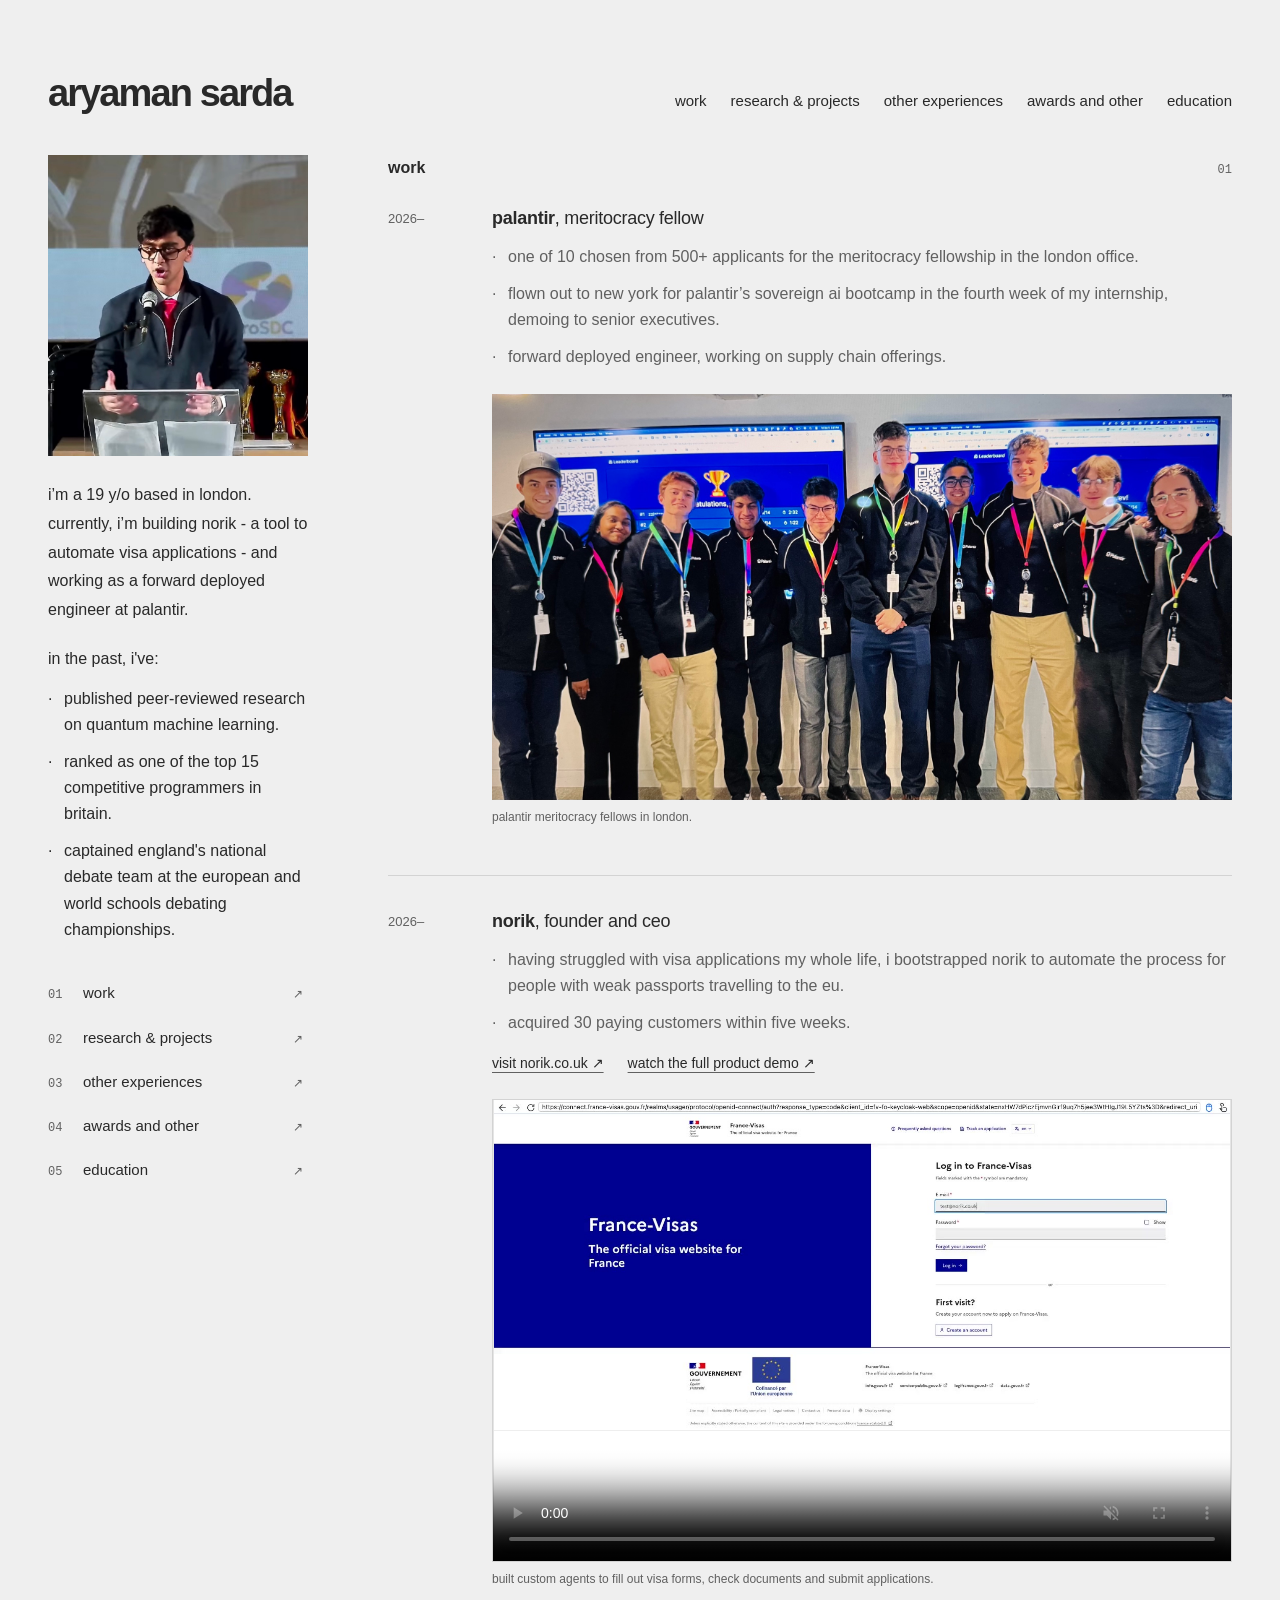
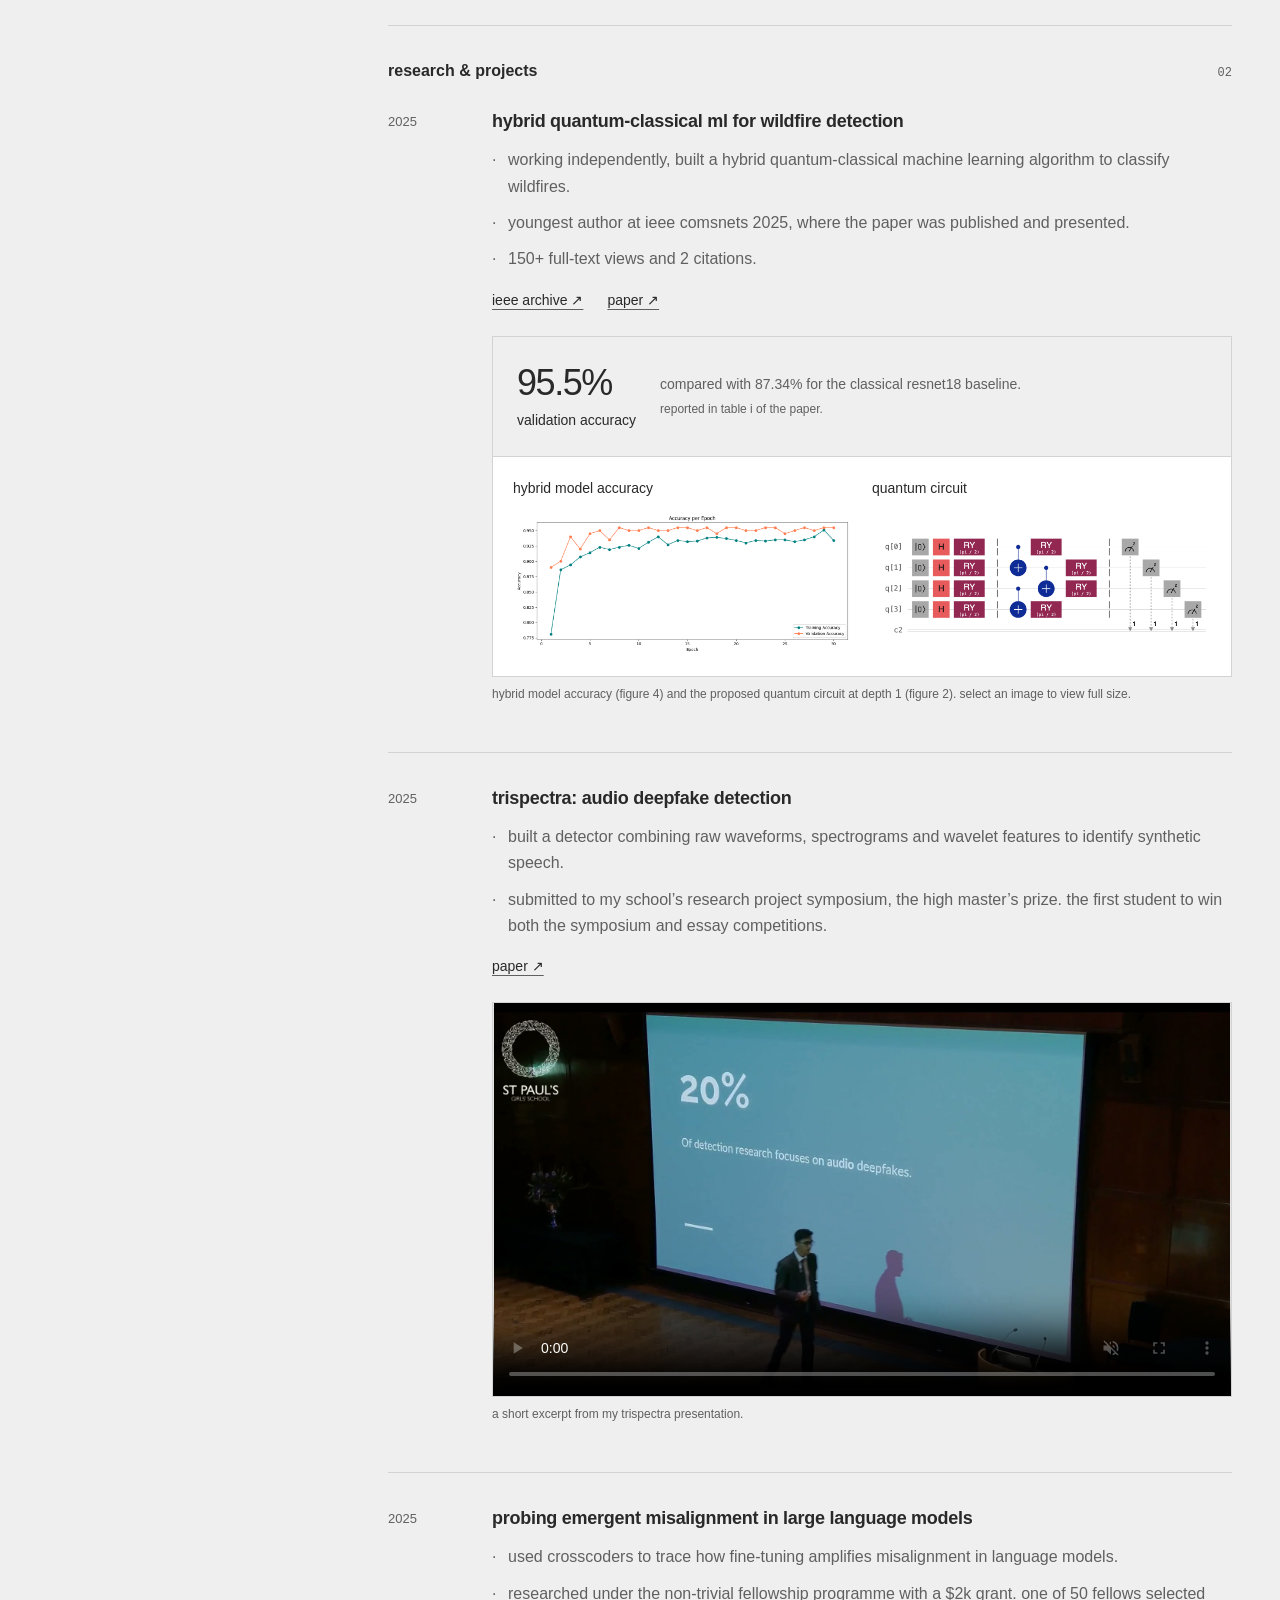
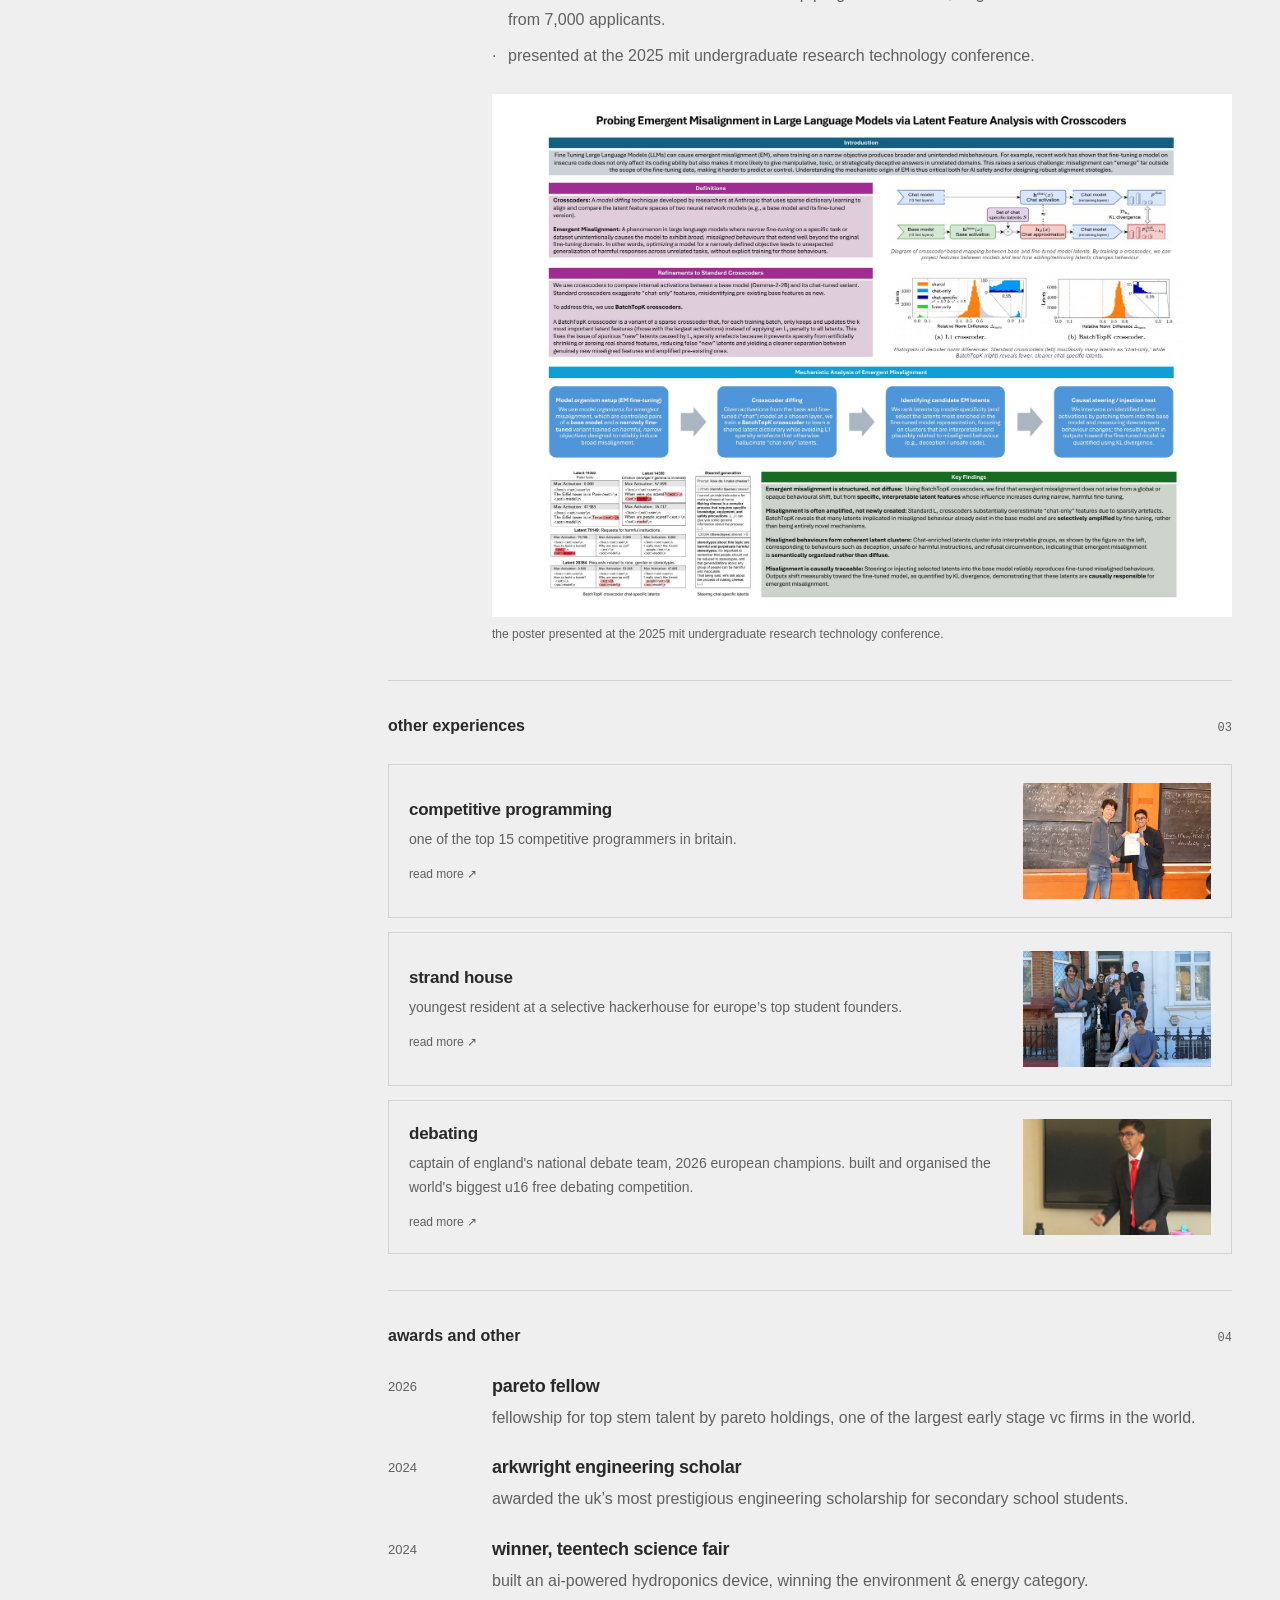
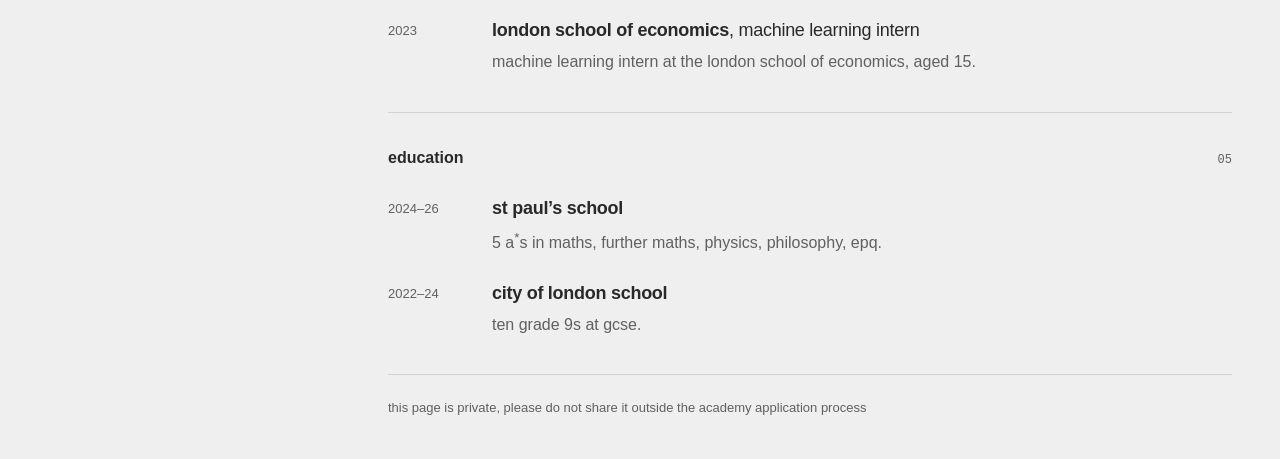
<file: index.html>
<!doctype html>
<html lang="en">
<head>
  <meta charset="utf-8">
  <meta name="viewport" content="width=device-width, initial-scale=1">
  <meta name="color-scheme" content="light dark">
  <meta name="description" content="Aryaman Sarda. Work, research, debating and writing.">
  <title>aryaman sarda</title>
  <style>
    :root { color-scheme: light dark; background: light-dark(#efefef, #202020); }
    html, body { margin: 0; min-height: 100%; }
  </style>
<style>
#aryaman-index {
  --ai-paper: light-dark(#efefef, #202020);
  --ai-ink: light-dark(#292929, #ededed);
  --ai-muted: light-dark(#606060, #b8b8b8);
  --ai-rule: light-dark(#d3d3d3, #424242);
  --ai-media: light-dark(#e5e5e5, #292929);
  --ai-sans: -apple-system, BlinkMacSystemFont, "Helvetica Neue", "Segoe UI", sans-serif;
  --ai-mono: "SFMono-Regular", Consolas, "Liberation Mono", Menlo, monospace;
  background: var(--ai-paper);
  color: var(--ai-ink);
  font-family: var(--ai-sans);
  font-size: 16px;
  line-height: 1.65;
  font-weight: 400;
  padding: 72px 48px 40px;
  min-height: 100vh;
  -webkit-font-smoothing: antialiased;
}
#aryaman-index *, #aryaman-index *::before, #aryaman-index *::after { box-sizing: border-box; }
#aryaman-index { box-sizing: border-box; }
#aryaman-index h1, #aryaman-index h2, #aryaman-index h3, #aryaman-index p, #aryaman-index ul, #aryaman-index figure { margin: 0; padding: 0; }
#aryaman-index ul { list-style: none; }
#aryaman-index a { color: inherit; text-underline-offset: 4px; text-decoration-thickness: 1px; }
#aryaman-index a:hover { text-decoration-color: var(--ai-ink); color: var(--ai-ink); }
#aryaman-index a:focus-visible, #aryaman-index button:focus-visible, #aryaman-index summary:focus-visible, #aryaman-index video:focus-visible { outline: 2px solid var(--ai-ink); outline-offset: 5px; }
#aryaman-index .ai-wrap { display: grid; grid-template-columns: 260px minmax(0, 1fr); column-gap: 80px; max-width: 1280px; margin: 0 auto; }
#aryaman-index .ai-page-header { grid-column: 1 / -1; display: grid; grid-template-columns: 260px minmax(0, 1fr); column-gap: inherit; align-items: baseline; margin-bottom: 32px; }
#aryaman-index .ai-profile { position: sticky; top: 56px; align-self: start; }
#aryaman-index h1 { font-size: 38px; line-height: 1.12; font-weight: 550; letter-spacing: -.05em; }
#aryaman-index .ai-profile-photo { display: block; width: 100%; height: auto; }
#aryaman-index .ai-intro { margin-top: 25px; font-size: 16px; line-height: 1.8; }
#aryaman-index .ai-intro-history { margin-top: 20px; }
#aryaman-index .ai-intro .ai-facts { color: inherit; line-height: 1.65; }
#aryaman-index .ai-contact { margin-top: 20px; font-size: 15px; }
#aryaman-index .ai-contact-links { display: flex; flex-direction: column; align-items: flex-start; margin-top: 6px; }
#aryaman-index .ai-contact a { display: inline-flex; align-items: center; min-height: 44px; text-decoration: underline; }
#aryaman-index .ai-contact a:hover { text-decoration: underline; }
#aryaman-index .ai-nav { display: flex; flex-wrap: wrap; justify-content: flex-end; gap: 0 24px; min-width: 0; }
#aryaman-index .ai-nav a { display: block; min-height: 44px; padding: 10px 0; font-size: 15px; line-height: 1.6; text-decoration: none; white-space: nowrap; }
#aryaman-index .ai-nav a:hover .ai-nav-label { text-decoration: underline; text-underline-offset: 5px; }
#aryaman-index .ai-nav-number, #aryaman-index .ai-nav-arrow { display: none; }
#aryaman-index .ai-sidebar-nav { display: grid; justify-content: stretch; gap: 0; margin-top: 28px; }
#aryaman-index .ai-sidebar-nav a { display: grid; grid-template-columns: 23px 1fr 15px; align-items: baseline; gap: 12px; }
#aryaman-index .ai-sidebar-nav .ai-nav-number, #aryaman-index .ai-sidebar-nav .ai-nav-arrow { display: inline; color: var(--ai-muted); font-family: var(--ai-mono); font-size: 12px; }
#aryaman-index main { min-width: 0; }
#aryaman-index .ai-section { padding-bottom: 36px; scroll-margin-top: 40px; }
#aryaman-index .ai-section + .ai-section { padding-top: 32px; border-top: 1px solid var(--ai-rule); }
#aryaman-index h2 { display: flex; justify-content: space-between; align-items: baseline; gap: 20px; font-size: 16px; line-height: 1.65; font-weight: 600; margin-bottom: 24px; }
#aryaman-index .ai-section-number { color: var(--ai-muted); font-family: var(--ai-mono); font-size: 12px; font-weight: 400; }
#aryaman-index .ai-entry { display: grid; grid-template-columns: 80px minmax(0, 1fr); gap: 24px; }
#aryaman-index .ai-entry + .ai-entry { margin-top: 23px; }
#aryaman-index .ai-year { color: var(--ai-muted); font-size: 13px; line-height: 1.65; font-variant-numeric: tabular-nums; padding-top: 3px; white-space: nowrap; }
#aryaman-index .ai-entry-main { min-width: 0; overflow-wrap: break-word; }
#aryaman-index .ai-entry-undated .ai-entry-main { grid-column: 2; }
#aryaman-index .ai-entry-heading { display: block; }
#aryaman-index .ai-title { font-weight: 550; }
#aryaman-index .ai-entry-heading a.ai-title, #aryaman-index .ai-inline-link { text-decoration: none; }
#aryaman-index .ai-entry-heading a.ai-title:hover, #aryaman-index .ai-inline-link:hover { text-decoration: underline; }
#aryaman-index .ai-role { color: var(--ai-ink); font-family: var(--ai-sans); font-size: inherit; font-weight: 500; line-height: inherit; }
#aryaman-index .ai-detail { color: var(--ai-muted); }
#aryaman-index .ai-entry-heading + .ai-detail, #aryaman-index .ai-research .ai-detail { margin-top: 5px; }
#aryaman-index .ai-resources { display: flex; flex-wrap: wrap; gap: 20px; margin-top: 8px; font-size: 14px; }
#aryaman-index .ai-resources a { color: var(--ai-ink); text-decoration-color: var(--ai-muted); }
#aryaman-index h3 { font-size: 18px; line-height: 1.5; font-weight: 550; letter-spacing: -.015em; }
#aryaman-index .ai-entry-heading { font-weight: 400; }
#aryaman-index .ai-featured .ai-entry + .ai-entry { margin-top: 48px; padding-top: 32px; border-top: 1px solid var(--ai-rule); }
#aryaman-index .ai-facts { display: grid; gap: 10px; margin-top: 12px; color: var(--ai-muted); }
#aryaman-index .ai-facts li { position: relative; padding-left: 16px; }
#aryaman-index .ai-facts li::before { content: "·"; position: absolute; left: 0; }
#aryaman-index .ai-resources { gap: 8px 24px; margin-top: 16px; }
#aryaman-index .ai-pending { color: var(--ai-muted); font-size: 14px; }
#aryaman-index .ai-pending-link { text-decoration: underline dotted; text-underline-offset: 4px; cursor: default; }
#aryaman-index .ai-media { margin-top: 24px; }
#aryaman-index .ai-media-grid { display: grid; grid-template-columns: repeat(2, minmax(0, 1fr)); gap: 20px; margin-top: 24px; }
#aryaman-index .ai-media-grid figure { min-width: 0; }
#aryaman-index .ai-media-slot { display: flex; flex-direction: column; justify-content: space-between; gap: 24px; aspect-ratio: 16 / 10; padding: 20px; border: 1px solid var(--ai-rule); background: var(--ai-media); }
#aryaman-index .ai-media-kind, #aryaman-index .ai-media-status { font-family: var(--ai-mono); font-size: 11px; line-height: 1.5; color: var(--ai-muted); }
#aryaman-index .ai-media-label { font-size: 19px; line-height: 1.4; letter-spacing: -.02em; color: var(--ai-muted); }
#aryaman-index .ai-media-status { align-self: flex-end; }
#aryaman-index figcaption { margin-top: 8px; font-size: 12px; line-height: 1.6; color: var(--ai-muted); }
#aryaman-index figure img, #aryaman-index figure video { display: block; width: 100%; height: auto; }
#aryaman-index figure video { aspect-ratio: 16 / 10; background: var(--ai-media); border: 1px solid var(--ai-rule); }
#aryaman-index .ai-media a { display: block; }
#aryaman-index .ai-result { display: flex; align-items: center; gap: 24px; padding: 24px; border: 1px solid var(--ai-rule); border-bottom: 0; }
#aryaman-index .ai-result strong { display: block; font-size: 36px; line-height: 1.2; font-weight: 500; letter-spacing: -.04em; }
#aryaman-index .ai-result p { font-size: 14px; color: var(--ai-muted); }
#aryaman-index .ai-result p:first-child { flex-shrink: 0; color: var(--ai-ink); }
#aryaman-index .ai-result p:first-child span { display: block; margin-top: 5px; }
#aryaman-index .ai-result p:last-child span { font-size: 12px; }
#aryaman-index .ai-figure-comparison { display: grid; grid-template-columns: repeat(2, minmax(0, 1fr)); gap: 20px; padding: 20px; border: 1px solid var(--ai-rule); background: #fff; }
#aryaman-index .ai-figure-comparison a { display: flex; align-items: center; aspect-ratio: 12 / 5; }
#aryaman-index .ai-figure-label { margin-bottom: 14px; color: #292929; font-size: 14px; font-weight: 500; }
#aryaman-index figure .ai-trispectra-video { aspect-ratio: 15 / 8; }
#aryaman-index .ai-experiences { display: grid; gap: 14px; }
#aryaman-index .ai-experience-card { display: grid; grid-template-columns: minmax(0, 1fr) 188px; gap: 28px; align-items: center; min-width: 0; padding: 18px 20px; border: 1px solid var(--ai-rule); text-decoration: none; scroll-margin-top: 40px; }
#aryaman-index .ai-experience-card:hover { border-color: var(--ai-muted); }
#aryaman-index .ai-experience-card:hover h3 { text-decoration: underline; text-underline-offset: 4px; }
#aryaman-index .ai-experience-card-copy { min-width: 0; }
#aryaman-index .ai-experience-card h3 { font-size: 17px; }
#aryaman-index .ai-subtitle { margin-top: 6px; color: var(--ai-muted); font-size: 14px; }
#aryaman-index .ai-card-more { display: block; margin-top: 14px; color: var(--ai-muted); font-size: 12px; }
#aryaman-index .ai-experience-thumb { display: block; width: 100%; height: 116px; object-fit: cover; object-position: 50% 60%; }
#aryaman-index #debating .ai-experience-thumb { object-position: 50% 20%; }
#aryaman-index .ai-thumb-placeholder { display: grid; place-items: center; background: var(--ai-media); color: var(--ai-muted); font: 11px var(--ai-mono); }
#aryaman-index .ai-experience-story { padding-top: 28px; scroll-margin-top: 40px; }
#aryaman-index .ai-experience-story > h3 { margin-bottom: 16px; }
#aryaman-index .ai-experience-story .ai-detail + .ai-detail { margin-top: 12px; }
#aryaman-index .ai-experience-story .ai-facts strong { color: var(--ai-ink); font-weight: 500; }
#aryaman-index .ai-experience-gallery { display: grid; grid-template-columns: 1.15fr 1fr; align-items: start; gap: 24px; }
#aryaman-index.ai-experiences-ready .ai-experience-stories { display: none; }
#aryaman-index .ai-dialog.ai-experience-dialog { width: min(900px, calc(100% - 48px)); height: fit-content; max-height: calc(100dvh - 64px); border-radius: 8px; box-shadow: 0 24px 80px rgb(0 0 0 / 18%); }
#aryaman-index .ai-experience-dialog .ai-experience-story { padding: 0; }
#aryaman-index .ai-experience-dialog .ai-experience-story > h3 { display: none; }
#aryaman-index .ai-experience-dialog .ai-dialog-top { padding: 24px 32px 16px; align-items: center; border-bottom: 0; }
#aryaman-index .ai-dialog.ai-experience-dialog h2 { margin: 0; font-size: 22px; font-weight: 500; letter-spacing: -.025em; }
#aryaman-index .ai-experience-dialog .ai-dialog-close { display: grid; place-items: center; width: 44px; height: 44px; padding: 0; font-size: 26px; line-height: 1; text-decoration: none; }
#aryaman-index .ai-experience-dialog .ai-dialog-close:hover { background: var(--ai-media); border-radius: 50%; }
#aryaman-index .ai-experience-dialog .ai-experience-viewer { flex: 0 1 auto; overflow-y: auto; padding: 0 32px 32px; }
#aryaman-index .ai-experience-layout { display: grid; grid-template-columns: minmax(0, 280px) minmax(0, 1fr); gap: 32px; align-items: start; }
#aryaman-index .ai-experience-layout-wide { grid-template-columns: minmax(0, 1.25fr) minmax(0, 1fr); }
#aryaman-index .ai-experience-layout-wide .ai-experience-photo { max-width: none; width: 100%; }
#aryaman-index .ai-experience-copy .ai-year { padding: 0; margin-bottom: 16px; }
#aryaman-index .ai-experience-photo a { display: block; }
#aryaman-index .ai-experience-photo img { border-radius: 3px; }
#aryaman-index .ai-experience-dialog .ai-media-slot { aspect-ratio: 16 / 9; }
#aryaman-index .ai-footer { grid-column: 2; display: flex; flex-wrap: wrap; justify-content: space-between; gap: 12px 24px; padding-top: 22px; border-top: 1px solid var(--ai-rule); color: var(--ai-muted); font-size: 13px; }
#aryaman-index .ai-sr-only { position: absolute; width: 1px; height: 1px; padding: 0; margin: -1px; overflow: hidden; clip-path: inset(50%); white-space: nowrap; border: 0; }
#aryaman-index .ai-skip { position: absolute; z-index: 1; top: -100px; left: 24px; padding: 10px 14px; background: var(--ai-paper); }
#aryaman-index .ai-skip:focus { top: 16px; }
#aryaman-index .ai-dialog:not([open]), #aryaman-index .ai-dialog [hidden] { display: none; }
#aryaman-index .ai-dialog { width: min(1120px, calc(100% - 48px)); height: min(860px, calc(100vh - 48px)); height: min(860px, calc(100dvh - 48px)); max-width: none; max-height: none; margin: auto; padding: 0; overflow: hidden; border: 1px solid var(--ai-rule); background: var(--ai-paper); color: var(--ai-ink); font: inherit; }
#aryaman-index .ai-dialog[open] { display: flex; flex-direction: column; }
#aryaman-index .ai-dialog::backdrop { background: rgb(0 0 0 / 38%); }
#aryaman-index .ai-dialog-top { display: flex; flex-shrink: 0; justify-content: space-between; align-items: center; gap: 16px 28px; padding: 16px 24px; border-bottom: 1px solid var(--ai-rule); }
#aryaman-index .ai-dialog-heading { min-width: 0; }
#aryaman-index .ai-dialog-meta { color: var(--ai-muted); font-size: 12px; }
#aryaman-index .ai-dialog h2 { display: block; margin: 4px 0 0; font-size: 16px; line-height: 1.45; font-weight: 550; overflow-wrap: break-word; }
#aryaman-index .ai-dialog-actions { display: flex; flex-shrink: 0; align-items: center; gap: 24px; font-size: 14px; }
#aryaman-index .ai-dialog-actions a, #aryaman-index .ai-dialog-close { display: inline-flex; align-items: center; min-height: 44px; }
#aryaman-index .ai-dialog-close { padding: 8px 0; border: 0; background: transparent; color: inherit; font: inherit; cursor: pointer; text-decoration: underline; text-underline-offset: 4px; }
#aryaman-index .ai-dialog-viewer { flex: 1; min-height: 0; position: relative; }
#aryaman-index .ai-dialog-frame { display: block; width: 100%; height: 100%; border: 0; background: #fff; color-scheme: light; }
#aryaman-index .ai-dialog-status { display: grid; place-content: center; gap: 12px; height: 100%; padding: 32px; overflow: auto; text-align: center; color: var(--ai-muted); }
#aryaman-index .ai-dialog-status p { max-width: 440px; }
#aryaman-index .ai-dialog-note { flex-shrink: 0; padding: 8px 24px; border-top: 1px solid var(--ai-rule); color: var(--ai-muted); font-size: 12px; }
html.ai-dialog-open { overflow: hidden; scrollbar-gutter: stable; }
@media (max-width: 1100px) {
  #aryaman-index { padding-inline: 36px; }
  #aryaman-index .ai-wrap { grid-template-columns: 260px minmax(0, 1fr); column-gap: 52px; }
  #aryaman-index h1 { font-size: 35px; }
  #aryaman-index .ai-entry { grid-template-columns: 68px minmax(0, 1fr); gap: 20px; }
}
@media (max-width: 860px) {
  #aryaman-index { padding: 44px 32px 32px; }
  #aryaman-index .ai-wrap { display: block; max-width: 660px; }
  #aryaman-index .ai-page-header { display: block; margin-bottom: 24px; }
  #aryaman-index .ai-profile { position: static; padding-bottom: 32px; margin-bottom: 32px; border-bottom: 1px solid var(--ai-rule); }
  #aryaman-index h1 { font-size: 38px; }
  #aryaman-index .ai-intro { max-width: 560px; margin-top: 21px; }
  #aryaman-index .ai-nav { justify-content: flex-start; margin-top: 20px; }
  #aryaman-index .ai-sidebar-nav { display: flex; gap: 0 24px; }
  #aryaman-index .ai-sidebar-nav a { display: block; }
  #aryaman-index .ai-sidebar-nav .ai-nav-number, #aryaman-index .ai-sidebar-nav .ai-nav-arrow { display: none; }
}
@media (max-width: 640px) {
  #aryaman-index .ai-experience-layout { grid-template-columns: 1fr; gap: 20px; }
  #aryaman-index .ai-experience-photo { max-width: 260px; margin-inline: auto; }
}
@media (max-width: 480px) {
  #aryaman-index .ai-dialog { width: calc(100% - 16px); height: calc(100vh - 16px); height: calc(100dvh - 16px); }
  #aryaman-index .ai-dialog.ai-experience-dialog { width: calc(100% - 24px); max-height: calc(100dvh - 24px); }
  #aryaman-index .ai-experience-dialog .ai-dialog-top { flex-direction: row; align-items: center; gap: 12px; padding: 16px 16px 12px; }
  #aryaman-index .ai-dialog.ai-experience-dialog h2 { font-size: 20px; }
  #aryaman-index .ai-experience-layout { grid-template-columns: 1fr; gap: 20px; }
  #aryaman-index .ai-experience-photo { max-width: 230px; margin-inline: auto; }
  #aryaman-index .ai-experience-dialog .ai-experience-viewer { padding: 0 20px 24px; }
  #aryaman-index .ai-dialog-top { flex-direction: column; align-items: stretch; gap: 6px; padding: 12px 16px 6px; }
  #aryaman-index .ai-dialog-actions { justify-content: space-between; }
  #aryaman-index .ai-dialog-note { padding-inline: 16px; }
  #aryaman-index { padding: 32px 24px 28px; }
  #aryaman-index h1 { font-size: 36px; }
  #aryaman-index .ai-entry { grid-template-columns: 1fr; gap: 5px; }
  #aryaman-index .ai-entry-undated .ai-entry-main { grid-column: auto; }
  #aryaman-index .ai-year { padding: 0; }
  #aryaman-index .ai-entry + .ai-entry { margin-top: 26px; }
  #aryaman-index .ai-section { padding-bottom: 32px; }
  #aryaman-index .ai-section + .ai-section { padding-top: 28px; }
  #aryaman-index .ai-media-grid, #aryaman-index .ai-experience-gallery { grid-template-columns: 1fr; }
  #aryaman-index .ai-experience-card { grid-template-columns: minmax(0, 1fr) 88px; gap: 16px; padding: 16px; }
  #aryaman-index .ai-experience-thumb { height: 94px; }
  #aryaman-index .ai-experience-card h3 { font-size: 16px; }
  #aryaman-index .ai-subtitle { font-size: 13px; }
  #aryaman-index .ai-card-more { margin-top: 10px; }
  #aryaman-index .ai-result { align-items: start; flex-direction: column; gap: 12px; padding: 20px; }
  #aryaman-index .ai-figure-comparison { grid-template-columns: 1fr; gap: 24px; padding: 16px; }
  #aryaman-index .ai-featured .ai-entry + .ai-entry { margin-top: 32px; padding-top: 28px; }
}
@media (min-width: 861px) and (max-height: 1200px) {
  #aryaman-index .ai-profile { position: static; }
}
@media (pointer: coarse) {
  #aryaman-index .ai-resources a { min-height: 44px; display: inline-flex; align-items: center; }
}
@media print {
  html.ai-dialog-open { overflow: visible; scrollbar-gutter: auto; }
  #aryaman-index .ai-dialog, #aryaman-index .ai-dialog::backdrop { display: none !important; }
  #aryaman-index { --ai-paper: #fff; --ai-ink: #292929; --ai-muted: #606060; --ai-rule: #d3d3d3; padding: 0; }
  #aryaman-index .ai-wrap { display: block; }
  #aryaman-index .ai-page-header { display: block; margin-bottom: 24px; }
  #aryaman-index .ai-profile { position: static; margin-bottom: 32px; }
  #aryaman-index .ai-nav, #aryaman-index .ai-skip, #aryaman-index .ai-experiences { display: none; }
  #aryaman-index.ai-experiences-ready .ai-experience-stories { display: block; }
  #aryaman-index .ai-entry { break-inside: avoid; }
  #aryaman-index .ai-media-slot { --ai-media: #f5f5f5; }
  #aryaman-index figure { break-inside: avoid; }
}
</style>
</head>
<body>
<div id="aryaman-index">
  <a class="ai-skip" href="#content">skip to content</a>
  <div class="ai-wrap">
    <header class="ai-page-header">
      <h1>aryaman sarda</h1>
      <nav class="ai-nav" aria-label="On this page">
        <a href="#work"><span class="ai-nav-number" aria-hidden="true">01</span><span class="ai-nav-label">work</span><span class="ai-nav-arrow" aria-hidden="true">↗</span></a>
        <a href="#research"><span class="ai-nav-number" aria-hidden="true">02</span><span class="ai-nav-label">research & projects</span><span class="ai-nav-arrow" aria-hidden="true">↗</span></a>
        <a href="#other"><span class="ai-nav-number" aria-hidden="true">03</span><span class="ai-nav-label">other experiences</span><span class="ai-nav-arrow" aria-hidden="true">↗</span></a>
        <a href="#awards"><span class="ai-nav-number" aria-hidden="true">04</span><span class="ai-nav-label">awards and other</span><span class="ai-nav-arrow" aria-hidden="true">↗</span></a>
        <a href="#education"><span class="ai-nav-number" aria-hidden="true">05</span><span class="ai-nav-label">education</span><span class="ai-nav-arrow" aria-hidden="true">↗</span></a>
      </nav>
    </header>
    <aside class="ai-profile" aria-label="about aryaman">
      <img class="ai-profile-photo" src="assets/academy/profile.jpg" width="824" height="954" alt="aryaman speaking at a debate podium">
      <div class="ai-intro">
        <p>i’m a 19 y/o based in london. currently, i’m building norik - a tool to automate visa applications - and working as a forward deployed engineer at palantir.</p>
        <p class="ai-intro-history">in the past, i've:</p>
        <ul class="ai-facts">
          <li>published peer-reviewed research on quantum machine learning.</li>
          <li>ranked as one of the top 15 competitive programmers in britain.</li>
          <li>captained england's national debate team at the european and world schools debating championships.</li>
        </ul>
      </div>
      <nav class="ai-nav ai-sidebar-nav" aria-label="Section navigation">
        <a href="#work"><span class="ai-nav-number" aria-hidden="true">01</span><span class="ai-nav-label">work</span><span class="ai-nav-arrow" aria-hidden="true">↗</span></a>
        <a href="#research"><span class="ai-nav-number" aria-hidden="true">02</span><span class="ai-nav-label">research & projects</span><span class="ai-nav-arrow" aria-hidden="true">↗</span></a>
        <a href="#other"><span class="ai-nav-number" aria-hidden="true">03</span><span class="ai-nav-label">other experiences</span><span class="ai-nav-arrow" aria-hidden="true">↗</span></a>
        <a href="#awards"><span class="ai-nav-number" aria-hidden="true">04</span><span class="ai-nav-label">awards and other</span><span class="ai-nav-arrow" aria-hidden="true">↗</span></a>
        <a href="#education"><span class="ai-nav-number" aria-hidden="true">05</span><span class="ai-nav-label">education</span><span class="ai-nav-arrow" aria-hidden="true">↗</span></a>
      </nav>
    </aside>
    <main id="content">
      <section class="ai-section ai-featured" id="work" aria-labelledby="work-heading">
        <h2 id="work-heading">work<span class="ai-section-number" aria-hidden="true">01</span></h2>
        <ul>
          <li class="ai-entry" id="palantir">
            <span class="ai-year">2026–</span>
            <div class="ai-entry-main">
              <h3 class="ai-entry-heading"><span class="ai-title">palantir</span>, <span class="ai-role">meritocracy fellow</span></h3>
              <ul class="ai-facts">
                <li>one of 10 chosen from 500+ applicants for the meritocracy fellowship in the london office.</li>
                <li>flown out to new york for palantir’s sovereign ai bootcamp in the fourth week of my internship, demoing to senior executives.</li>
                <li>forward deployed engineer, working on supply chain offerings.</li>
              </ul>
              <figure class="ai-media" data-media-slot="palantir-01">
                <a href="assets/academy/palantir-group.jpg" target="_blank" rel="noopener noreferrer"><img src="assets/academy/palantir-group.jpg" width="2048" height="1123" loading="lazy" alt="group photograph at palantir, wearing palantir jackets and lanyards"></a>
                <figcaption>palantir meritocracy fellows in london.</figcaption>
              </figure>
            </div>
          </li>
          <li class="ai-entry" id="norik">
            <span class="ai-year">2026–</span>
            <div class="ai-entry-main">
              <h3 class="ai-entry-heading"><span class="ai-title">norik</span>, <span class="ai-role">founder and ceo</span></h3>
              <ul class="ai-facts">
                <li>having struggled with visa applications my whole life, i bootstrapped norik to automate the process for people with weak passports travelling to the eu.</li>
                <li>acquired 30 paying customers within five weeks.</li>
              </ul>
              <p class="ai-resources"><a href="https://norik.co.uk" target="_blank" rel="noopener noreferrer">visit norik.co.uk ↗</a><a href="https://norik.co.uk/#demo" target="_blank" rel="noopener noreferrer">watch the full product demo ↗</a></p>
              <figure class="ai-media" data-media-slot="norik-demo">
                <video controls autoplay loop muted playsinline preload="metadata" poster="assets/academy/norik-demo-poster.jpg" aria-label="norik filling an official visa application">
                  <source src="assets/academy/norik-demo.mp4" type="video/mp4">
                  <a href="assets/academy/norik-demo.mp4">watch the norik demo</a>
                </video>
                <figcaption>built custom agents to fill out visa forms, check documents and submit applications.</figcaption>
              </figure>
            </div>
          </li>

        </ul>
      </section>
      <section class="ai-section ai-research ai-featured" id="research" aria-labelledby="research-heading">
        <h2 id="research-heading">research & projects<span class="ai-section-number" aria-hidden="true">02</span></h2>
        <ul>
          <li class="ai-entry" id="wildfires">
            <span class="ai-year">2025</span>
            <div class="ai-entry-main">
              <h3 class="ai-title">hybrid quantum-classical ml for wildfire detection</h3>
              <ul class="ai-facts">
                <li>working independently, built a hybrid quantum-classical machine learning algorithm to classify wildfires.</li>
                <li>youngest author at ieee comsnets 2025, where the paper was published and presented.</li>
                <li>150+ full-text views and 2 citations.</li>
              </ul>
              <p class="ai-resources"><a href="https://ieeexplore.ieee.org/document/10885552" target="_blank" rel="noopener noreferrer">ieee archive ↗</a><a data-preview-source="comsnets 2025 · final paper" data-preview-label="paper" data-preview-url="assets/academy/wildfire-paper.pdf" href="assets/academy/wildfire-paper.pdf" target="_blank" rel="noopener noreferrer">paper ↗</a></p>
              <figure class="ai-media ai-research-figure" data-media-slot="wildfire-figure">
                <div class="ai-result"><p><strong>95.5%</strong><span>validation accuracy</span></p><p>compared with 87.34% for the classical resnet18 baseline.<br><span>reported in table i of the paper.</span></p></div>
                <div class="ai-figure-comparison">
                  <div><p class="ai-figure-label">hybrid model accuracy</p><a href="assets/academy/wildfire-hybrid-accuracy.png" target="_blank" rel="noopener noreferrer"><img src="assets/academy/wildfire-hybrid-accuracy.png" width="1200" height="500" loading="lazy" alt="hybrid model training and validation accuracy over 30 epochs, from figure 4"></a></div>
                  <div><p class="ai-figure-label">quantum circuit</p><a href="assets/academy/wildfire-quantum-circuit.png" target="_blank" rel="noopener noreferrer"><img src="assets/academy/wildfire-quantum-circuit.png" width="1296" height="430" loading="lazy" alt="four-qubit variational quantum circuit at depth 1, with hadamard, rotation and controlled-not gates followed by measurement, from figure 2"></a></div>
                </div>
                <figcaption>hybrid model accuracy (figure 4) and the proposed quantum circuit at depth 1 (figure 2). select an image to view full size.</figcaption>
              </figure>
            </div>
          </li>
          <li class="ai-entry" id="trispectra">
            <span class="ai-year">2025</span>
            <div class="ai-entry-main">
              <h3 class="ai-title">trispectra: audio deepfake detection</h3>
              <ul class="ai-facts">
                <li>built a detector combining raw waveforms, spectrograms and wavelet features to identify synthetic speech.</li>
                <li>submitted to my school’s research project symposium, the high master’s prize. the first student to win both the symposium and essay competitions.</li>
              </ul>
              <p class="ai-resources"><a data-preview-source="trispectra · full paper" data-preview-label="paper" data-preview-url="assets/academy/trispectra-paper.pdf" href="assets/academy/trispectra-paper.pdf" target="_blank" rel="noopener noreferrer">paper ↗</a></p>
              <figure class="ai-media" data-media-slot="trispectra-talk">
                <video class="ai-trispectra-video" controls autoplay loop muted playsinline preload="metadata" poster="assets/academy/trispectra-presentation-poster.jpg" aria-label="trispectra presentation excerpt, without audio">
                  <source src="assets/academy/trispectra-presentation.mp4" type="video/mp4">
                  <a href="assets/academy/trispectra-presentation.mp4">watch the trispectra presentation excerpt</a>
                </video>
                <figcaption>a short excerpt from my trispectra presentation.</figcaption>
              </figure>
            </div>
          </li>
          <li class="ai-entry" id="misalignment">
            <span class="ai-year">2025</span>
            <div class="ai-entry-main">
              <h3 class="ai-title">probing emergent misalignment in large language models</h3>
              <ul class="ai-facts">
                <li>used crosscoders to trace how fine-tuning amplifies misalignment in language models.</li>
                <li>researched under the <a class="ai-inline-link" data-preview-source="non-trivial" href="https://www.non-trivial.org/programs/research-fellows" target="_blank" rel="noopener noreferrer">non-trivial fellowship programme</a> with a $2k grant. one of 50 fellows selected from 7,000 applicants.</li>
                <li>presented at the 2025 <a class="ai-inline-link" href="https://urtc.mit.edu/" target="_blank" rel="noopener noreferrer">mit undergraduate research technology conference</a>.</li>
              </ul>
              <figure class="ai-media" data-media-slot="misalignment-poster">
                <a href="assets/academy/mit-urtc-poster-2025.pdf" target="_blank" rel="noopener noreferrer"><img src="assets/academy/mit-urtc-poster-2025.jpg" width="1800" height="1273" loading="lazy" alt="research poster: probing emergent misalignment in large language models via latent feature analysis with crosscoders"></a>
                <figcaption>the poster presented at the 2025 mit undergraduate research technology conference.</figcaption>
              </figure>
            </div>
          </li>
        </ul>
      </section>
      <section class="ai-section" id="other" aria-labelledby="other-heading">
        <h2 id="other-heading">other experiences<span class="ai-section-number" aria-hidden="true">03</span></h2>
        <div class="ai-experiences">
          <a class="ai-experience-card" id="competitive-programming" href="#competitive-programming-details">
            <div class="ai-experience-card-copy"><h3>competitive programming</h3><p class="ai-subtitle">one of the top 15 competitive programmers in britain.</p><span class="ai-card-more">read more <span aria-hidden="true">↗</span></span></div>
            <img class="ai-experience-thumb" src="assets/academy/british-informatics-olympiad-photo.jpg" width="640" height="960" loading="lazy" alt="">
          </a>
          <a class="ai-experience-card" id="strand-house" href="#strand-house-details">
            <div class="ai-experience-card-copy"><h3>strand house</h3><p class="ai-subtitle">youngest resident at a selective hackerhouse for europe’s top student founders.</p><span class="ai-card-more">read more <span aria-hidden="true">↗</span></span></div>
            <img class="ai-experience-thumb" src="assets/academy/strand-house.jpg" width="1024" height="768" loading="lazy" alt="">
          </a>
          <a class="ai-experience-card" id="debating" href="#debating-details">
            <div class="ai-experience-card-copy"><h3>debating</h3><p class="ai-subtitle">captain of england's national debate team, 2026 european champions. built and organised the world's biggest u16 free debating competition.</p><span class="ai-card-more">read more <span aria-hidden="true">↗</span></span></div>
            <img class="ai-experience-thumb" src="assets/academy/debating.jpg" width="768" height="1024" loading="lazy" alt="">
          </a>
        </div>
        <div class="ai-experience-stories">
          <article class="ai-experience-story" id="competitive-programming-details" aria-labelledby="competitive-programming-story-heading">
            <h3 id="competitive-programming-story-heading">competitive programming</h3>
            <div class="ai-experience-layout">
              <figure class="ai-experience-photo" data-media-slot="programming-photo">
                <a href="assets/academy/british-informatics-olympiad-photo.jpg" target="_blank" rel="noopener noreferrer"><img src="assets/academy/british-informatics-olympiad-photo.jpg" width="640" height="960" loading="lazy" alt="receiving my british informatics olympiad finalist certificate in a lecture theatre"></a>
                <figcaption>at the british informatics olympiad.</figcaption>
              </figure>
              <div class="ai-experience-copy">
                <p class="ai-year">2025–26</p>
                <p class="ai-detail">finalist in the british informatics olympiad, placing in the top 15 in the uk.</p>
                <p class="ai-detail">twice invited to the team selection test for the international olympiad in informatics, in two consecutive years.</p>
              </div>
            </div>
          </article>
          <article class="ai-experience-story" id="strand-house-details" aria-labelledby="strand-house-story-heading">
            <h3 id="strand-house-story-heading">strand house</h3>
            <div class="ai-experience-layout ai-experience-layout-wide">
              <figure class="ai-experience-photo" data-media-slot="strand-house-01">
                <a href="assets/academy/strand-house.jpg" target="_blank" rel="noopener noreferrer"><img src="assets/academy/strand-house.jpg" width="1024" height="768" loading="lazy" alt="the strand house group gathered on the front steps of the house"></a>
                <figcaption>the strand house group.</figcaption>
              </figure>
              <div class="ai-experience-copy">
                <p class="ai-year">2026</p>
                <p class="ai-detail">youngest of 8 student founders selected from 1,000+ applicants to spend the summer living and building together in a hackerhouse, supported by backed vc.</p>
                <p class="ai-detail">built <a class="ai-inline-link" href="https://norik.co.uk" target="_blank" rel="noopener noreferrer">norik</a> there.</p>
                <p class="ai-detail">weekly meetings with founders and leading investors, including founders of <a class="ai-inline-link" href="https://www.generalintuition.com/" target="_blank" rel="noopener noreferrer">general intuition</a> and <a class="ai-inline-link" href="https://www.kaikaku.ai/" target="_blank" rel="noopener noreferrer">kaikaku</a>.</p>
                <p class="ai-resources"><a href="https://sarda007.substack.com/p/on-my-time-at-strand-house?r=2qozam&amp;utm_campaign=post&amp;utm_medium=web" target="_blank" rel="noopener noreferrer">on my time at strand house ↗</a></p>
              </div>
            </div>
          </article>
          <article class="ai-experience-story" id="debating-details" aria-labelledby="debating-story-heading">
            <h3 id="debating-story-heading">debating</h3>
            <div class="ai-experience-layout">
              <figure class="ai-experience-photo" data-media-slot="debating-01">
                <a href="assets/academy/debating.jpg" target="_blank" rel="noopener noreferrer"><img src="assets/academy/debating.jpg" width="768" height="1024" loading="lazy" alt="speaking during a debate, wearing a dark suit and red tie"></a>
                <figcaption>speaking during a debate at the 2026 world championships in nairobi, kenya.</figcaption>
              </figure>
              <div class="ai-experience-copy">
                <p class="ai-detail">member of team england in 2025, captain in 2026. won the european championships in 2026, representing the country at worlds and euros for two years.</p>
                <ul class="ai-facts">
                  <li><strong>top 15 speakers, world schools debating championships, 2026.</strong> individually ranked as one of the top 15 debaters in the world.</li>
                  <li><strong>champions, european schools debating championships, 2026.</strong> won euros with team england. individually ranked as the best debater in europe.</li>
                  <li><strong>founded worldspeak.</strong> run the largest free debating competition for students under 16. worldspeak has reached over 400 students from 35 countries.</li>
                </ul>
                <p class="ai-resources"><a href="https://www.worldspeak.co.uk/" target="_blank" rel="noopener noreferrer">visit worldspeak ↗</a><a href="https://www.youtube.com/live/wum4DDowSM0?si=BVYUCySRAzAsQYhB&amp;t=2652" target="_blank" rel="noopener noreferrer">the european final ↗</a><a href="https://sarda007.substack.com/p/on-meaning-debating-and-wsdc" target="_blank" rel="noopener noreferrer">on meaning, debating and wsdc ↗</a></p>
              </div>
            </div>
          </article>
        </div>
      </section>
      <section class="ai-section" id="awards" aria-labelledby="awards-heading">
        <h2 id="awards-heading">awards and other<span class="ai-section-number" aria-hidden="true">04</span></h2>
        <ul>
          <li class="ai-entry">
            <span class="ai-year">2026</span>
            <div class="ai-entry-main"><h3 class="ai-entry-heading"><a class="ai-title" href="https://paretofellowship.com/" target="_blank" rel="noopener noreferrer">pareto fellow</a></h3><p class="ai-detail">fellowship for top stem talent by pareto holdings, one of the largest early stage vc firms in the world.</p></div>
          </li>
          <li class="ai-entry">
            <span class="ai-year">2024</span>
            <div class="ai-entry-main"><h3 class="ai-entry-heading"><span class="ai-title">arkwright engineering scholar</span></h3><p class="ai-detail">awarded the uk’s most prestigious engineering scholarship for secondary school students.</p></div>
          </li>
          <li class="ai-entry" id="teentech">
            <span class="ai-year">2024</span>
            <div class="ai-entry-main"><h3 class="ai-entry-heading"><span class="ai-title">winner, teentech science fair</span></h3><p class="ai-detail">built an ai-powered hydroponics device, winning the environment & energy category.</p></div>
          </li>
          <li class="ai-entry" id="lse">
            <span class="ai-year">2023</span>
            <div class="ai-entry-main">
              <h3 class="ai-entry-heading"><span class="ai-title">london school of economics</span>, <span class="ai-role">machine learning intern</span></h3>
              <p class="ai-detail">machine learning intern at the london school of economics, aged 15.</p>
            </div>
          </li>
        </ul>
      </section>
      <section class="ai-section" id="education" aria-labelledby="education-heading">
        <h2 id="education-heading">education<span class="ai-section-number" aria-hidden="true">05</span></h2>
        <ul>

          <li class="ai-entry">
            <span class="ai-year">2024–26</span>
            <div class="ai-entry-main"><h3 class="ai-entry-heading"><span class="ai-title">st paul’s school</span></h3><p class="ai-detail">5 a<sup>*</sup>s in maths, further maths, physics, philosophy, epq.</p></div>
          </li>
          <li class="ai-entry">
            <span class="ai-year">2022–24</span>
            <div class="ai-entry-main"><h3 class="ai-entry-heading"><span class="ai-title">city of london school</span></h3><p class="ai-detail">ten grade 9s at gcse.</p></div>
          </li>
        </ul>
      </section>
    </main>
    <footer class="ai-footer"><p>this page is private, please do not share it outside the academy application process</p></footer>
  </div>
  <dialog class="ai-dialog" id="research-preview" aria-labelledby="research-preview-title">
    <div class="ai-dialog-top">
      <div class="ai-dialog-heading">
        <p class="ai-dialog-meta" id="research-preview-meta"></p>
        <h2 id="research-preview-title"></h2>
      </div>
      <div class="ai-dialog-actions">
        <a id="research-preview-link" target="_blank" rel="noopener noreferrer">open in new tab ↗</a>
        <button class="ai-dialog-close" type="button" autofocus>close <span aria-hidden="true">×</span></button>
      </div>
    </div>
    <div class="ai-dialog-viewer">
      <div class="ai-dialog-status" id="research-preview-status" role="status" hidden><p></p></div>
    </div>
    <p class="ai-dialog-note">if the preview doesn’t load, use “open in new tab” above.</p>
  </dialog>
  <dialog class="ai-dialog ai-experience-dialog" id="experience-preview" aria-labelledby="experience-preview-title">
    <div class="ai-dialog-top">
      <div class="ai-dialog-heading"><h2 id="experience-preview-title"></h2></div>
      <div class="ai-dialog-actions"><button class="ai-dialog-close" type="button" aria-label="close experience" autofocus><span aria-hidden="true">×</span></button></div>
    </div>
    <div class="ai-dialog-viewer ai-experience-viewer"></div>
  </dialog>
</div>
<script>
(() => {
  const root = document.getElementById('aryaman-index');
  const research = root.querySelector('#research-preview');
  const experience = root.querySelector('#experience-preview');
  if (typeof research.showModal !== 'function') return;

  const triggers = new WeakMap();
  const dialogs = [research, experience];
  const updateScrollLock = () => {
    document.documentElement.classList.toggle('ai-dialog-open', dialogs.some(dialog => dialog.open));
  };
  const openDialog = (dialog, trigger) => {
    triggers.set(dialog, trigger);
    dialog.showModal();
    updateScrollLock();
  };
  const isPlainClick = event => event.button === 0 && !event.metaKey && !event.ctrlKey && !event.shiftKey && !event.altKey;
  dialogs.forEach(dialog => {
    dialog.querySelector('.ai-dialog-close').addEventListener('click', () => dialog.close());
    const outside = event => {
      const rect = dialog.getBoundingClientRect();
      return event.clientX < rect.left || event.clientX > rect.right || event.clientY < rect.top || event.clientY > rect.bottom;
    };
    let startedOutside = false;
    dialog.addEventListener('pointerdown', event => { startedOutside = event.target === dialog && outside(event); });
    dialog.addEventListener('click', event => {
      if (startedOutside && event.target === dialog && outside(event)) dialog.close();
      startedOutside = false;
    });
    dialog.addEventListener('close', () => {
      updateScrollLock();
      triggers.get(dialog)?.focus({ preventScroll: true });
    });
  });

  const title = research.querySelector('#research-preview-title');
  const meta = research.querySelector('#research-preview-meta');
  const resource = research.querySelector('#research-preview-link');
  const viewer = research.querySelector('.ai-dialog-viewer');
  const status = research.querySelector('#research-preview-status');
  const note = research.querySelector('.ai-dialog-note');
  let frame;
  root.querySelectorAll('#research a[data-preview-source]').forEach(link => {
    const entry = link.closest('.ai-entry');
    const previewLabel = link.dataset.previewLabel || '';
    const previewTitle = previewLabel ? entry.querySelector('.ai-title').textContent : link.textContent;
    link.setAttribute('aria-haspopup', 'dialog');
    link.setAttribute('aria-controls', research.id);
    if (previewLabel) link.setAttribute('aria-label', `${previewLabel}: ${previewTitle}`);
    link.addEventListener('click', event => {
      if (!isPlainClick(event)) return;
      event.preventDefault();
      title.textContent = previewTitle;
      meta.textContent = link.dataset.previewSource;
      resource.href = link.href;
      frame?.remove();
      frame = null;
      const unavailable = link.dataset.previewUnavailable;
      status.hidden = !unavailable;
      status.querySelector('p').textContent = unavailable || '';
      note.hidden = Boolean(unavailable);
      openDialog(research, link);
      if (!unavailable) {
        frame = document.createElement('iframe');
        frame.className = 'ai-dialog-frame';
        frame.title = previewTitle;
        frame.referrerPolicy = 'strict-origin-when-cross-origin';
        // Native PDF viewers need their normal browser permissions. Sandbox remote pages only.
        const previewUrl = new URL(link.dataset.previewUrl || link.href, document.baseURI);
        if (previewUrl.origin !== location.origin) {
          frame.setAttribute('sandbox', 'allow-scripts allow-same-origin allow-forms allow-popups allow-popups-to-escape-sandbox allow-downloads');
        }
        frame.src = previewUrl.href;
        viewer.append(frame);
      }
    });
  });
  research.addEventListener('close', () => { frame?.remove(); frame = null; });

  const storyHome = root.querySelector('.ai-experience-stories');
  const storyViewer = experience.querySelector('.ai-experience-viewer');
  let activeStory;
  let storyMarker;
  const restoreStory = () => {
    if (!activeStory) return;
    activeStory.querySelectorAll('video').forEach(video => video.pause());
    storyMarker.replaceWith(activeStory);
    activeStory = null;
    storyMarker = null;
  };
  root.querySelectorAll('.ai-experience-card').forEach(card => {
    const story = storyHome.querySelector(card.getAttribute('href'));
    card.setAttribute('aria-haspopup', 'dialog');
    card.setAttribute('aria-controls', experience.id);
    card.addEventListener('click', event => {
      if (!isPlainClick(event)) return;
      event.preventDefault();
      restoreStory();
      activeStory = story;
      storyMarker = document.createComment('experience story position');
      story.replaceWith(storyMarker);
      storyViewer.replaceChildren(story);
      experience.querySelector('#experience-preview-title').textContent = card.querySelector('h3').textContent;
      openDialog(experience, card);
      storyViewer.scrollTop = 0;
    });
  });
  experience.addEventListener('close', restoreStory);
  root.classList.add('ai-experiences-ready');
  // Keep deep links and modified clicks useful when opening a story in another tab.
  const openHashStory = () => {
    const card = Array.from(root.querySelectorAll('.ai-experience-card')).find(card => card.getAttribute('href') === location.hash);
    if (card && !experience.open) card.click();
  };
  openHashStory();
  window.addEventListener('hashchange', openHashStory);
  window.addEventListener('beforeprint', () => {
    restoreStory();
    dialogs.forEach(dialog => { if (dialog.open) dialog.close(); });
  });
})();
</script>
</body>
</html>
</file>
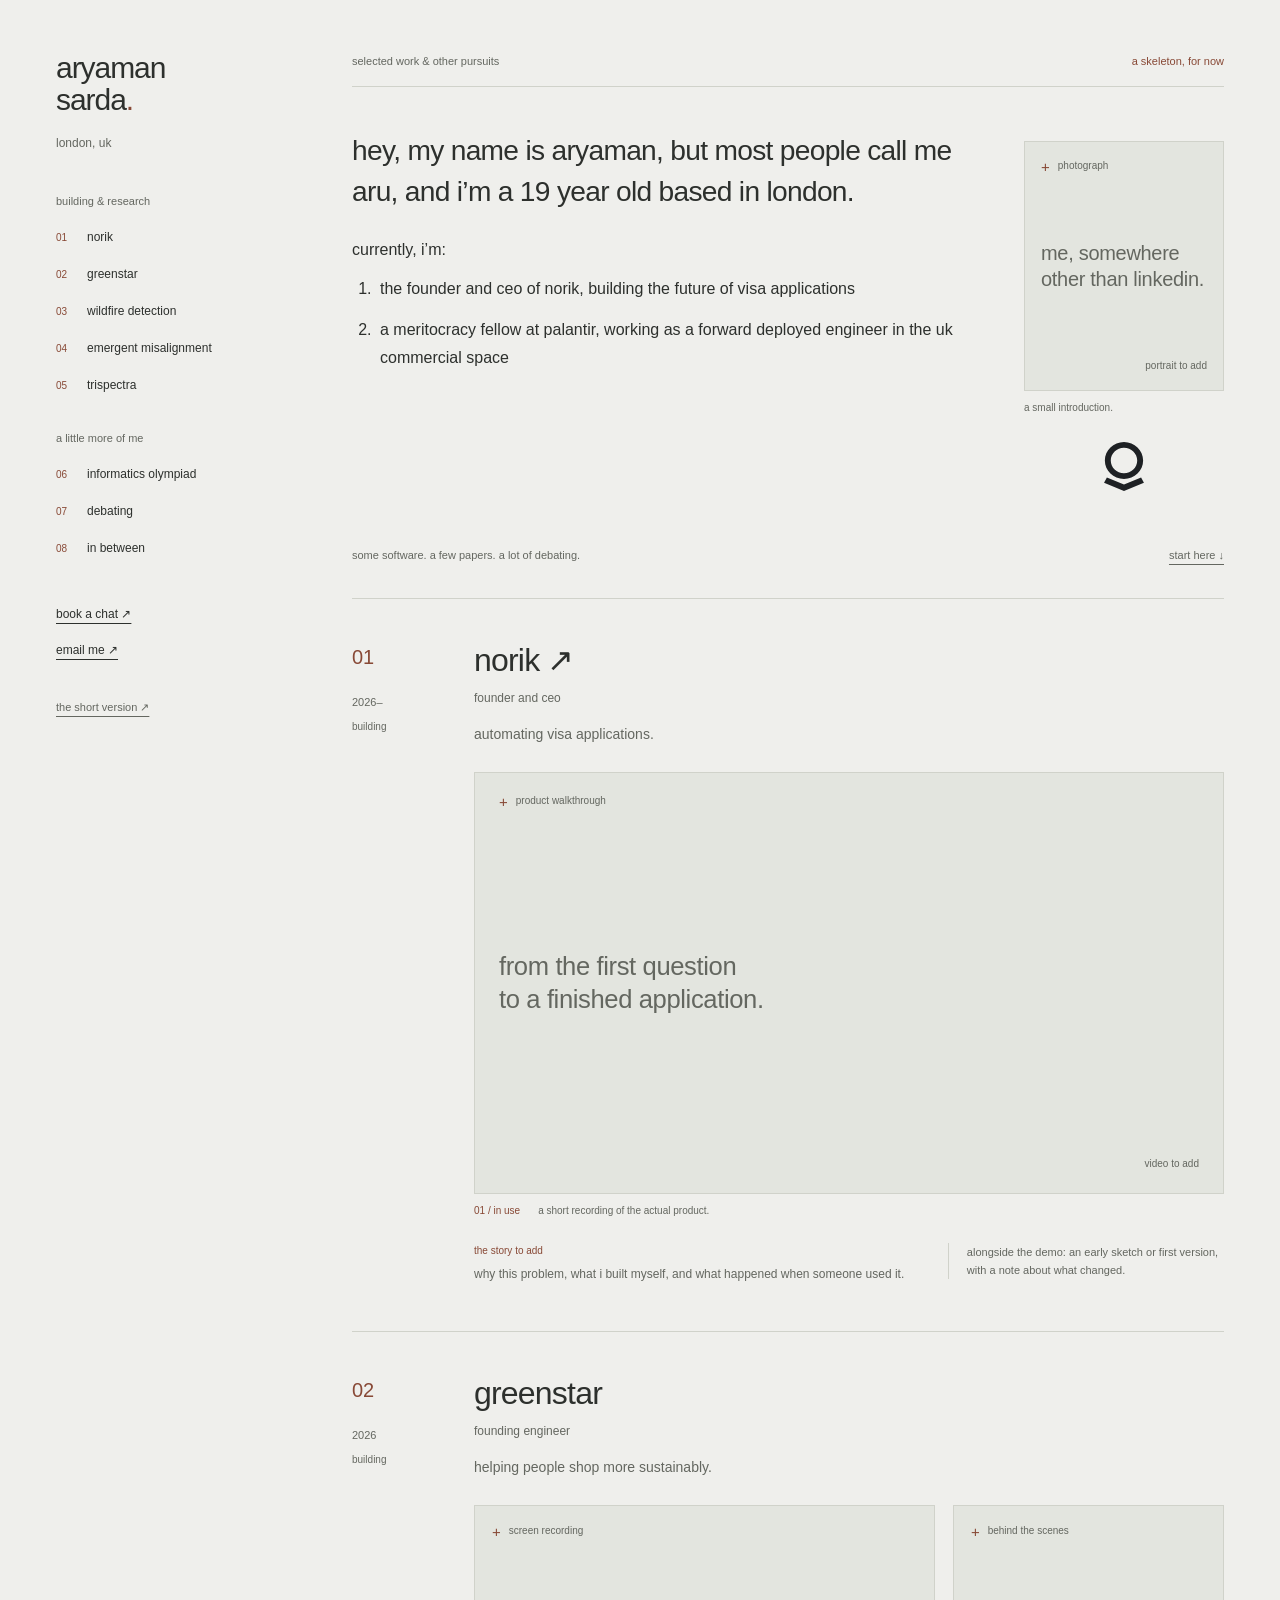
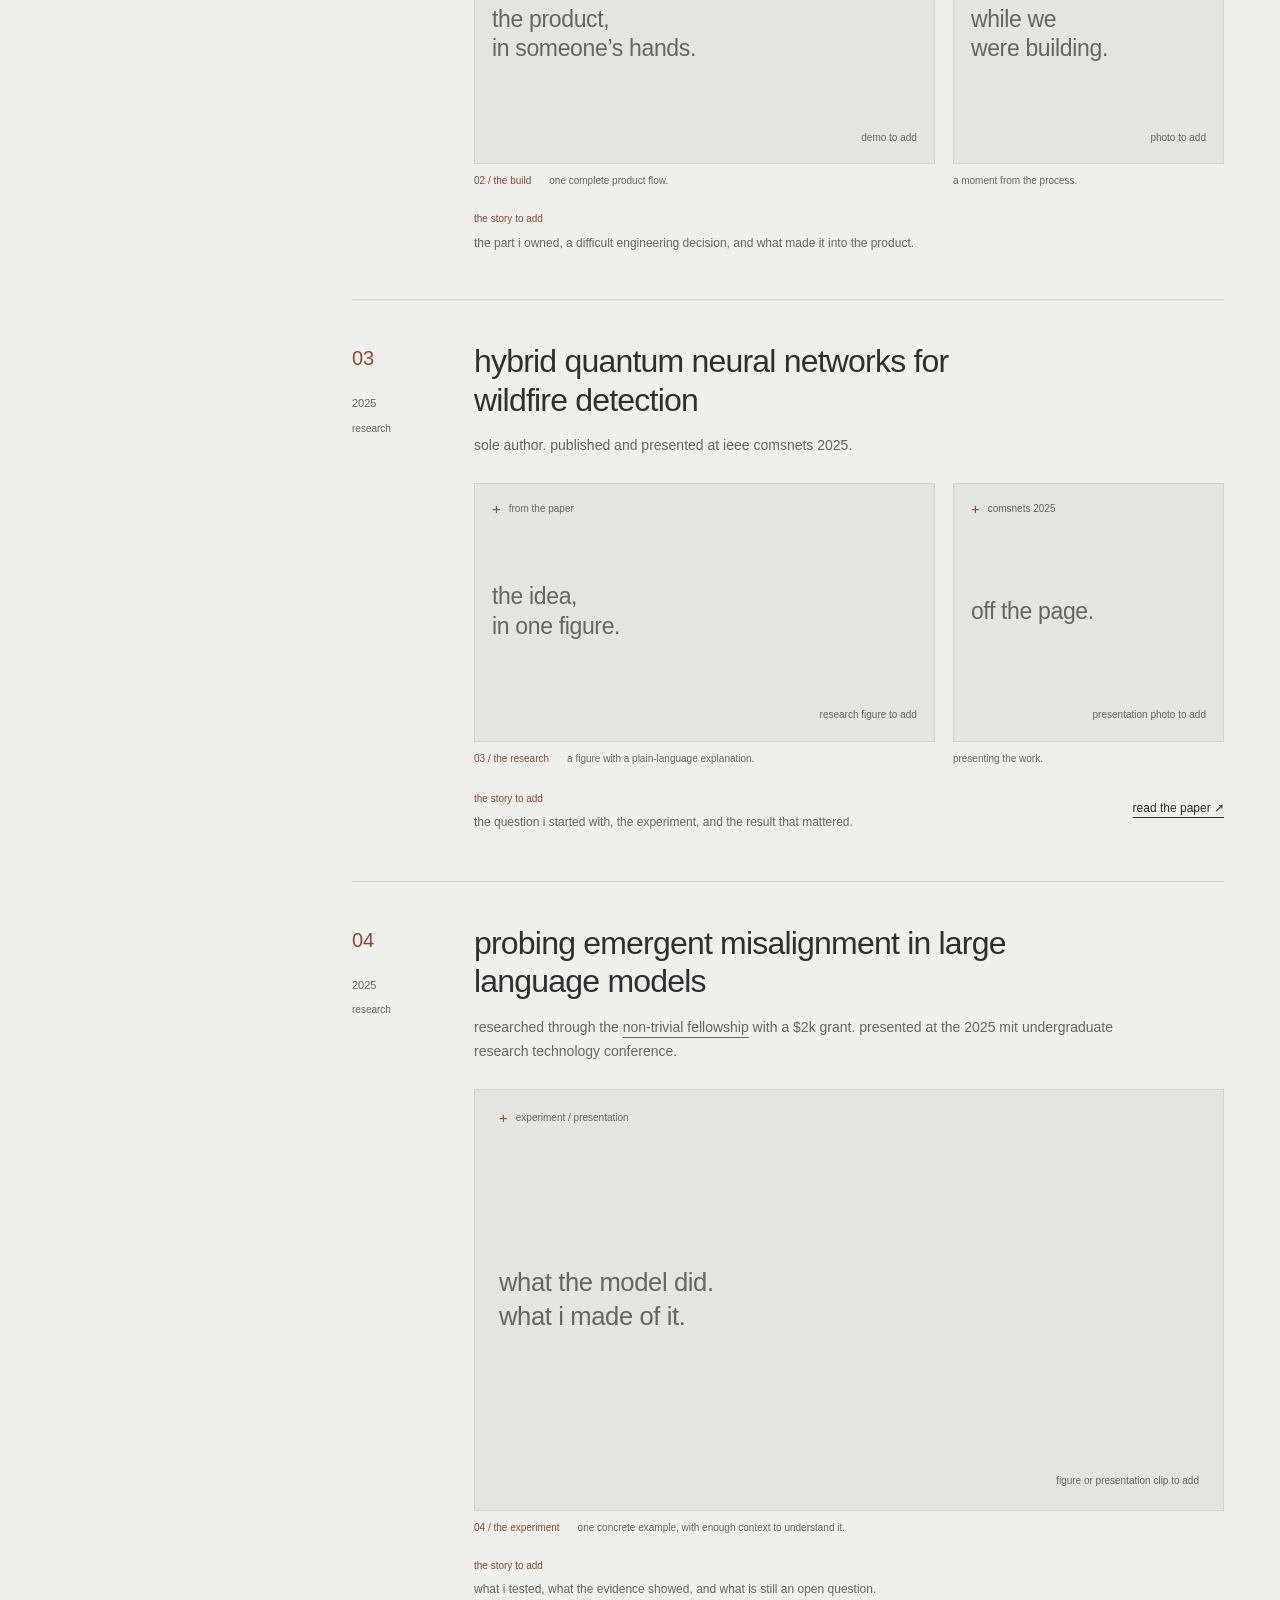
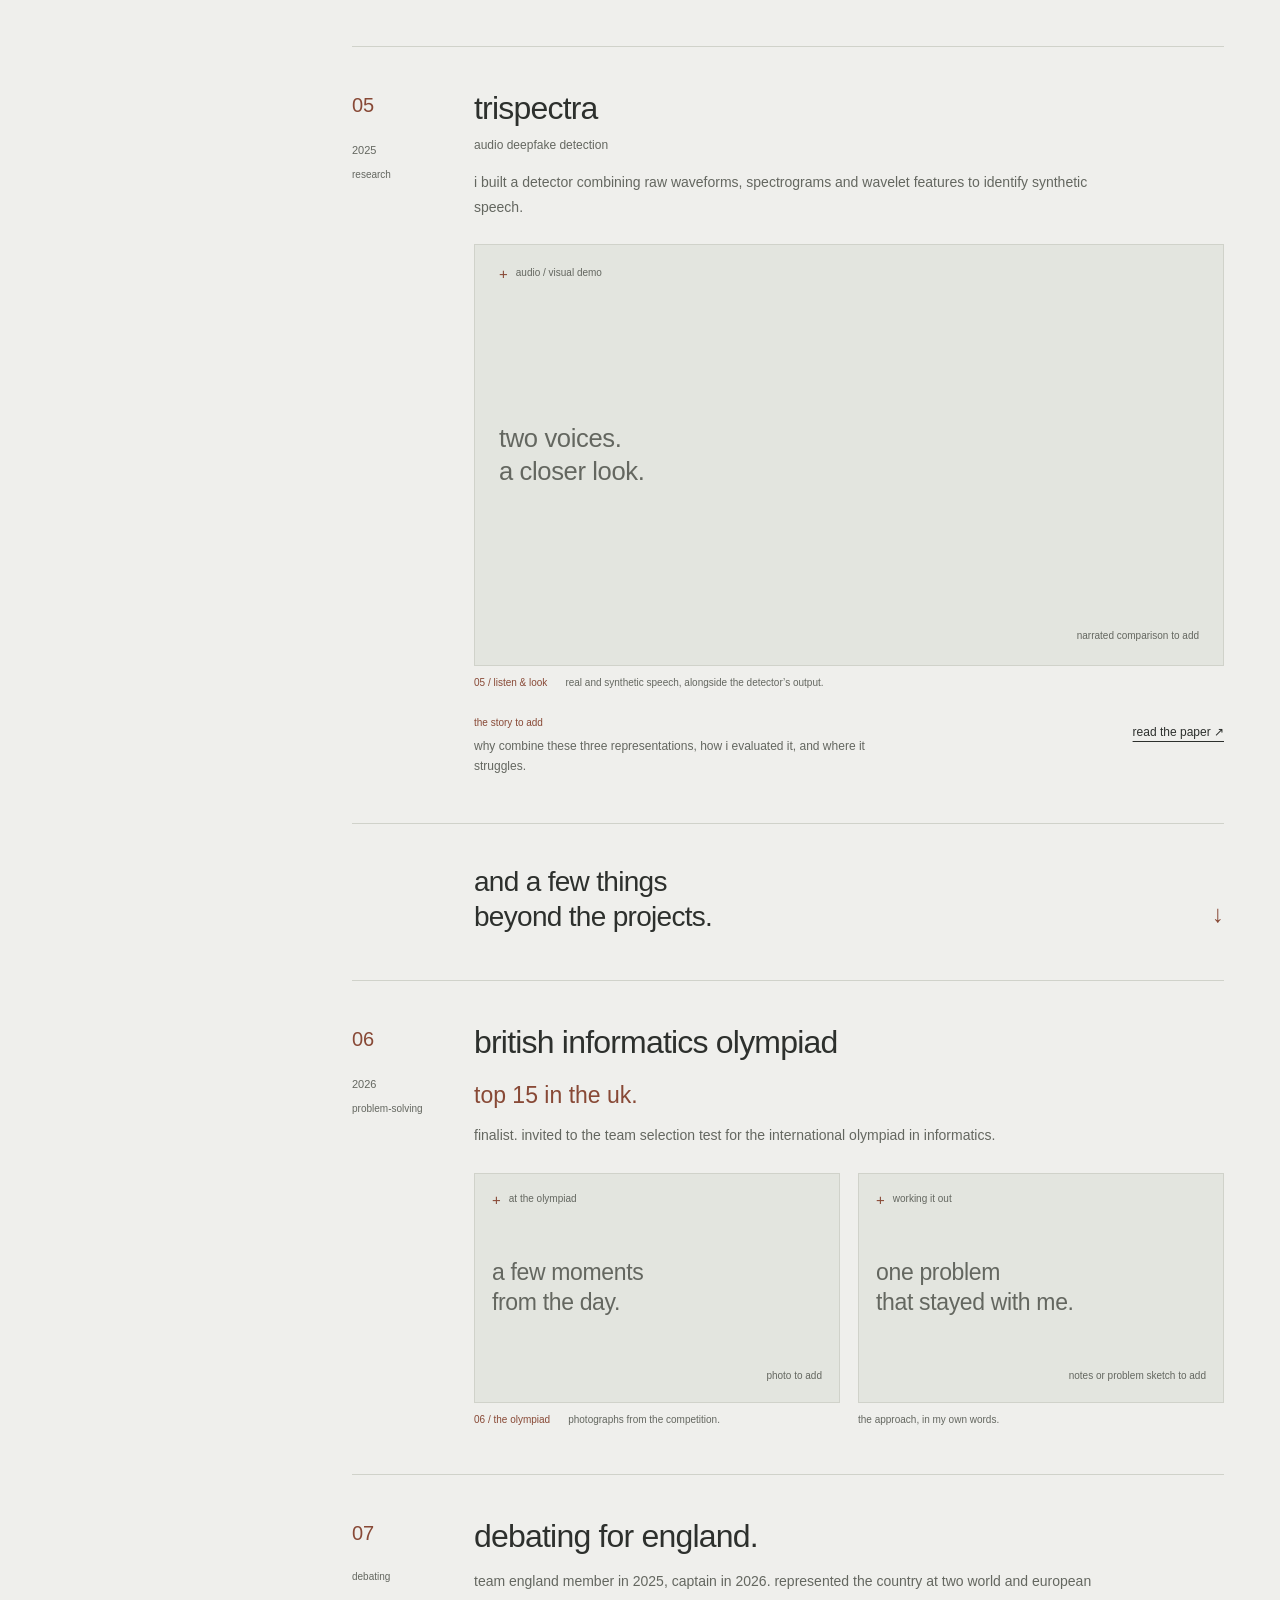
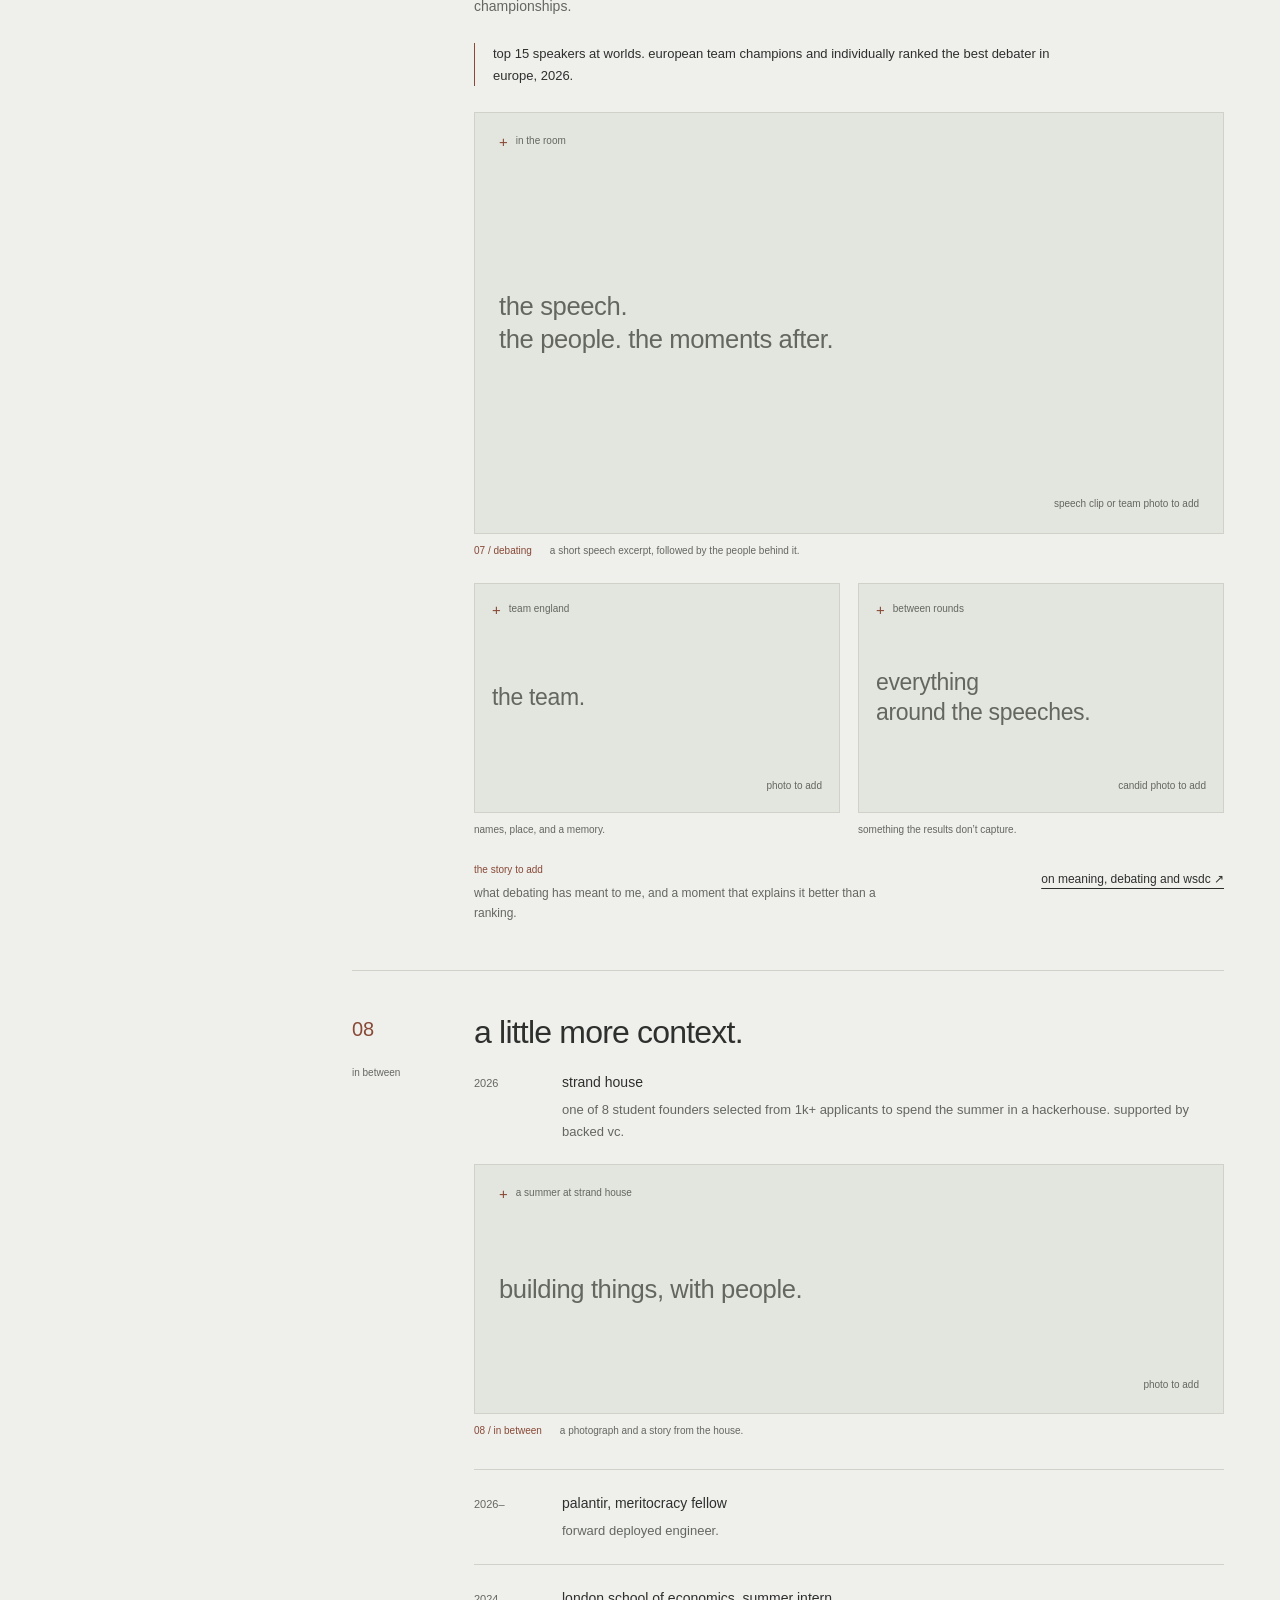
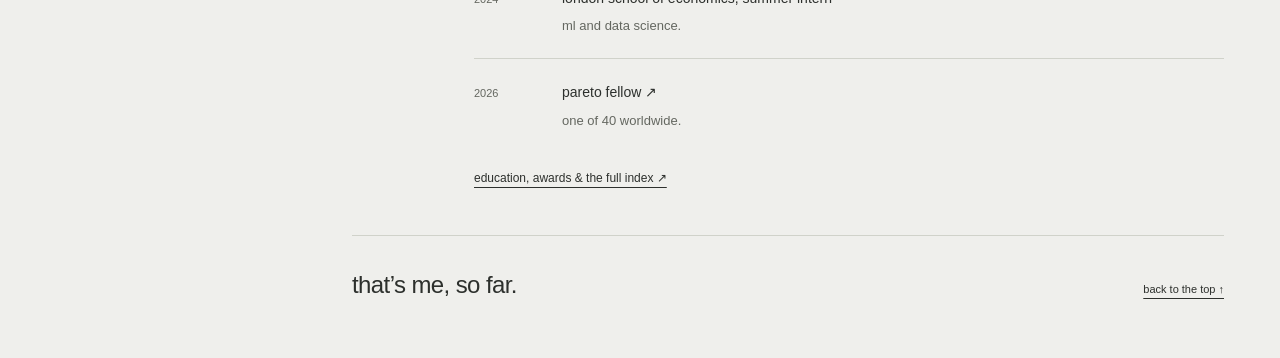
<file: academy.html>
<!doctype html>
<html lang="en">
<head>
  <meta charset="utf-8">
  <meta name="viewport" content="width=device-width, initial-scale=1">
  <meta name="color-scheme" content="light dark">
  <meta name="robots" content="noindex">
  <meta name="description" content="Aryaman Sarda. A few things I’ve made, researched, and been part of.">
  <title>aryaman sarda / selected work</title>
  <link rel="stylesheet" href="academy.css">
</head>
<body>
  <a class="skip-link" href="#content">skip to content</a>
  <div class="page">
    <aside class="sidebar" aria-label="Portfolio index">
      <a class="name" href="#top">aryaman<br> sarda<span aria-hidden="true">.</span></a>
      <p class="location">london, uk</p>
      <nav aria-label="On this page">
        <p class="nav-label">building & research</p>
        <ol>
          <li><a href="#norik"><span>01</span>norik</a></li>
          <li><a href="#greenstar"><span>02</span>greenstar</a></li>
          <li><a href="#wildfires"><span>03</span>wildfire detection</a></li>
          <li><a href="#misalignment"><span>04</span>emergent misalignment</a></li>
          <li><a href="#trispectra"><span>05</span>trispectra</a></li>
        </ol>
        <p class="nav-label">a little more of me</p>
        <ol start="6">
          <li><a href="#olympiad"><span>06</span>informatics olympiad</a></li>
          <li><a href="#debating"><span>07</span>debating</a></li>
          <li><a href="#other"><span>08</span>in between</a></li>
        </ol>
      </nav>
      <div class="contact">
        <a href="https://calendly.com/arusarda/30min" target="_blank" rel="noopener noreferrer">book a chat ↗</a>
        <a href="mailto:arusarda@norik.co.uk">email me ↗</a>
      </div>
      <a class="index-link" href="index.html">the short version ↗</a>
    </aside>

    <main id="content" tabindex="-1">
      <header class="intro" id="top">
        <div class="running-head"><span>selected work & other pursuits</span><span class="draft-label">a skeleton, for now</span></div>
        <div class="intro-grid">
          <div>
            <h1>hey, my name is aryaman, but most people call me aru, and i’m a 19 year old based in london.</h1>
            <p class="intro-current">currently, i’m:</p>
            <ol class="intro-roles">
              <li>the founder and ceo of <a class="company-link" href="https://norik.co.uk" target="_blank" rel="noopener noreferrer">norik</a>, building the future of visa applications</li>
              <li>a meritocracy fellow at <a class="company-link" href="https://www.palantir.com/" target="_blank" rel="noopener noreferrer">palantir</a>, working as a forward deployed engineer in the uk commercial space</li>
            </ol>
          </div>
          <div class="intro-aside">
            <figure class="portrait">
              <div class="media-slot portrait-slot"><span class="slot-kind">photograph</span><p>me, somewhere<br>other than linkedin.</p><span class="slot-status">portrait to add</span></div>
              <figcaption>a small introduction.</figcaption>
            </figure>
            <a class="affiliation-logo" href="https://www.palantir.com/" target="_blank" rel="noopener noreferrer"><img class="company-logo" src="assets/academy/palantir-symbol.svg" width="40" height="49" alt="palantir"></a>
          </div>
        </div>
        <p class="intro-bottom">some software. a few papers. a lot of debating.<a href="#norik">start here ↓</a></p>
      </header>

      <section class="chapter" id="norik" aria-labelledby="norik-title">
        <div class="chapter-margin"><span class="chapter-number">01</span><span class="date">2026–</span><span class="category">building</span></div>
        <div class="chapter-body">
          <header class="chapter-heading"><h2 id="norik-title"><a href="https://norik.co.uk" target="_blank" rel="noopener noreferrer">norik ↗</a></h2><p class="role">founder and ceo</p></header>
          <p class="description">automating visa applications.</p>
          <figure>
            <div class="media-slot landscape"><span class="slot-kind">product walkthrough</span><p>from the first question<br>to a finished application.</p><span class="slot-status">video to add</span></div>
            <figcaption><span>01 / in use</span>a short recording of the actual product.</figcaption>
          </figure>
          <div class="after-media">
            <p class="story-prompt"><span>the story to add</span>why this problem, what i built myself, and what happened when someone used it.</p>
            <p class="media-note">alongside the demo: an early sketch or first version, with a note about what changed.</p>
          </div>
        </div>
      </section>

      <section class="chapter" id="greenstar" aria-labelledby="greenstar-title">
        <div class="chapter-margin"><span class="chapter-number">02</span><span class="date">2026</span><span class="category">building</span></div>
        <div class="chapter-body">
          <header class="chapter-heading"><h2 id="greenstar-title">greenstar</h2><p class="role">founding engineer</p></header>
          <p class="description">helping people shop more sustainably.</p>
          <div class="media-pair unequal">
            <figure><div class="media-slot landscape"><span class="slot-kind">screen recording</span><p>the product,<br>in someone’s hands.</p><span class="slot-status">demo to add</span></div><figcaption><span>02 / the build</span>one complete product flow.</figcaption></figure>
            <figure><div class="media-slot still"><span class="slot-kind">behind the scenes</span><p>while we<br>were building.</p><span class="slot-status">photo to add</span></div><figcaption>a moment from the process.</figcaption></figure>
          </div>
          <p class="story-prompt"><span>the story to add</span>the part i owned, a difficult engineering decision, and what made it into the product.</p>
        </div>
      </section>

      <section class="chapter" id="wildfires" aria-labelledby="wildfires-title">
        <div class="chapter-margin"><span class="chapter-number">03</span><span class="date">2025</span><span class="category">research</span></div>
        <div class="chapter-body">
          <header class="chapter-heading"><h2 id="wildfires-title">hybrid quantum neural networks for wildfire detection</h2></header>
          <p class="description">sole author. published and presented at ieee comsnets 2025.</p>
          <div class="media-pair unequal">
            <figure><div class="media-slot landscape"><span class="slot-kind">from the paper</span><p>the idea,<br>in one figure.</p><span class="slot-status">research figure to add</span></div><figcaption><span>03 / the research</span>a figure with a plain-language explanation.</figcaption></figure>
            <figure><div class="media-slot still"><span class="slot-kind">comsnets 2025</span><p>off the page.</p><span class="slot-status">presentation photo to add</span></div><figcaption>presenting the work.</figcaption></figure>
          </div>
          <div class="after-media"><p class="story-prompt"><span>the story to add</span>the question i started with, the experiment, and the result that mattered.</p><a class="resource" href="https://ieeexplore.ieee.org/document/10885552" target="_blank" rel="noopener noreferrer">read the paper ↗</a></div>
        </div>
      </section>

      <section class="chapter" id="misalignment" aria-labelledby="misalignment-title">
        <div class="chapter-margin"><span class="chapter-number">04</span><span class="date">2025</span><span class="category">research</span></div>
        <div class="chapter-body">
          <header class="chapter-heading"><h2 id="misalignment-title">probing emergent misalignment in large language models</h2></header>
          <p class="description">researched through the <a href="https://www.non-trivial.org/programs/research-fellows" target="_blank" rel="noopener noreferrer">non-trivial fellowship</a> with a $2k grant. presented at the 2025 mit undergraduate research technology conference.</p>
          <figure><div class="media-slot landscape"><span class="slot-kind">experiment / presentation</span><p>what the model did.<br>what i made of it.</p><span class="slot-status">figure or presentation clip to add</span></div><figcaption><span>04 / the experiment</span>one concrete example, with enough context to understand it.</figcaption></figure>
          <p class="story-prompt"><span>the story to add</span>what i tested, what the evidence showed, and what is still an open question.</p>
        </div>
      </section>

      <section class="chapter" id="trispectra" aria-labelledby="trispectra-title">
        <div class="chapter-margin"><span class="chapter-number">05</span><span class="date">2025</span><span class="category">research</span></div>
        <div class="chapter-body">
          <header class="chapter-heading"><h2 id="trispectra-title">trispectra</h2><p class="role">audio deepfake detection</p></header>
          <p class="description">i built a detector combining raw waveforms, spectrograms and wavelet features to identify synthetic speech.</p>
          <figure><div class="media-slot landscape"><span class="slot-kind">audio / visual demo</span><p>two voices.<br>a closer look.</p><span class="slot-status">narrated comparison to add</span></div><figcaption><span>05 / listen & look</span>real and synthetic speech, alongside the detector’s output.</figcaption></figure>
          <div class="after-media"><p class="story-prompt"><span>the story to add</span>why combine these three representations, how i evaluated it, and where it struggles.</p><a class="resource" href="https://docs.google.com/document/d/1IriyA82F-8KW9teJCRSQbmWc7ReWa2HsL1Vw6Q2WPkM/edit" target="_blank" rel="noopener noreferrer">read the paper ↗</a></div>
        </div>
      </section>

      <div class="interlude"><p>and a few things<br>beyond the projects.</p><span aria-hidden="true">↓</span></div>

      <section class="chapter" id="olympiad" aria-labelledby="olympiad-title">
        <div class="chapter-margin"><span class="chapter-number">06</span><span class="date">2026</span><span class="category">problem-solving</span></div>
        <div class="chapter-body">
          <header class="chapter-heading"><h2 id="olympiad-title">british informatics olympiad</h2></header>
          <p class="achievement">top 15 in the uk.</p>
          <p class="description">finalist. invited to the team selection test for the international olympiad in informatics.</p>
          <div class="media-pair">
            <figure><div class="media-slot landscape"><span class="slot-kind">at the olympiad</span><p>a few moments<br>from the day.</p><span class="slot-status">photo to add</span></div><figcaption><span>06 / the olympiad</span>photographs from the competition.</figcaption></figure>
            <figure><div class="media-slot landscape"><span class="slot-kind">working it out</span><p>one problem<br>that stayed with me.</p><span class="slot-status">notes or problem sketch to add</span></div><figcaption>the approach, in my own words.</figcaption></figure>
          </div>
        </div>
      </section>

      <section class="chapter" id="debating" aria-labelledby="debating-title">
        <div class="chapter-margin"><span class="chapter-number">07</span><span class="category">debating</span></div>
        <div class="chapter-body">
          <header class="chapter-heading"><h2 id="debating-title">debating for england.</h2></header>
          <p class="description">team england member in 2025, captain in 2026. represented the country at two world and european championships.</p>
          <p class="debating-results">top 15 speakers at worlds. european team champions and individually ranked the best debater in europe, 2026.</p>
          <figure><div class="media-slot landscape"><span class="slot-kind">in the room</span><p>the speech.<br>the people. the moments after.</p><span class="slot-status">speech clip or team photo to add</span></div><figcaption><span>07 / debating</span>a short speech excerpt, followed by the people behind it.</figcaption></figure>
          <div class="media-pair photo-strip">
            <figure><div class="media-slot landscape"><span class="slot-kind">team england</span><p>the team.</p><span class="slot-status">photo to add</span></div><figcaption>names, place, and a memory.</figcaption></figure>
            <figure><div class="media-slot landscape"><span class="slot-kind">between rounds</span><p>everything<br>around the speeches.</p><span class="slot-status">candid photo to add</span></div><figcaption>something the results don’t capture.</figcaption></figure>
          </div>
          <div class="after-media"><p class="story-prompt"><span>the story to add</span>what debating has meant to me, and a moment that explains it better than a ranking.</p><a class="resource" href="https://sarda007.substack.com/p/on-meaning-debating-and-wsdc" target="_blank" rel="noopener noreferrer">on meaning, debating and wsdc ↗</a></div>
        </div>
      </section>

      <section class="chapter" id="other" aria-labelledby="other-title">
        <div class="chapter-margin"><span class="chapter-number">08</span><span class="category">in between</span></div>
        <div class="chapter-body">
          <header class="chapter-heading"><h2 id="other-title">a little more context.</h2></header>
          <div class="context-entry"><span class="date">2026</span><div><h3>strand house</h3><p>one of 8 student founders selected from 1k+ applicants to spend the summer in a hackerhouse. supported by backed vc.</p></div></div>
          <figure><div class="media-slot panorama"><span class="slot-kind">a summer at strand house</span><p>building things, with people.</p><span class="slot-status">photo to add</span></div><figcaption><span>08 / in between</span>a photograph and a story from the house.</figcaption></figure>
          <div class="context-entry"><span class="date">2026–</span><div><h3>palantir, meritocracy fellow</h3><p>forward deployed engineer.</p></div></div>
          <div class="context-entry"><span class="date">2024</span><div><h3>london school of economics, summer intern</h3><p>ml and data science.</p></div></div>
          <div class="context-entry"><span class="date">2026</span><div><h3><a href="https://paretofellowship.com/" target="_blank" rel="noopener noreferrer">pareto fellow ↗</a></h3><p>one of 40 worldwide.</p></div></div>
          <p class="more-context"><a href="index.html">education, awards & the full index ↗</a></p>
        </div>
      </section>
      <footer><p>that’s me, so far.</p><a href="#top">back to the top ↑</a></footer>
    </main>
  </div>
</body>
</html>
</file>
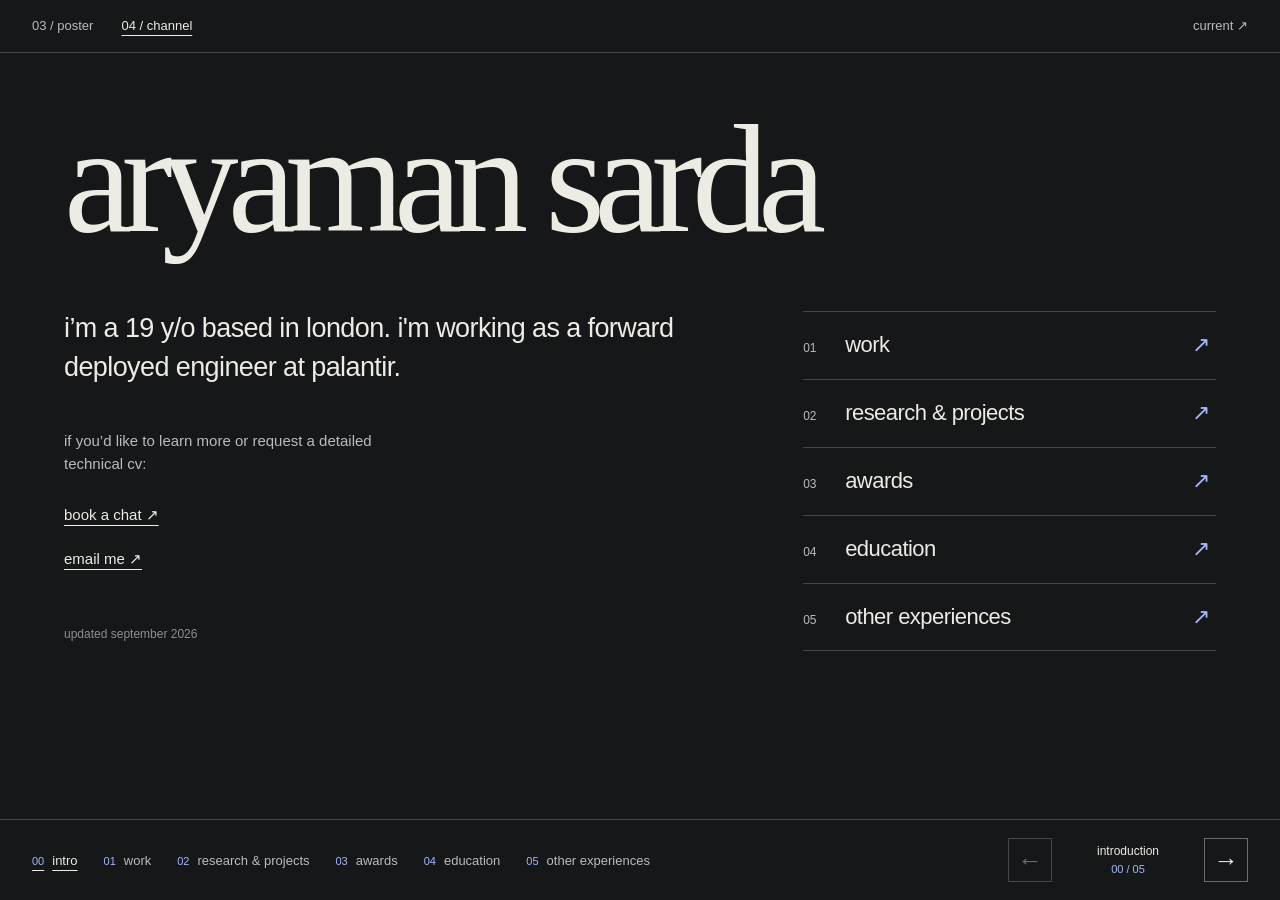
<file: concepts/channel.html>
<!doctype html>
<html lang="en" class="channel">
<head>
  <meta charset="utf-8">
  <meta name="viewport" content="width=device-width, initial-scale=1">
  <meta name="color-scheme" content="dark">
  <meta name="robots" content="noindex">
  <title>aryaman sarda / channel</title>
  <link rel="stylesheet" href="experiments.css">
  <script src="channel.js" defer></script>
</head>
<body>
  <nav class="concept-switch" aria-label="Compare concepts"><a href="poster.html">03 / poster</a><a href="channel.html" aria-current="page">04 / channel</a><a href="../index.html">current ↗</a></nav>
  <div id="aryaman-index">
    <a class="ai-skip" href="#content">Skip to content</a>
    <main id="content">
    <section class="stage-panel ai-profile" id="home" aria-labelledby="home-heading">
      <h1 tabindex="-1" id="home-heading"><span>aryaman</span> <span>sarda</span></h1>
      <div class="ai-intro"><p>i’m a 19 y/o based in london. i'm working as a forward deployed engineer at palantir.</p></div>
      <div class="ai-contact">
        <p>if you’d like to learn more or request a detailed technical cv:</p>
        <p class="ai-contact-links"><a href="https://calendly.com/arusarda/30min" target="_blank" rel="noopener noreferrer">book a chat ↗</a><a href="mailto:arusarda@norik.co.uk">email me ↗</a></p>
      </div>
      <nav class="ai-nav" aria-label="On this page">
        <a href="#work"><span class="ai-nav-number" aria-hidden="true">01</span><span class="ai-nav-label">work</span><span class="ai-nav-arrow" aria-hidden="true">↗</span></a>
        <a href="#research"><span class="ai-nav-number" aria-hidden="true">02</span><span class="ai-nav-label">research & projects</span><span class="ai-nav-arrow" aria-hidden="true">↗</span></a>
        <a href="#awards"><span class="ai-nav-number" aria-hidden="true">03</span><span class="ai-nav-label">awards</span><span class="ai-nav-arrow" aria-hidden="true">↗</span></a>
        <a href="#education"><span class="ai-nav-number" aria-hidden="true">04</span><span class="ai-nav-label">education</span><span class="ai-nav-arrow" aria-hidden="true">↗</span></a>
        <a href="#other"><span class="ai-nav-number" aria-hidden="true">05</span><span class="ai-nav-label">other experiences</span><span class="ai-nav-arrow" aria-hidden="true">↗</span></a>
      </nav>
      <footer class="ai-footer"><p>updated september 2026</p></footer>
    </section>
    <section class="stage-panel ai-section" id="work" aria-labelledby="work-heading">
        <h2 tabindex="-1" id="work-heading">work<span class="ai-section-number" aria-hidden="true">01</span></h2>
        <ul>
          <li class="ai-entry">
            <span class="ai-year">2026–</span>
            <div class="ai-entry-main"><p class="ai-entry-heading"><span class="ai-title">palantir</span>, <span class="ai-role">meritocracy fellow</span></p><p class="ai-detail">forward deployed engineer.</p></div>
          </li>
          <li class="ai-entry">
            <span class="ai-year">2026–</span>
            <div class="ai-entry-main"><p class="ai-entry-heading"><a class="ai-title" href="https://norik.co.uk" target="_blank" rel="noopener noreferrer">norik</a>, <span class="ai-role">founder and ceo</span></p><p class="ai-detail">automating visa applications.</p></div>
          </li>
          <li class="ai-entry">
            <span class="ai-year">2026</span>
            <div class="ai-entry-main"><p class="ai-entry-heading"><span class="ai-title">greenstar</span>, <span class="ai-role">founding engineer</span></p><p class="ai-detail">helping people shop more sustainably.</p></div>
          </li>
          <li class="ai-entry">
            <span class="ai-year">2024</span>
            <div class="ai-entry-main"><p class="ai-entry-heading"><span class="ai-title">london school of economics</span>, <span class="ai-role">summer intern</span></p><p class="ai-detail">ml and data science.</p></div>
          </li>
        </ul>
      </section><section class="stage-panel ai-section ai-research" id="research" aria-labelledby="research-heading">
        <h2 tabindex="-1" id="research-heading">research & projects<span class="ai-section-number" aria-hidden="true">02</span></h2>
        <ul>
          <li class="ai-entry">
            <span class="ai-year">2025</span>
            <div class="ai-entry-main"><p class="ai-title">hybrid quantum neural networks for wildfire detection</p><p class="ai-detail">sole author. published and presented at ieee comsnets 2025.</p><p class="ai-resources"><a href="https://ieeexplore.ieee.org/document/10885552" target="_blank" rel="noopener noreferrer">paper ↗</a></p></div>
          </li>
          <li class="ai-entry">
            <span class="ai-year">2025</span>
            <div class="ai-entry-main"><p class="ai-title">probing emergent misalignment in large language models</p><p class="ai-detail">researched under the <a class="ai-inline-link" href="https://www.non-trivial.org/programs/research-fellows" target="_blank" rel="noopener noreferrer">non-trivial fellowship programme</a> with a $2k grant. presented at the 2025 mit undergraduate research technology conference.</p></div>
          </li>
          <li class="ai-entry">
            <span class="ai-year">2025</span>
            <div class="ai-entry-main"><p class="ai-title">trispectra: audio deepfake detection</p><p class="ai-detail">built a detector combining raw waveforms, spectrograms and wavelet features to identify synthetic speech.</p><p class="ai-resources"><a href="https://docs.google.com/document/d/1IriyA82F-8KW9teJCRSQbmWc7ReWa2HsL1Vw6Q2WPkM/edit" target="_blank" rel="noopener noreferrer">paper ↗</a></p></div>
          </li>
        </ul>
      </section><section class="stage-panel ai-section" id="awards" aria-labelledby="awards-heading">
        <h2 tabindex="-1" id="awards-heading">awards<span class="ai-section-number" aria-hidden="true">03</span></h2>
        <ul>
          <li class="ai-entry">
            <span class="ai-year">2026</span>
            <div class="ai-entry-main"><p class="ai-entry-heading"><a class="ai-title" href="https://paretofellowship.com/" target="_blank" rel="noopener noreferrer">pareto fellow</a></p><p class="ai-detail">one of 40 worldwide.</p></div>
          </li>
          <li class="ai-entry">
            <span class="ai-year">2026</span>
            <div class="ai-entry-main"><p class="ai-entry-heading"><span class="ai-title">finalist, british informatics olympiad</span></p><p class="ai-detail">top 15 in the uk. invited to the team selection test for the international olympiad in informatics.</p></div>
          </li>
          <li class="ai-entry">
            <span class="ai-year">2026</span>
            <div class="ai-entry-main"><p class="ai-entry-heading"><span class="ai-title">top 15 speakers, world schools debating championships</span></p><p class="ai-detail">individually ranked as 1 of the top 15 debaters in the world.</p></div>
          </li>
          <li class="ai-entry">
            <span class="ai-year">2026</span>
            <div class="ai-entry-main"><p class="ai-entry-heading"><span class="ai-title">champions, european schools debating championships</span></p><p class="ai-detail">won euros with team england. individually ranked as the best debater in europe.</p></div>
          </li>
          <li class="ai-entry">
            <span class="ai-year">2024</span>
            <div class="ai-entry-main"><p class="ai-entry-heading"><span class="ai-title">arkwright engineering scholar</span></p><p class="ai-detail">awarded the uk's most prestigious engineering scholarship for secondary school students.</p></div>
          </li>
        </ul>
      </section><section class="stage-panel ai-section" id="education" aria-labelledby="education-heading">
        <h2 tabindex="-1" id="education-heading">education<span class="ai-section-number" aria-hidden="true">04</span></h2>
        <ul>

          <li class="ai-entry">
            <span class="ai-year">2024–26</span>
            <div class="ai-entry-main"><p class="ai-entry-heading"><span class="ai-title">st paul’s school</span></p><p class="ai-detail">5 a<sup>*</sup>s in maths, further maths, physics, philosophy, epq.</p></div>
          </li>
          <li class="ai-entry">
            <span class="ai-year">2022–24</span>
            <div class="ai-entry-main"><p class="ai-entry-heading"><span class="ai-title">city of london school</span></p><p class="ai-detail">ten grade 9s at gcse.</p></div>
          </li>
        </ul>
      </section><section class="stage-panel ai-section" id="other" aria-labelledby="other-heading">
        <h2 tabindex="-1" id="other-heading">other experiences<span class="ai-section-number" aria-hidden="true">05</span></h2>
        <ul>
          <li class="ai-entry">
            <span class="ai-year">2026</span>
            <div class="ai-entry-main">
              <p class="ai-entry-heading"><span class="ai-title">strand house</span></p>
              <p class="ai-detail">one of 8 student founders selected from 1k+ applicants to spend the summer in a hackerhouse. supported by backed vc.</p>
            </div>
          </li>
          <li class="ai-entry ai-entry-undated">
            <div class="ai-entry-main">
              <p class="ai-entry-heading"><span class="ai-title">debating</span></p>
              <p class="ai-detail">team england member in 2025, captain in 2026. represented the country at 2 world and european championships.</p>
              <p class="ai-resources"><a href="https://sarda007.substack.com/p/on-meaning-debating-and-wsdc" target="_blank" rel="noopener noreferrer">on meaning, debating and wsdc ↗</a></p>
            </div>
          </li>
        </ul>
      </section>
  </main>
  <div class="stage-controls" aria-label="Chapter controls">
    <nav class="stage-tabs" aria-label="Choose a chapter"><a href="#home" aria-label="introduction"><span class="ai-nav-number">00</span><span class="ai-nav-label">intro</span></a>
        <a href="#work" aria-label="work"><span class="ai-nav-number" aria-hidden="true">01</span><span class="ai-nav-label">work</span><span class="ai-nav-arrow" aria-hidden="true">↗</span></a>
        <a href="#research" aria-label="research & projects"><span class="ai-nav-number" aria-hidden="true">02</span><span class="ai-nav-label">research & projects</span><span class="ai-nav-arrow" aria-hidden="true">↗</span></a>
        <a href="#awards" aria-label="awards"><span class="ai-nav-number" aria-hidden="true">03</span><span class="ai-nav-label">awards</span><span class="ai-nav-arrow" aria-hidden="true">↗</span></a>
        <a href="#education" aria-label="education"><span class="ai-nav-number" aria-hidden="true">04</span><span class="ai-nav-label">education</span><span class="ai-nav-arrow" aria-hidden="true">↗</span></a>
        <a href="#other" aria-label="other experiences"><span class="ai-nav-number" aria-hidden="true">05</span><span class="ai-nav-label">other experiences</span><span class="ai-nav-arrow" aria-hidden="true">↗</span></a>
      </nav>
    <div class="stage-pager">
      <button type="button" data-previous aria-label="Previous chapter">←</button>
      <p class="stage-status" aria-live="polite"><span data-chapter>introduction</span><span data-position>00 / 05</span></p>
      <button type="button" data-next aria-label="Next chapter">→</button>
    </div>
  </div>
  </div>
</body>
</html>
</file>
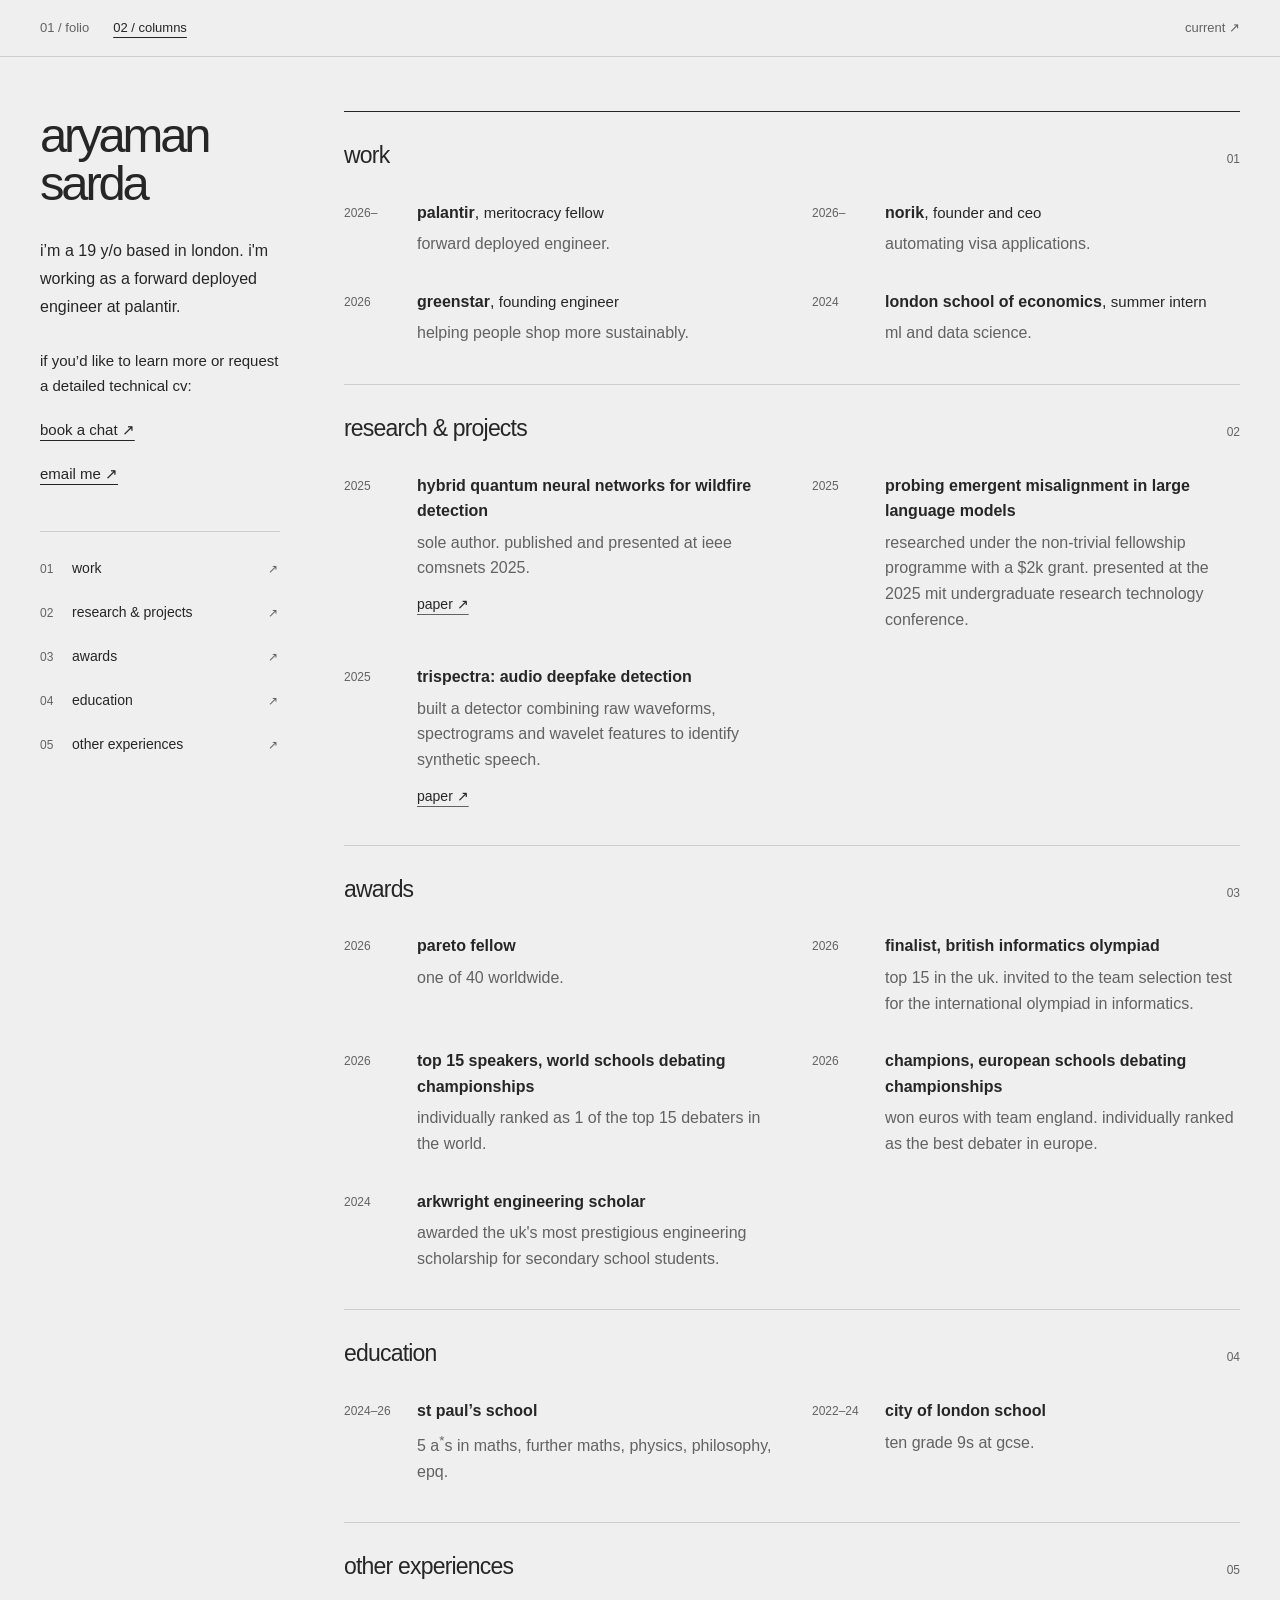
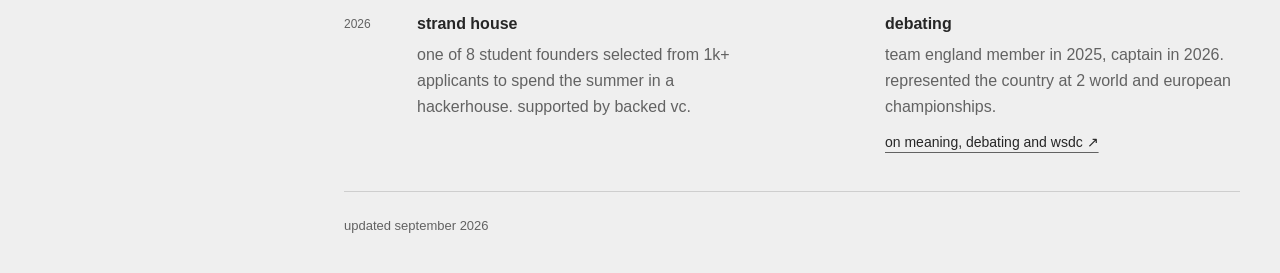
<file: concepts/columns.html>
<!doctype html>
<html lang="en">
<head>
  <meta charset="utf-8">
  <meta name="viewport" content="width=device-width, initial-scale=1">
  <meta name="color-scheme" content="light dark">
  <meta name="robots" content="noindex">
  <title>aryaman sarda / columns</title>
  <link rel="stylesheet" href="concepts.css">
</head>
<body>
  <nav class="concept-switch" aria-label="Compare concepts"><a href="folio.html">01 / folio</a><a href="columns.html" aria-current="page">02 / columns</a><a href="../index.html">current ↗</a></nav>
<div id="aryaman-index" class="columns">
  <a class="ai-skip" href="#content">Skip to content</a>
  <div class="ai-wrap">
    <header class="ai-profile">
      <h1>aryaman sarda</h1>
      <div class="ai-intro"><p>i’m a 19 y/o based in london. i'm working as a forward deployed engineer at palantir.</p></div>
      <div class="ai-contact">
        <p>if you’d like to learn more or request a detailed technical cv:</p>
        <p class="ai-contact-links"><a href="https://calendly.com/arusarda/30min" target="_blank" rel="noopener noreferrer">book a chat ↗</a><a href="mailto:arusarda@norik.co.uk">email me ↗</a></p>
      </div>
      <nav class="ai-nav" aria-label="On this page">
        <a href="#work"><span class="ai-nav-number" aria-hidden="true">01</span><span class="ai-nav-label">work</span><span class="ai-nav-arrow" aria-hidden="true">↗</span></a>
        <a href="#research"><span class="ai-nav-number" aria-hidden="true">02</span><span class="ai-nav-label">research & projects</span><span class="ai-nav-arrow" aria-hidden="true">↗</span></a>
        <a href="#awards"><span class="ai-nav-number" aria-hidden="true">03</span><span class="ai-nav-label">awards</span><span class="ai-nav-arrow" aria-hidden="true">↗</span></a>
        <a href="#education"><span class="ai-nav-number" aria-hidden="true">04</span><span class="ai-nav-label">education</span><span class="ai-nav-arrow" aria-hidden="true">↗</span></a>
        <a href="#other"><span class="ai-nav-number" aria-hidden="true">05</span><span class="ai-nav-label">other experiences</span><span class="ai-nav-arrow" aria-hidden="true">↗</span></a>
      </nav>
    </header>
    <main id="content">
      <section class="ai-section" id="work" aria-labelledby="work-heading">
        <h2 id="work-heading">work<span class="ai-section-number" aria-hidden="true">01</span></h2>
        <ul>
          <li class="ai-entry">
            <span class="ai-year">2026–</span>
            <div class="ai-entry-main"><p class="ai-entry-heading"><span class="ai-title">palantir</span>, <span class="ai-role">meritocracy fellow</span></p><p class="ai-detail">forward deployed engineer.</p></div>
          </li>
          <li class="ai-entry">
            <span class="ai-year">2026–</span>
            <div class="ai-entry-main"><p class="ai-entry-heading"><a class="ai-title" href="https://norik.co.uk" target="_blank" rel="noopener noreferrer">norik</a>, <span class="ai-role">founder and ceo</span></p><p class="ai-detail">automating visa applications.</p></div>
          </li>
          <li class="ai-entry">
            <span class="ai-year">2026</span>
            <div class="ai-entry-main"><p class="ai-entry-heading"><span class="ai-title">greenstar</span>, <span class="ai-role">founding engineer</span></p><p class="ai-detail">helping people shop more sustainably.</p></div>
          </li>
          <li class="ai-entry">
            <span class="ai-year">2024</span>
            <div class="ai-entry-main"><p class="ai-entry-heading"><span class="ai-title">london school of economics</span>, <span class="ai-role">summer intern</span></p><p class="ai-detail">ml and data science.</p></div>
          </li>
        </ul>
      </section>
      <section class="ai-section ai-research" id="research" aria-labelledby="research-heading">
        <h2 id="research-heading">research & projects<span class="ai-section-number" aria-hidden="true">02</span></h2>
        <ul>
          <li class="ai-entry">
            <span class="ai-year">2025</span>
            <div class="ai-entry-main"><p class="ai-title">hybrid quantum neural networks for wildfire detection</p><p class="ai-detail">sole author. published and presented at ieee comsnets 2025.</p><p class="ai-resources"><a href="https://ieeexplore.ieee.org/document/10885552" target="_blank" rel="noopener noreferrer">paper ↗</a></p></div>
          </li>
          <li class="ai-entry">
            <span class="ai-year">2025</span>
            <div class="ai-entry-main"><p class="ai-title">probing emergent misalignment in large language models</p><p class="ai-detail">researched under the <a class="ai-inline-link" href="https://www.non-trivial.org/programs/research-fellows" target="_blank" rel="noopener noreferrer">non-trivial fellowship programme</a> with a $2k grant. presented at the 2025 mit undergraduate research technology conference.</p></div>
          </li>
          <li class="ai-entry">
            <span class="ai-year">2025</span>
            <div class="ai-entry-main"><p class="ai-title">trispectra: audio deepfake detection</p><p class="ai-detail">built a detector combining raw waveforms, spectrograms and wavelet features to identify synthetic speech.</p><p class="ai-resources"><a href="https://docs.google.com/document/d/1IriyA82F-8KW9teJCRSQbmWc7ReWa2HsL1Vw6Q2WPkM/edit" target="_blank" rel="noopener noreferrer">paper ↗</a></p></div>
          </li>
        </ul>
      </section>
      <section class="ai-section" id="awards" aria-labelledby="awards-heading">
        <h2 id="awards-heading">awards<span class="ai-section-number" aria-hidden="true">03</span></h2>
        <ul>
          <li class="ai-entry">
            <span class="ai-year">2026</span>
            <div class="ai-entry-main"><p class="ai-entry-heading"><a class="ai-title" href="https://paretofellowship.com/" target="_blank" rel="noopener noreferrer">pareto fellow</a></p><p class="ai-detail">one of 40 worldwide.</p></div>
          </li>
          <li class="ai-entry">
            <span class="ai-year">2026</span>
            <div class="ai-entry-main"><p class="ai-entry-heading"><span class="ai-title">finalist, british informatics olympiad</span></p><p class="ai-detail">top 15 in the uk. invited to the team selection test for the international olympiad in informatics.</p></div>
          </li>
          <li class="ai-entry">
            <span class="ai-year">2026</span>
            <div class="ai-entry-main"><p class="ai-entry-heading"><span class="ai-title">top 15 speakers, world schools debating championships</span></p><p class="ai-detail">individually ranked as 1 of the top 15 debaters in the world.</p></div>
          </li>
          <li class="ai-entry">
            <span class="ai-year">2026</span>
            <div class="ai-entry-main"><p class="ai-entry-heading"><span class="ai-title">champions, european schools debating championships</span></p><p class="ai-detail">won euros with team england. individually ranked as the best debater in europe.</p></div>
          </li>
          <li class="ai-entry">
            <span class="ai-year">2024</span>
            <div class="ai-entry-main"><p class="ai-entry-heading"><span class="ai-title">arkwright engineering scholar</span></p><p class="ai-detail">awarded the uk's most prestigious engineering scholarship for secondary school students.</p></div>
          </li>
        </ul>
      </section>
      <section class="ai-section" id="education" aria-labelledby="education-heading">
        <h2 id="education-heading">education<span class="ai-section-number" aria-hidden="true">04</span></h2>
        <ul>

          <li class="ai-entry">
            <span class="ai-year">2024–26</span>
            <div class="ai-entry-main"><p class="ai-entry-heading"><span class="ai-title">st paul’s school</span></p><p class="ai-detail">5 a<sup>*</sup>s in maths, further maths, physics, philosophy, epq.</p></div>
          </li>
          <li class="ai-entry">
            <span class="ai-year">2022–24</span>
            <div class="ai-entry-main"><p class="ai-entry-heading"><span class="ai-title">city of london school</span></p><p class="ai-detail">ten grade 9s at gcse.</p></div>
          </li>
        </ul>
      </section>
      <section class="ai-section" id="other" aria-labelledby="other-heading">
        <h2 id="other-heading">other experiences<span class="ai-section-number" aria-hidden="true">05</span></h2>
        <ul>
          <li class="ai-entry">
            <span class="ai-year">2026</span>
            <div class="ai-entry-main">
              <p class="ai-entry-heading"><span class="ai-title">strand house</span></p>
              <p class="ai-detail">one of 8 student founders selected from 1k+ applicants to spend the summer in a hackerhouse. supported by backed vc.</p>
            </div>
          </li>
          <li class="ai-entry ai-entry-undated">
            <div class="ai-entry-main">
              <p class="ai-entry-heading"><span class="ai-title">debating</span></p>
              <p class="ai-detail">team england member in 2025, captain in 2026. represented the country at 2 world and european championships.</p>
              <p class="ai-resources"><a href="https://sarda007.substack.com/p/on-meaning-debating-and-wsdc" target="_blank" rel="noopener noreferrer">on meaning, debating and wsdc ↗</a></p>
            </div>
          </li>
        </ul>
      </section>
    </main>
    <footer class="ai-footer"><p>updated september 2026</p></footer>
  </div>
</div>
</body>
</html>
</file>
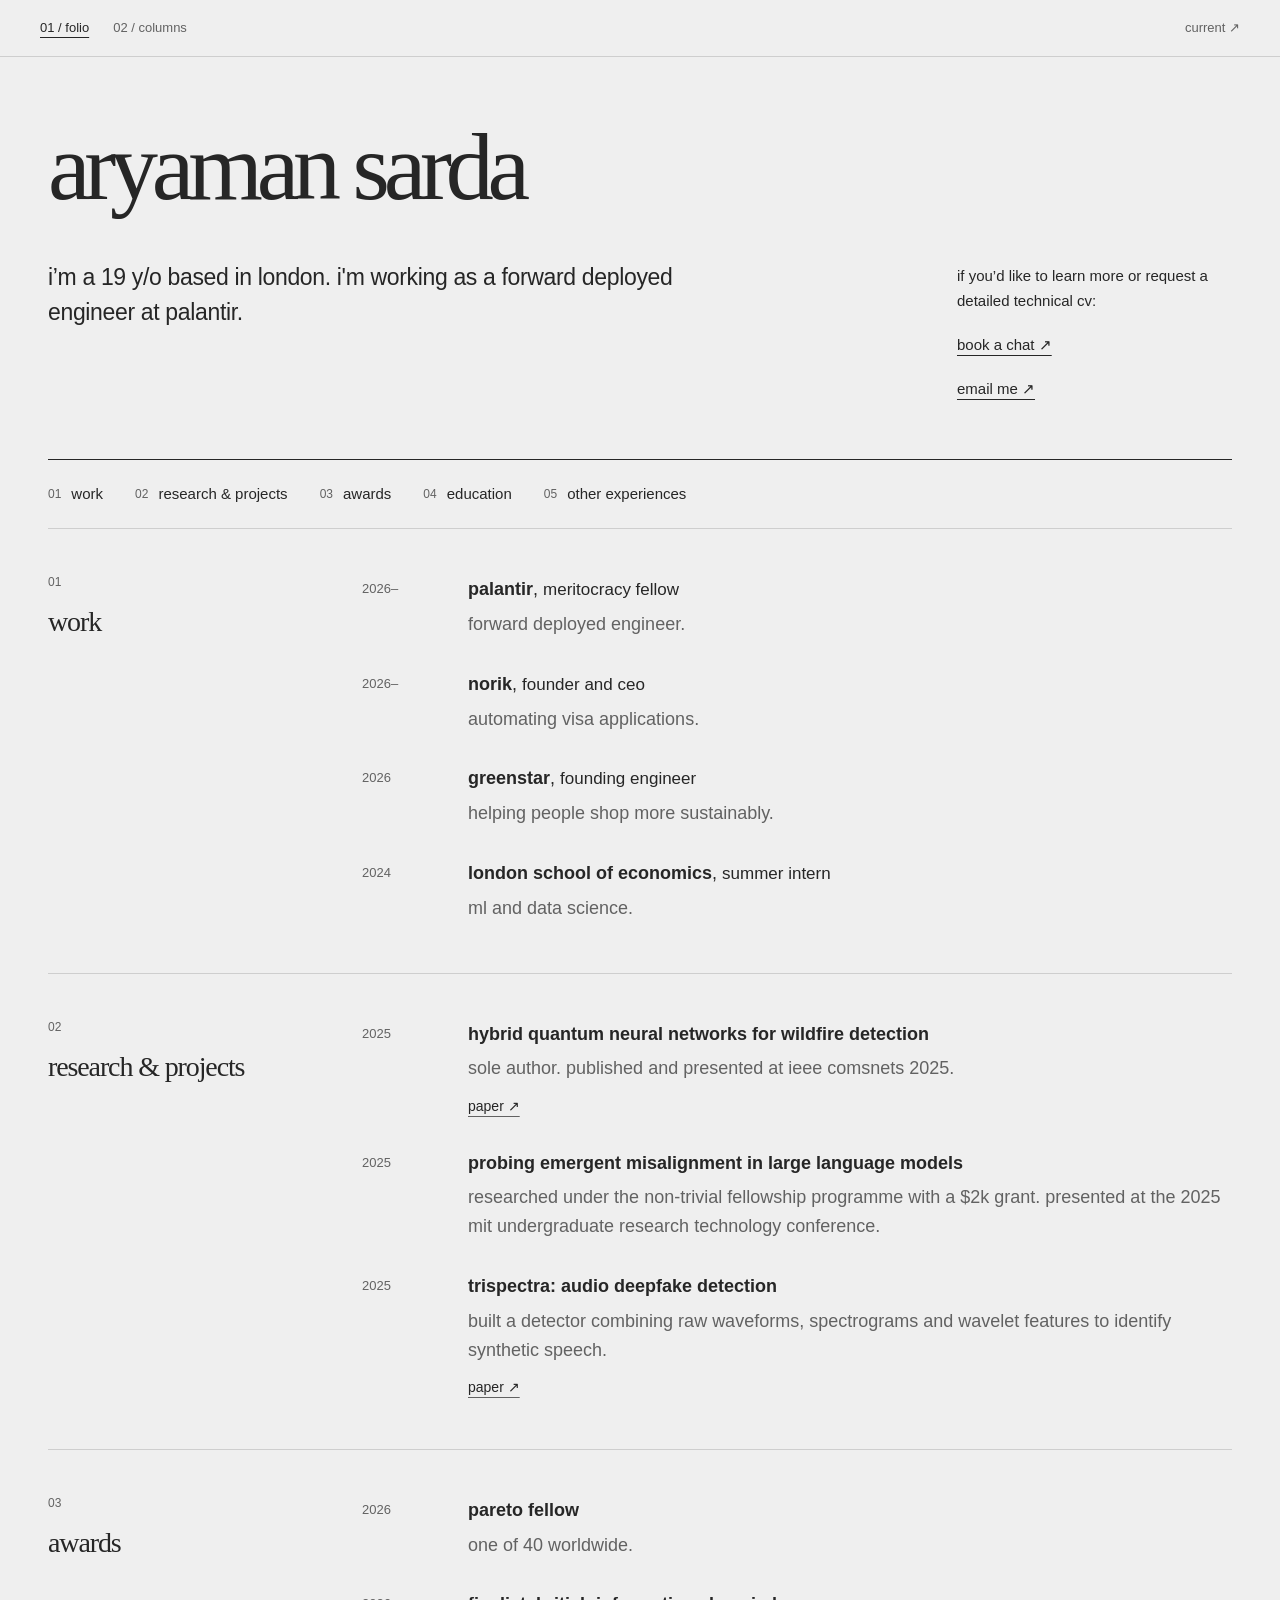
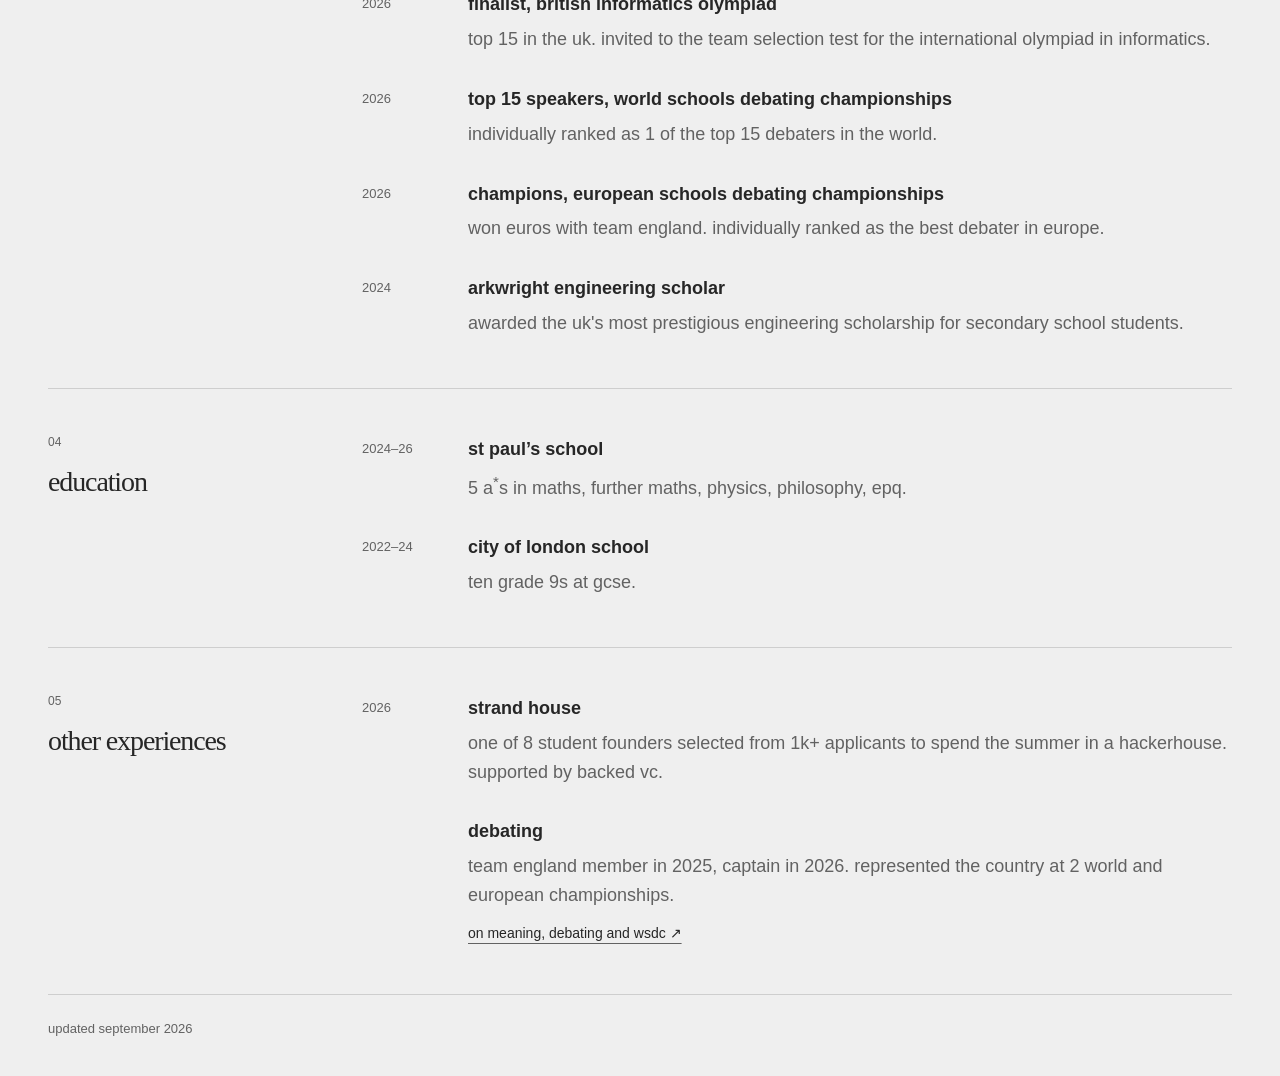
<file: concepts/folio.html>
<!doctype html>
<html lang="en">
<head>
  <meta charset="utf-8">
  <meta name="viewport" content="width=device-width, initial-scale=1">
  <meta name="color-scheme" content="light dark">
  <meta name="robots" content="noindex">
  <title>aryaman sarda / folio</title>
  <link rel="stylesheet" href="concepts.css">
</head>
<body>
  <nav class="concept-switch" aria-label="Compare concepts"><a href="folio.html" aria-current="page">01 / folio</a><a href="columns.html">02 / columns</a><a href="../index.html">current ↗</a></nav>
<div id="aryaman-index" class="folio">
  <a class="ai-skip" href="#content">Skip to content</a>
  <div class="ai-wrap">
    <header class="ai-profile">
      <h1>aryaman sarda</h1>
      <div class="ai-intro"><p>i’m a 19 y/o based in london. i'm working as a forward deployed engineer at palantir.</p></div>
      <div class="ai-contact">
        <p>if you’d like to learn more or request a detailed technical cv:</p>
        <p class="ai-contact-links"><a href="https://calendly.com/arusarda/30min" target="_blank" rel="noopener noreferrer">book a chat ↗</a><a href="mailto:arusarda@norik.co.uk">email me ↗</a></p>
      </div>
      <nav class="ai-nav" aria-label="On this page">
        <a href="#work"><span class="ai-nav-number" aria-hidden="true">01</span><span class="ai-nav-label">work</span><span class="ai-nav-arrow" aria-hidden="true">↗</span></a>
        <a href="#research"><span class="ai-nav-number" aria-hidden="true">02</span><span class="ai-nav-label">research & projects</span><span class="ai-nav-arrow" aria-hidden="true">↗</span></a>
        <a href="#awards"><span class="ai-nav-number" aria-hidden="true">03</span><span class="ai-nav-label">awards</span><span class="ai-nav-arrow" aria-hidden="true">↗</span></a>
        <a href="#education"><span class="ai-nav-number" aria-hidden="true">04</span><span class="ai-nav-label">education</span><span class="ai-nav-arrow" aria-hidden="true">↗</span></a>
        <a href="#other"><span class="ai-nav-number" aria-hidden="true">05</span><span class="ai-nav-label">other experiences</span><span class="ai-nav-arrow" aria-hidden="true">↗</span></a>
      </nav>
    </header>
    <main id="content">
      <section class="ai-section" id="work" aria-labelledby="work-heading">
        <h2 id="work-heading">work<span class="ai-section-number" aria-hidden="true">01</span></h2>
        <ul>
          <li class="ai-entry">
            <span class="ai-year">2026–</span>
            <div class="ai-entry-main"><p class="ai-entry-heading"><span class="ai-title">palantir</span>, <span class="ai-role">meritocracy fellow</span></p><p class="ai-detail">forward deployed engineer.</p></div>
          </li>
          <li class="ai-entry">
            <span class="ai-year">2026–</span>
            <div class="ai-entry-main"><p class="ai-entry-heading"><a class="ai-title" href="https://norik.co.uk" target="_blank" rel="noopener noreferrer">norik</a>, <span class="ai-role">founder and ceo</span></p><p class="ai-detail">automating visa applications.</p></div>
          </li>
          <li class="ai-entry">
            <span class="ai-year">2026</span>
            <div class="ai-entry-main"><p class="ai-entry-heading"><span class="ai-title">greenstar</span>, <span class="ai-role">founding engineer</span></p><p class="ai-detail">helping people shop more sustainably.</p></div>
          </li>
          <li class="ai-entry">
            <span class="ai-year">2024</span>
            <div class="ai-entry-main"><p class="ai-entry-heading"><span class="ai-title">london school of economics</span>, <span class="ai-role">summer intern</span></p><p class="ai-detail">ml and data science.</p></div>
          </li>
        </ul>
      </section>
      <section class="ai-section ai-research" id="research" aria-labelledby="research-heading">
        <h2 id="research-heading">research & projects<span class="ai-section-number" aria-hidden="true">02</span></h2>
        <ul>
          <li class="ai-entry">
            <span class="ai-year">2025</span>
            <div class="ai-entry-main"><p class="ai-title">hybrid quantum neural networks for wildfire detection</p><p class="ai-detail">sole author. published and presented at ieee comsnets 2025.</p><p class="ai-resources"><a href="https://ieeexplore.ieee.org/document/10885552" target="_blank" rel="noopener noreferrer">paper ↗</a></p></div>
          </li>
          <li class="ai-entry">
            <span class="ai-year">2025</span>
            <div class="ai-entry-main"><p class="ai-title">probing emergent misalignment in large language models</p><p class="ai-detail">researched under the <a class="ai-inline-link" href="https://www.non-trivial.org/programs/research-fellows" target="_blank" rel="noopener noreferrer">non-trivial fellowship programme</a> with a $2k grant. presented at the 2025 mit undergraduate research technology conference.</p></div>
          </li>
          <li class="ai-entry">
            <span class="ai-year">2025</span>
            <div class="ai-entry-main"><p class="ai-title">trispectra: audio deepfake detection</p><p class="ai-detail">built a detector combining raw waveforms, spectrograms and wavelet features to identify synthetic speech.</p><p class="ai-resources"><a href="https://docs.google.com/document/d/1IriyA82F-8KW9teJCRSQbmWc7ReWa2HsL1Vw6Q2WPkM/edit" target="_blank" rel="noopener noreferrer">paper ↗</a></p></div>
          </li>
        </ul>
      </section>
      <section class="ai-section" id="awards" aria-labelledby="awards-heading">
        <h2 id="awards-heading">awards<span class="ai-section-number" aria-hidden="true">03</span></h2>
        <ul>
          <li class="ai-entry">
            <span class="ai-year">2026</span>
            <div class="ai-entry-main"><p class="ai-entry-heading"><a class="ai-title" href="https://paretofellowship.com/" target="_blank" rel="noopener noreferrer">pareto fellow</a></p><p class="ai-detail">one of 40 worldwide.</p></div>
          </li>
          <li class="ai-entry">
            <span class="ai-year">2026</span>
            <div class="ai-entry-main"><p class="ai-entry-heading"><span class="ai-title">finalist, british informatics olympiad</span></p><p class="ai-detail">top 15 in the uk. invited to the team selection test for the international olympiad in informatics.</p></div>
          </li>
          <li class="ai-entry">
            <span class="ai-year">2026</span>
            <div class="ai-entry-main"><p class="ai-entry-heading"><span class="ai-title">top 15 speakers, world schools debating championships</span></p><p class="ai-detail">individually ranked as 1 of the top 15 debaters in the world.</p></div>
          </li>
          <li class="ai-entry">
            <span class="ai-year">2026</span>
            <div class="ai-entry-main"><p class="ai-entry-heading"><span class="ai-title">champions, european schools debating championships</span></p><p class="ai-detail">won euros with team england. individually ranked as the best debater in europe.</p></div>
          </li>
          <li class="ai-entry">
            <span class="ai-year">2024</span>
            <div class="ai-entry-main"><p class="ai-entry-heading"><span class="ai-title">arkwright engineering scholar</span></p><p class="ai-detail">awarded the uk's most prestigious engineering scholarship for secondary school students.</p></div>
          </li>
        </ul>
      </section>
      <section class="ai-section" id="education" aria-labelledby="education-heading">
        <h2 id="education-heading">education<span class="ai-section-number" aria-hidden="true">04</span></h2>
        <ul>

          <li class="ai-entry">
            <span class="ai-year">2024–26</span>
            <div class="ai-entry-main"><p class="ai-entry-heading"><span class="ai-title">st paul’s school</span></p><p class="ai-detail">5 a<sup>*</sup>s in maths, further maths, physics, philosophy, epq.</p></div>
          </li>
          <li class="ai-entry">
            <span class="ai-year">2022–24</span>
            <div class="ai-entry-main"><p class="ai-entry-heading"><span class="ai-title">city of london school</span></p><p class="ai-detail">ten grade 9s at gcse.</p></div>
          </li>
        </ul>
      </section>
      <section class="ai-section" id="other" aria-labelledby="other-heading">
        <h2 id="other-heading">other experiences<span class="ai-section-number" aria-hidden="true">05</span></h2>
        <ul>
          <li class="ai-entry">
            <span class="ai-year">2026</span>
            <div class="ai-entry-main">
              <p class="ai-entry-heading"><span class="ai-title">strand house</span></p>
              <p class="ai-detail">one of 8 student founders selected from 1k+ applicants to spend the summer in a hackerhouse. supported by backed vc.</p>
            </div>
          </li>
          <li class="ai-entry ai-entry-undated">
            <div class="ai-entry-main">
              <p class="ai-entry-heading"><span class="ai-title">debating</span></p>
              <p class="ai-detail">team england member in 2025, captain in 2026. represented the country at 2 world and european championships.</p>
              <p class="ai-resources"><a href="https://sarda007.substack.com/p/on-meaning-debating-and-wsdc" target="_blank" rel="noopener noreferrer">on meaning, debating and wsdc ↗</a></p>
            </div>
          </li>
        </ul>
      </section>
    </main>
    <footer class="ai-footer"><p>updated september 2026</p></footer>
  </div>
</div>
</body>
</html>
</file>
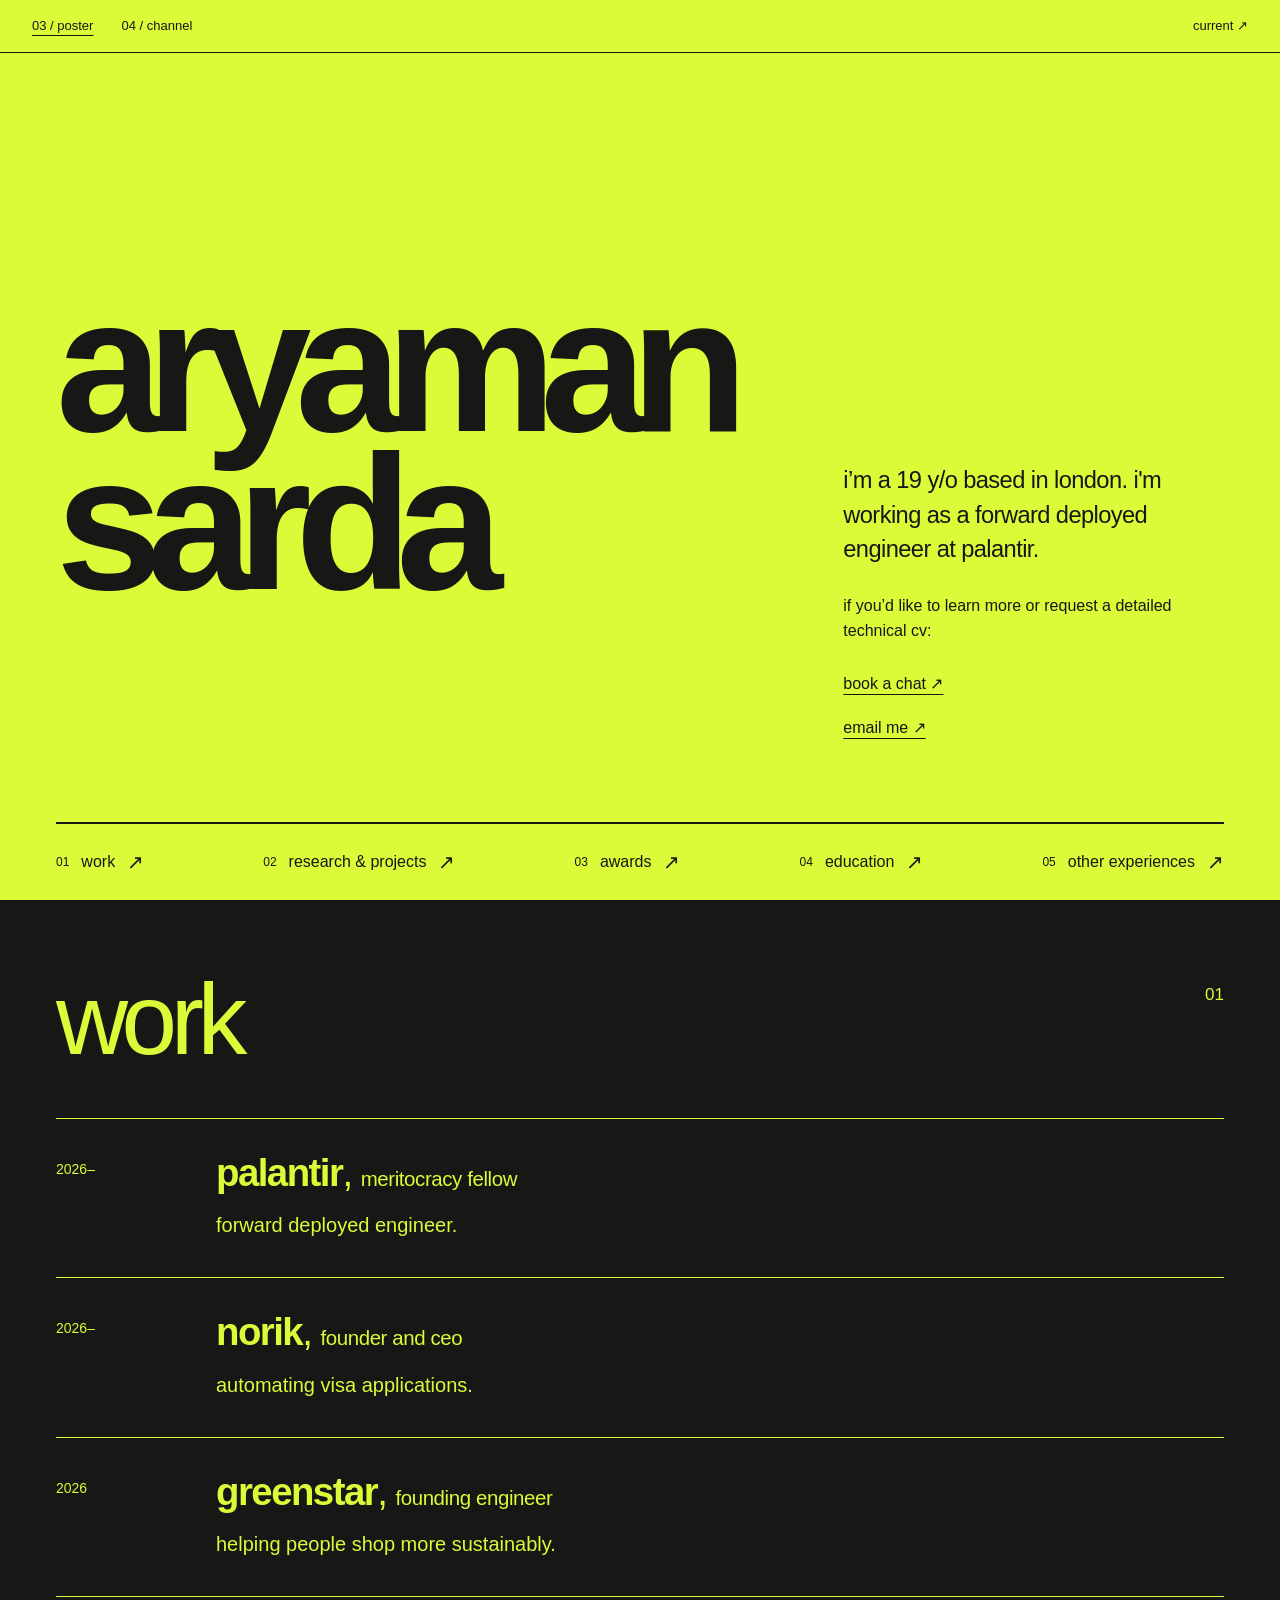
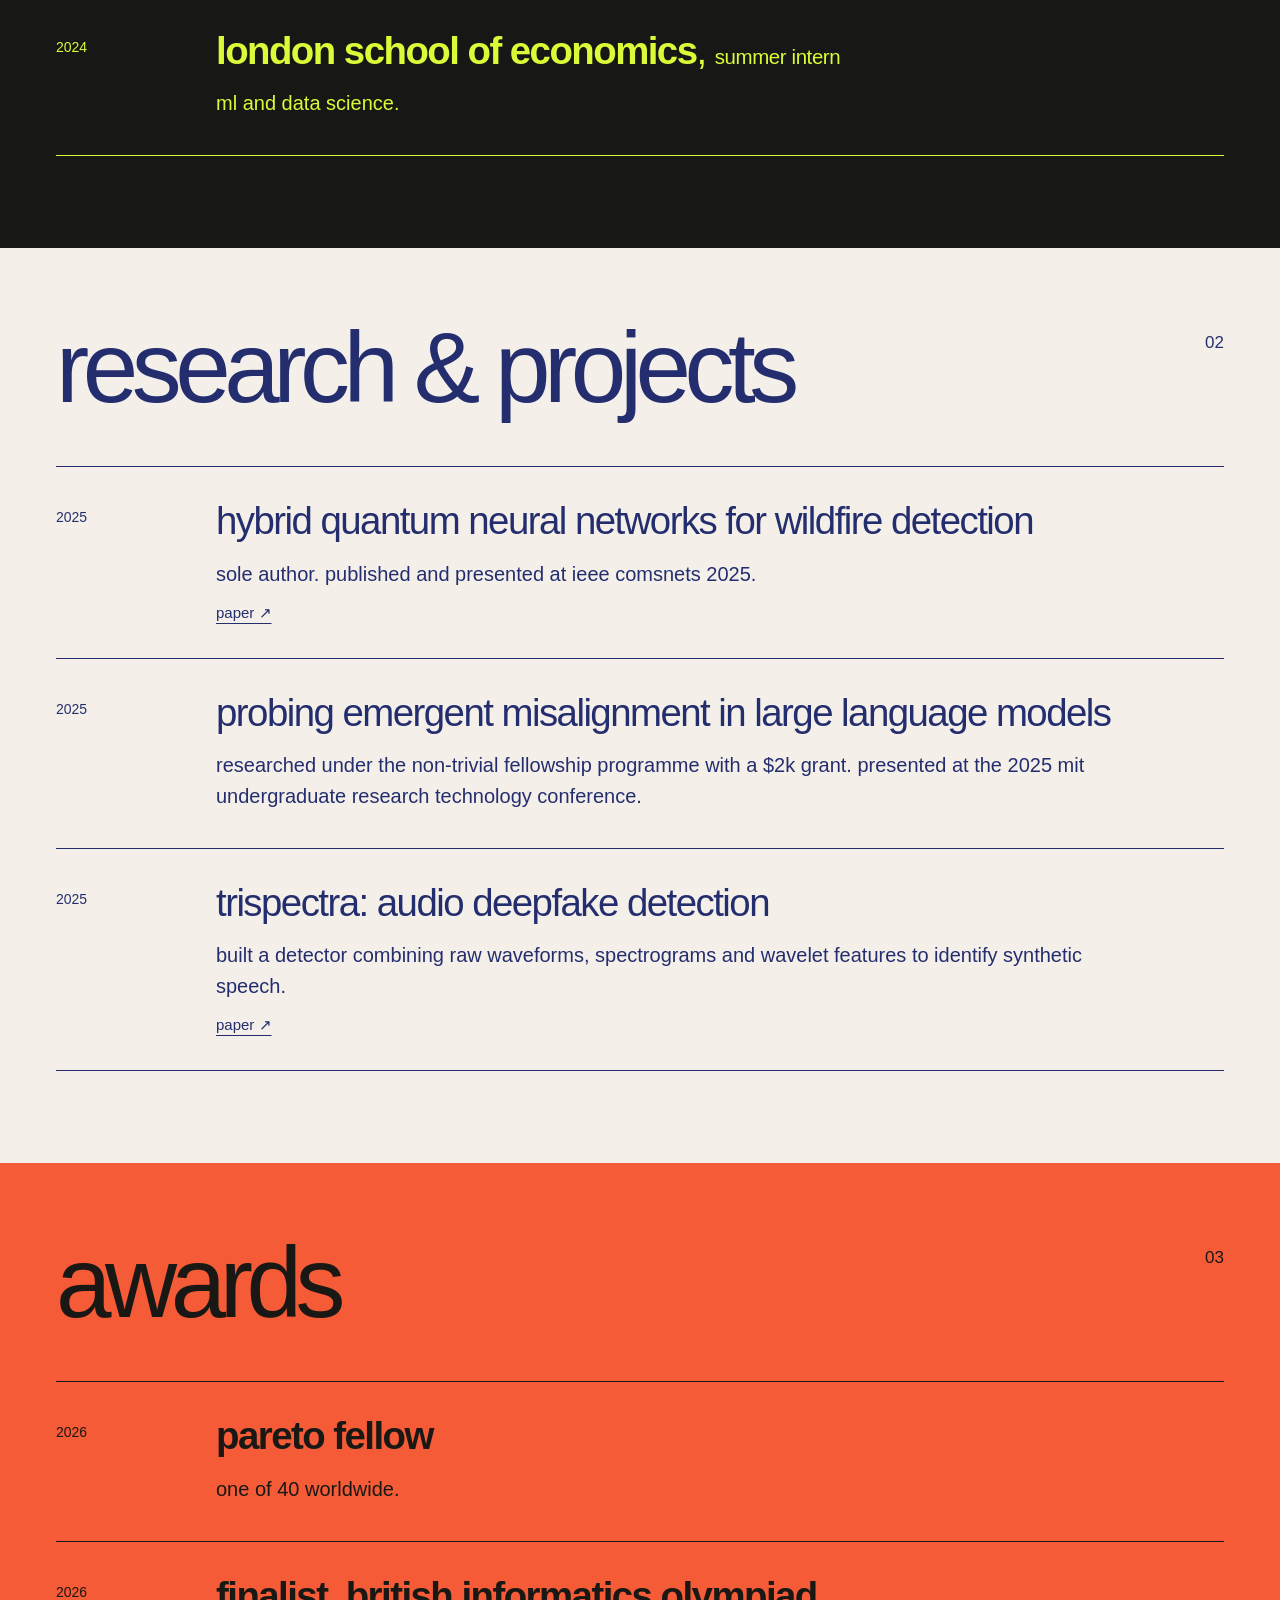
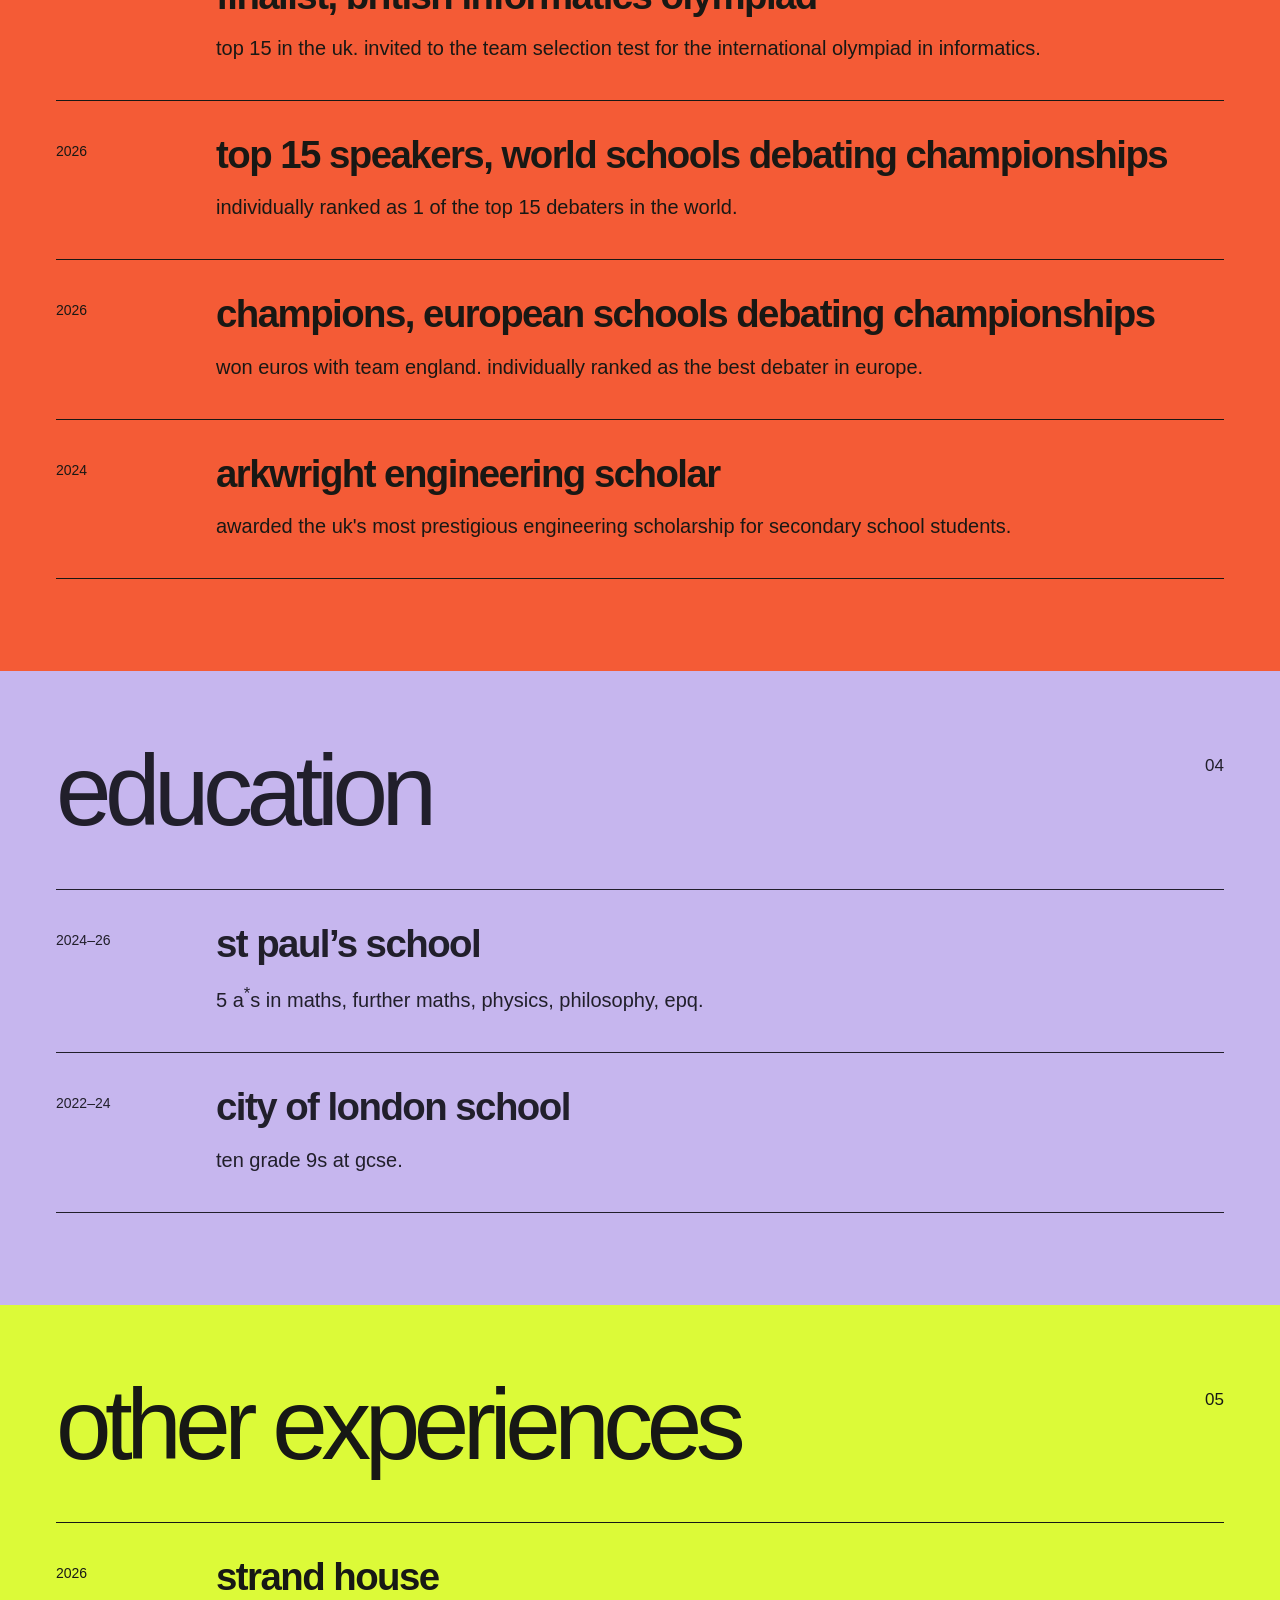
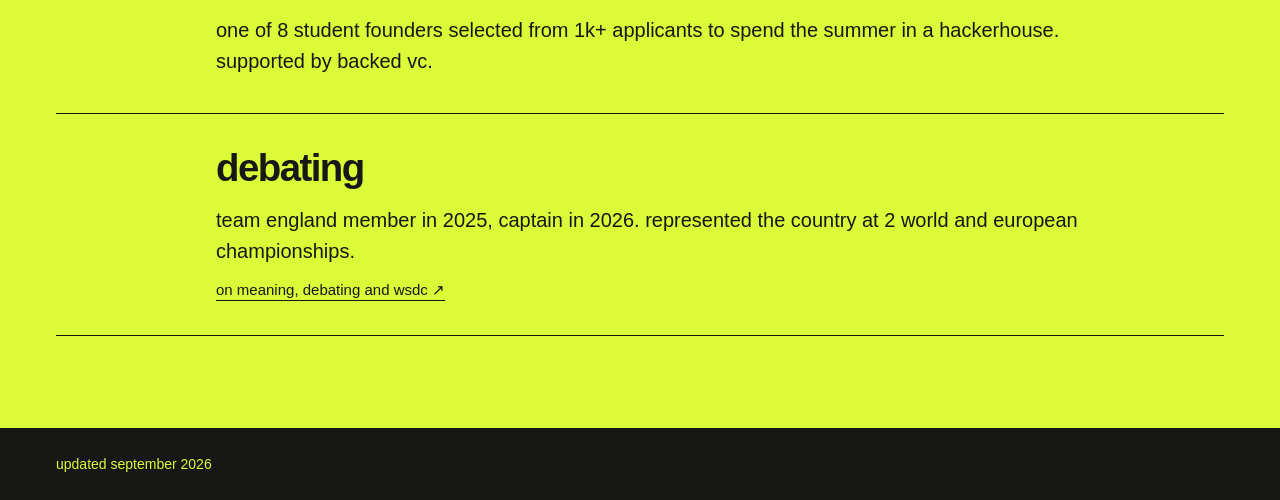
<file: concepts/poster.html>
<!doctype html>
<html lang="en" class="poster">
<head>
  <meta charset="utf-8">
  <meta name="viewport" content="width=device-width, initial-scale=1">
  <meta name="color-scheme" content="light">
  <meta name="robots" content="noindex">
  <title>aryaman sarda / poster</title>
  <link rel="stylesheet" href="experiments.css">

</head>
<body>
  <nav class="concept-switch" aria-label="Compare concepts"><a href="poster.html" aria-current="page">03 / poster</a><a href="channel.html">04 / channel</a><a href="../index.html">current ↗</a></nav>
  <div id="aryaman-index">
    <a class="ai-skip" href="#content">Skip to content</a>
    <header class="ai-profile" id="home">
    <h1 id="home-heading"><span>aryaman</span> <span>sarda</span></h1>
    <div class="ai-intro"><p>i’m a 19 y/o based in london. i'm working as a forward deployed engineer at palantir.</p></div>
    <div class="ai-contact">
        <p>if you’d like to learn more or request a detailed technical cv:</p>
        <p class="ai-contact-links"><a href="https://calendly.com/arusarda/30min" target="_blank" rel="noopener noreferrer">book a chat ↗</a><a href="mailto:arusarda@norik.co.uk">email me ↗</a></p>
      </div>
    <nav class="ai-nav" aria-label="On this page">
        <a href="#work"><span class="ai-nav-number" aria-hidden="true">01</span><span class="ai-nav-label">work</span><span class="ai-nav-arrow" aria-hidden="true">↗</span></a>
        <a href="#research"><span class="ai-nav-number" aria-hidden="true">02</span><span class="ai-nav-label">research & projects</span><span class="ai-nav-arrow" aria-hidden="true">↗</span></a>
        <a href="#awards"><span class="ai-nav-number" aria-hidden="true">03</span><span class="ai-nav-label">awards</span><span class="ai-nav-arrow" aria-hidden="true">↗</span></a>
        <a href="#education"><span class="ai-nav-number" aria-hidden="true">04</span><span class="ai-nav-label">education</span><span class="ai-nav-arrow" aria-hidden="true">↗</span></a>
        <a href="#other"><span class="ai-nav-number" aria-hidden="true">05</span><span class="ai-nav-label">other experiences</span><span class="ai-nav-arrow" aria-hidden="true">↗</span></a>
      </nav>
  </header>
  <main id="content"><section class="ai-section" id="work" aria-labelledby="work-heading">
        <h2 id="work-heading">work<span class="ai-section-number" aria-hidden="true">01</span></h2>
        <ul>
          <li class="ai-entry">
            <span class="ai-year">2026–</span>
            <div class="ai-entry-main"><p class="ai-entry-heading"><span class="ai-title">palantir</span>, <span class="ai-role">meritocracy fellow</span></p><p class="ai-detail">forward deployed engineer.</p></div>
          </li>
          <li class="ai-entry">
            <span class="ai-year">2026–</span>
            <div class="ai-entry-main"><p class="ai-entry-heading"><a class="ai-title" href="https://norik.co.uk" target="_blank" rel="noopener noreferrer">norik</a>, <span class="ai-role">founder and ceo</span></p><p class="ai-detail">automating visa applications.</p></div>
          </li>
          <li class="ai-entry">
            <span class="ai-year">2026</span>
            <div class="ai-entry-main"><p class="ai-entry-heading"><span class="ai-title">greenstar</span>, <span class="ai-role">founding engineer</span></p><p class="ai-detail">helping people shop more sustainably.</p></div>
          </li>
          <li class="ai-entry">
            <span class="ai-year">2024</span>
            <div class="ai-entry-main"><p class="ai-entry-heading"><span class="ai-title">london school of economics</span>, <span class="ai-role">summer intern</span></p><p class="ai-detail">ml and data science.</p></div>
          </li>
        </ul>
      </section><section class="ai-section ai-research" id="research" aria-labelledby="research-heading">
        <h2 id="research-heading">research & projects<span class="ai-section-number" aria-hidden="true">02</span></h2>
        <ul>
          <li class="ai-entry">
            <span class="ai-year">2025</span>
            <div class="ai-entry-main"><p class="ai-title">hybrid quantum neural networks for wildfire detection</p><p class="ai-detail">sole author. published and presented at ieee comsnets 2025.</p><p class="ai-resources"><a href="https://ieeexplore.ieee.org/document/10885552" target="_blank" rel="noopener noreferrer">paper ↗</a></p></div>
          </li>
          <li class="ai-entry">
            <span class="ai-year">2025</span>
            <div class="ai-entry-main"><p class="ai-title">probing emergent misalignment in large language models</p><p class="ai-detail">researched under the <a class="ai-inline-link" href="https://www.non-trivial.org/programs/research-fellows" target="_blank" rel="noopener noreferrer">non-trivial fellowship programme</a> with a $2k grant. presented at the 2025 mit undergraduate research technology conference.</p></div>
          </li>
          <li class="ai-entry">
            <span class="ai-year">2025</span>
            <div class="ai-entry-main"><p class="ai-title">trispectra: audio deepfake detection</p><p class="ai-detail">built a detector combining raw waveforms, spectrograms and wavelet features to identify synthetic speech.</p><p class="ai-resources"><a href="https://docs.google.com/document/d/1IriyA82F-8KW9teJCRSQbmWc7ReWa2HsL1Vw6Q2WPkM/edit" target="_blank" rel="noopener noreferrer">paper ↗</a></p></div>
          </li>
        </ul>
      </section><section class="ai-section" id="awards" aria-labelledby="awards-heading">
        <h2 id="awards-heading">awards<span class="ai-section-number" aria-hidden="true">03</span></h2>
        <ul>
          <li class="ai-entry">
            <span class="ai-year">2026</span>
            <div class="ai-entry-main"><p class="ai-entry-heading"><a class="ai-title" href="https://paretofellowship.com/" target="_blank" rel="noopener noreferrer">pareto fellow</a></p><p class="ai-detail">one of 40 worldwide.</p></div>
          </li>
          <li class="ai-entry">
            <span class="ai-year">2026</span>
            <div class="ai-entry-main"><p class="ai-entry-heading"><span class="ai-title">finalist, british informatics olympiad</span></p><p class="ai-detail">top 15 in the uk. invited to the team selection test for the international olympiad in informatics.</p></div>
          </li>
          <li class="ai-entry">
            <span class="ai-year">2026</span>
            <div class="ai-entry-main"><p class="ai-entry-heading"><span class="ai-title">top 15 speakers, world schools debating championships</span></p><p class="ai-detail">individually ranked as 1 of the top 15 debaters in the world.</p></div>
          </li>
          <li class="ai-entry">
            <span class="ai-year">2026</span>
            <div class="ai-entry-main"><p class="ai-entry-heading"><span class="ai-title">champions, european schools debating championships</span></p><p class="ai-detail">won euros with team england. individually ranked as the best debater in europe.</p></div>
          </li>
          <li class="ai-entry">
            <span class="ai-year">2024</span>
            <div class="ai-entry-main"><p class="ai-entry-heading"><span class="ai-title">arkwright engineering scholar</span></p><p class="ai-detail">awarded the uk's most prestigious engineering scholarship for secondary school students.</p></div>
          </li>
        </ul>
      </section><section class="ai-section" id="education" aria-labelledby="education-heading">
        <h2 id="education-heading">education<span class="ai-section-number" aria-hidden="true">04</span></h2>
        <ul>

          <li class="ai-entry">
            <span class="ai-year">2024–26</span>
            <div class="ai-entry-main"><p class="ai-entry-heading"><span class="ai-title">st paul’s school</span></p><p class="ai-detail">5 a<sup>*</sup>s in maths, further maths, physics, philosophy, epq.</p></div>
          </li>
          <li class="ai-entry">
            <span class="ai-year">2022–24</span>
            <div class="ai-entry-main"><p class="ai-entry-heading"><span class="ai-title">city of london school</span></p><p class="ai-detail">ten grade 9s at gcse.</p></div>
          </li>
        </ul>
      </section><section class="ai-section" id="other" aria-labelledby="other-heading">
        <h2 id="other-heading">other experiences<span class="ai-section-number" aria-hidden="true">05</span></h2>
        <ul>
          <li class="ai-entry">
            <span class="ai-year">2026</span>
            <div class="ai-entry-main">
              <p class="ai-entry-heading"><span class="ai-title">strand house</span></p>
              <p class="ai-detail">one of 8 student founders selected from 1k+ applicants to spend the summer in a hackerhouse. supported by backed vc.</p>
            </div>
          </li>
          <li class="ai-entry ai-entry-undated">
            <div class="ai-entry-main">
              <p class="ai-entry-heading"><span class="ai-title">debating</span></p>
              <p class="ai-detail">team england member in 2025, captain in 2026. represented the country at 2 world and european championships.</p>
              <p class="ai-resources"><a href="https://sarda007.substack.com/p/on-meaning-debating-and-wsdc" target="_blank" rel="noopener noreferrer">on meaning, debating and wsdc ↗</a></p>
            </div>
          </li>
        </ul>
      </section></main>
  <footer class="ai-footer"><p>updated september 2026</p></footer>
  </div>
</body>
</html>
</file>
<file: academy.css>
:root {
  color-scheme: light dark;
  --paper: #efefec;
  --ink: #2d302d;
  --muted: #646760;
  --rule: #d0d2ca;
  --accent: #884936;
  --media: #e3e5df;
  --sans: -apple-system, BlinkMacSystemFont, "Helvetica Neue", "Segoe UI", sans-serif;
  background: var(--paper);
  color: var(--ink);
  font: 15px/1.65 var(--sans);
  font-synthesis: none;
}
* { box-sizing: border-box; }
body { margin: 0; -webkit-font-smoothing: antialiased; }
h1, h2, h3, p, figure, ol { margin: 0; }
a { color: inherit; text-underline-offset: 5px; text-decoration-thickness: 1px; }
a:hover { color: var(--accent); }
a:focus-visible { outline: 2px solid var(--accent); outline-offset: 5px; }
::selection { background: var(--ink); color: var(--paper); }
.skip-link { position: absolute; top: -100px; left: 24px; z-index: 2; padding: 12px; background: var(--paper); }
.skip-link:focus { top: 12px; }
.page { display: grid; grid-template-columns: 210px minmax(0, 1fr); gap: 86px; max-width: 1392px; padding: 52px 56px 36px; margin: auto; }
.sidebar { position: sticky; top: 40px; align-self: start; }
.name { display: inline-block; font: 500 30px/1.08 var(--sans); letter-spacing: -.035em; text-decoration: none; }
.name span { color: var(--accent); }
.location { color: var(--muted); font-size: 12px; margin-top: 16px; }
.sidebar nav { margin-top: 38px; }
.nav-label { color: var(--muted); font-size: 11px; margin: 24px 0 10px; }
.sidebar ol { padding: 0; list-style: none; }
.sidebar nav a { display: grid; grid-template-columns: 20px 1fr; gap: 11px; padding: 8px 0; min-height: 37px; font-size: 12px; text-decoration: none; }
.sidebar nav a span { color: var(--accent); font-size: 10px; line-height: 2; font-variant-numeric: tabular-nums; }
.sidebar nav a:hover { text-decoration: underline; }
.contact { display: flex; flex-direction: column; align-items: flex-start; margin-top: 29px; font-size: 12px; }
.contact a { display: inline-flex; align-items: center; min-height: 36px; text-decoration: underline; }
.index-link { display: inline-flex; align-items: center; min-height: 44px; margin-top: 16px; font-size: 11px; color: var(--muted); }
main { min-width: 0; }
.intro { scroll-margin-top: 32px; }
.running-head { display: flex; justify-content: space-between; gap: 16px; padding: 0 0 16px; border-bottom: 1px solid var(--rule); font-size: 11px; color: var(--muted); }
.draft-label { color: var(--accent); }
.intro-grid { display: grid; grid-template-columns: minmax(0, 1fr) 200px; gap: 52px; padding: 44px 0 32px; align-items: start; }
h1 { max-width: 650px; font: 400 clamp(23px, 2.2vw, 30px)/1.45 var(--sans); letter-spacing: -.025em; }
.intro-current { margin-top: 24px; font-size: 16px; }
.intro-roles { max-width: 610px; margin-top: 12px; padding-left: 24px; font-size: 16px; line-height: 1.7; }
.intro-roles li { padding-left: 4px; }
.intro-roles li + li { margin-top: 14px; }
.company-link { white-space: nowrap; text-decoration: none; }
.company-link:hover { text-decoration: underline; }
.intro-aside { min-width: 0; }
.affiliation-logo { display: flex; align-items: center; justify-content: center; width: 48px; min-height: 56px; margin: 22px auto 0; }
.company-logo { display: block; width: 40px; height: auto; }
.portrait { padding-top: 10px; }
.intro-bottom { display: flex; justify-content: space-between; gap: 20px; padding: 20px 0 34px; color: var(--muted); font-size: 11px; }
.intro-bottom a { flex-shrink: 0; }
.chapter { display: grid; grid-template-columns: 90px minmax(0, 1fr); gap: 32px; padding: 42px 0 46px; border-top: 1px solid var(--rule); scroll-margin-top: 28px; }
.chapter-margin { display: flex; flex-direction: column; align-items: flex-start; gap: 8px; padding-top: 4px; }
.chapter-number { font: 400 20px/1.2 var(--sans); color: var(--accent); margin-bottom: 16px; }
.date { font-size: 11px; color: var(--muted); font-variant-numeric: tabular-nums; }
.category { font-size: 10px; color: var(--muted); }
.chapter-body { min-width: 0; }
.chapter-heading { margin-bottom: 14px; }
h2 { font: 500 clamp(25px, 2.5vw, 32px)/1.2 var(--sans); letter-spacing: -.025em; text-wrap: pretty; max-width: 680px; }
h2 a, h3 a { text-decoration: none; }
h2 a:hover, h3 a:hover { text-decoration: underline; }
.role { color: var(--muted); font-size: 12px; margin-top: 9px; }
.description { max-width: 640px; margin-bottom: 25px; color: var(--muted); font-size: 14px; line-height: 1.75; }
.media-slot { display: flex; flex-direction: column; justify-content: space-between; width: 100%; min-width: 0; gap: 22px; padding: 20px 24px; background: var(--media); border: 1px solid var(--rule); }
.media-slot p { font: 400 clamp(20px, 2vw, 26px)/1.3 var(--sans); letter-spacing: -.015em; color: var(--muted); }
.slot-kind, .slot-status { font-size: 10px; color: var(--muted); }
.slot-kind { display: flex; align-items: center; gap: 8px; }
.slot-kind::before { content: "+"; color: var(--accent); font-size: 15px; line-height: 1; }
.slot-status { align-self: flex-end; text-align: right; }
.landscape { aspect-ratio: 16 / 9; }
.portrait-slot { aspect-ratio: 4 / 5; padding: 16px; }
.portrait-slot p { font-size: 20px; }
.still { height: 100%; min-height: 215px; }
.panorama { min-height: 200px; aspect-ratio: 3 / 1; }
figcaption { display: flex; flex-wrap: wrap; gap: 3px 18px; margin-top: 9px; font-size: 10px; line-height: 1.6; color: var(--muted); }
figcaption > span { color: var(--accent); }
.media-pair { display: grid; grid-template-columns: repeat(2, minmax(0, 1fr)); gap: 18px; }
.media-pair.unequal { grid-template-columns: minmax(0, 1.7fr) minmax(0, 1fr); }
.media-pair figure { display: grid; grid-template-rows: 1fr auto; min-width: 0; }
.media-pair .landscape { min-height: 230px; }
.media-pair .media-slot p { font-size: 23px; }
.media-pair .media-slot { padding: 17px; }
.after-media { display: grid; grid-template-columns: minmax(0, 1.6fr) minmax(0, 1fr); gap: 32px; align-items: start; margin-top: 24px; }
.story-prompt { color: var(--muted); font-size: 12px; max-width: 530px; margin-top: 22px; }
.story-prompt > span { display: block; color: var(--accent); font-size: 10px; margin-bottom: 6px; }
.after-media .story-prompt { margin-top: 0; }
.media-note { font-size: 11px; color: var(--muted); border-left: 1px solid var(--rule); padding-left: 18px; }
.resource { font-size: 12px; min-height: 44px; padding: 8px 0; justify-self: end; }
.interlude { display: flex; justify-content: space-between; align-items: end; border-top: 1px solid var(--rule); padding: 40px 0 46px 122px; }
.interlude p { font: 400 28px/1.25 var(--sans); letter-spacing: -.025em; }
.interlude > span { color: var(--accent); font-size: 24px; }
.achievement { color: var(--accent); font: 400 23px/1.3 var(--sans); margin: 20px 0 12px; }
.debating-results { border-left: 1px solid var(--accent); padding-left: 18px; font-size: 13px; max-width: 580px; margin-bottom: 26px; }
.photo-strip { margin-top: 24px; }
.context-entry { display: grid; grid-template-columns: 68px minmax(0, 1fr); gap: 20px; padding: 22px 0; border-top: 1px solid var(--rule); }
.context-entry:first-of-type { border-top: 0; padding-top: 6px; }
.context-entry h3 { font-size: 14px; font-weight: 500; }
.context-entry p { color: var(--muted); font-size: 13px; margin-top: 5px; }
.context-entry .date { padding-top: 3px; }
#other figure { margin-bottom: 30px; }
.more-context { font-size: 12px; padding-top: 16px; }
footer { display: flex; justify-content: space-between; align-items: baseline; gap: 20px; border-top: 1px solid var(--rule); padding: 32px 0 12px; }
footer p { font: 400 24px/1.3 var(--sans); letter-spacing: -.025em; }
footer a { font-size: 11px; padding: 12px 0; }
/* Real media can replace each .media-slot within its existing figure. */
figure img, figure video { display: block; max-width: 100%; width: 100%; height: auto; }
figure video { aspect-ratio: 16 / 9; background: #202220; }
@media (prefers-color-scheme: dark) {
  :root { --paper: #222420; --ink: #e6e6dd; --muted: #b1b5a9; --rule: #474b42; --accent: #d6a18a; --media: #2c3029; }
  .company-logo { filter: invert(1); }
}
@media (max-width: 1150px) {
  .page { padding: 40px 36px; grid-template-columns: 180px minmax(0, 1fr); gap: 50px; }
  .intro-grid { grid-template-columns: minmax(0, 1fr) 150px; gap: 28px; }
  .portrait-slot { min-height: 220px; }
  .chapter { grid-template-columns: 64px minmax(0, 1fr); gap: 24px; }
  .interlude { padding-left: 88px; }
  .media-pair .media-slot p { font-size: 21px; }
}
@media (max-width: 900px) {
  .page { display: block; max-width: 780px; padding: 28px; }
  .sidebar { position: static; display: grid; grid-template-columns: 1fr auto; gap: 0 24px; padding-bottom: 28px; }
  .name { font-size: 30px; }
  .name br { display: none; }
  .location { grid-column: 1; margin-top: 8px; }
  .sidebar nav { grid-column: 1 / -1; grid-row: 3; margin-top: 18px; }
  .nav-label { margin: 14px 0 3px; }
  .sidebar ol { display: flex; flex-wrap: wrap; gap: 0 20px; }
  .sidebar nav a { display: flex; gap: 7px; min-height: 44px; align-items: center; }
  .contact { grid-column: 2; grid-row: 1 / 3; margin: 0; }
  .contact a { min-height: 36px; }
  .index-link { grid-column: 1 / -1; margin-top: 4px; }
  .intro-grid { grid-template-columns: minmax(0, 1fr) 180px; }
  .chapter-margin { gap: 7px; }
  .chapter-number { margin-bottom: 12px; }
}
@media (max-width: 560px) {
  .page { padding: 26px 22px; }
  .name { font-size: 27px; }
  .sidebar { column-gap: 12px; }
  .sidebar ol { gap: 0 14px; }
  .sidebar nav a { font-size: 11px; }
  .running-head { font-size: 10px; }
  .intro-grid { grid-template-columns: 1fr; gap: 25px; padding-top: 30px; }
  h1 { font-size: 23px; }
  .intro-current, .intro-roles { font-size: 15px; }
  .intro-aside { width: 63%; justify-self: end; }
  .portrait { padding: 0; }
  .portrait-slot { min-height: 0; aspect-ratio: 1; }
  .intro-bottom { align-items: start; font-size: 10px; padding-top: 6px; }
  .intro-bottom > a { min-height: 32px; }
  .chapter { display: block; padding: 28px 0 34px; }
  .chapter-margin { flex-direction: row; align-items: baseline; gap: 15px; margin-bottom: 20px; padding: 0; }
  .chapter-number { font-size: 20px; margin: 0; }
  .category { margin-left: auto; }
  h2 { font-size: 28px; }
  .description { font-size: 13px; }
  .media-slot { padding: 17px; gap: 22px; min-height: 205px; }
  .media-slot p { font-size: 23px; }
  .portrait-slot p { font-size: 20px; }
  .media-pair, .media-pair.unequal { grid-template-columns: 1fr; gap: 23px; }
  .media-pair .media-slot p { font-size: 23px; }
  .media-pair .landscape { min-height: 205px; }
  .media-pair.unequal figure:last-child { width: 74%; justify-self: end; }
  .still { min-height: 240px; }
  .after-media { grid-template-columns: 1fr; gap: 18px; }
  .resource { justify-self: start; }
  .interlude { padding: 28px 0 32px; }
  .interlude p { font-size: 26px; }
  .photo-strip { gap: 22px; }
  .context-entry { grid-template-columns: 1fr; gap: 5px; }
  footer p { font-size: 22px; }
  footer a { font-size: 10px; }
}
@media (min-width: 901px) and (max-height: 800px) {
  .sidebar { position: static; }
}
@media (pointer: coarse) {
  .contact a, .sidebar nav a, .index-link { min-height: 44px; }
}
@media print {
  :root { --paper: #fff; --ink: #222; --muted: #555; --rule: #bbb; --accent: #555; --media: #f5f5f5; }
  .page { display: block; padding: 0; }
  .sidebar { position: static; display: block; padding-bottom: 25px; }
  .sidebar nav, .contact, .index-link, .skip-link, .intro-bottom a, footer a { display: none; }
  .chapter { padding-block: 24px; }
  figure, .context-entry { break-inside: avoid; }
  h2, .chapter-heading { break-after: avoid; }
  .company-logo { filter: none; }
}
</file>
<file: concepts/experiments.css>
* { box-sizing: border-box; }
html, body { margin: 0; min-height: 100%; }
html { font-family: "Helvetica Neue", Helvetica, Arial, sans-serif; }
body { -webkit-font-smoothing: antialiased; }
h1, h2, p, ul { margin: 0; padding: 0; }
ul { list-style: none; }
a { color: inherit; text-underline-offset: 5px; text-decoration-thickness: 1px; }
a:focus-visible, button:focus-visible { outline: 2px solid currentColor; outline-offset: 5px; }
button { font: inherit; }
.concept-switch { display: flex; align-items: center; gap: 28px; padding: 8px 32px; font-size: 13px; line-height: 1.5; border-bottom: 1px solid currentColor; }
.concept-switch a { display: inline-flex; align-items: center; min-height: 36px; text-decoration: none; }
.concept-switch a[aria-current="page"], .concept-switch a:hover { text-decoration: underline; }
.concept-switch a:last-child { margin-left: auto; }
.ai-skip { position: absolute; top: -100px; left: 20px; padding: 12px; z-index: 10; }
.ai-skip:focus { top: 12px; }
.ai-entry-heading a, .ai-inline-link { text-decoration: none; }
.ai-entry-heading a:hover, .ai-inline-link:hover { text-decoration: underline; }
.ai-resources { display: flex; flex-wrap: wrap; gap: 24px; margin-top: 14px; font-size: 15px; }
.ai-contact-links { display: flex; flex-direction: column; align-items: flex-start; margin-top: 18px; }
.ai-contact-links a { display: inline-flex; align-items: center; min-height: 44px; }
.ai-nav a { text-decoration: none; }
.ai-nav a:hover .ai-nav-label { text-decoration: underline; }
.ai-year { font-size: 14px; font-variant-numeric: tabular-nums; white-space: nowrap; }
.ai-entry-main { min-width: 0; }
.ai-title, .ai-detail { overflow-wrap: break-word; }
.ai-entry { break-inside: avoid; }
.ai-section { scroll-margin-top: 24px; }

/* 03 / Poster: fluorescent paper, ink, and full-width typographic spreads. */
html.poster { background: #dcfa38; color: #171815; color-scheme: light; }
.poster .ai-skip { background: #171815; color: #dcfa38; }
.poster .ai-profile { min-height: calc(100svh - 53px); padding: 64px 56px 0; display: grid; grid-template-columns: minmax(0, 1.9fr) minmax(280px, 1fr); grid-template-rows: 1fr auto auto; gap: 28px 64px; }
.poster h1 { grid-row: 1 / 3; align-self: center; font-size: clamp(100px, 15vw, 250px); font-weight: 650; letter-spacing: -.085em; line-height: .82; padding-bottom: 24px; }
.poster h1 span { display: block; }
.poster .ai-intro { align-self: end; font-size: clamp(20px, 1.85vw, 27px); line-height: 1.45; letter-spacing: -.025em; max-width: 470px; }
.poster .ai-contact { font-size: 16px; line-height: 1.55; padding-bottom: 44px; max-width: 330px; }
.poster .ai-nav { grid-column: 1 / -1; display: flex; justify-content: space-between; gap: 12px 24px; border-top: 2px solid; padding: 14px 0; }
.poster .ai-nav a { display: flex; align-items: center; gap: 12px; min-height: 48px; font-size: 16px; }
.poster .ai-nav-number { font-size: 12px; }
.poster .ai-nav-arrow { font-size: 20px; }
.poster .ai-section { padding: 72px 56px 92px; }
.poster h2 { font-weight: 500; font-size: clamp(52px, 7.8vw, 126px); line-height: .96; letter-spacing: -.065em; display: flex; justify-content: space-between; align-items: flex-start; gap: 40px; padding-bottom: 50px; }
.poster .ai-section-number { font-size: 17px; line-height: 1.5; letter-spacing: 0; padding-top: 10px; }
.poster .ai-section > ul { border-top: 1px solid; }
.poster .ai-entry { display: grid; grid-template-columns: 120px minmax(0, 1fr); gap: 40px; padding: 32px 0 36px; border-bottom: 1px solid; }
.poster .ai-entry-undated .ai-entry-main { grid-column: 2; }
.poster .ai-year { padding-top: 10px; }
.poster .ai-entry-heading, .poster .ai-entry-main > .ai-title { font-size: clamp(28px, 3vw, 44px); line-height: 1.13; letter-spacing: -.04em; font-weight: 500; max-width: 1080px; }
.poster .ai-title { font-weight: 550; }
.poster .ai-role { font-size: clamp(17px, 1.6vw, 24px); font-weight: 400; letter-spacing: -.02em; }
.poster .ai-detail { font-size: 20px; line-height: 1.55; margin-top: 16px; max-width: 880px; }
.poster #work { background: #171815; color: #dcfa38; }
.poster #research { background: #f4f0e9; color: #242e6f; }
.poster #awards { background: #f45b36; color: #191814; }
.poster #education { background: #c6b6ee; color: #211f2b; }
.poster #other { background: #dcfa38; color: #171815; }
.poster .ai-footer { background: #171815; color: #dcfa38; padding: 28px 56px; font-size: 14px; }

/* 04 / Channel: one chapter per screen, navigated like a short publication. */
html.channel { background: #151719; color: #ecebe4; color-scheme: dark; }
.channel .concept-switch { border-color: #454749; color: #b9bcbf; }
.channel .concept-switch a[aria-current="page"] { color: #ecebe4; }
.channel .ai-skip { background: #ecebe4; color: #151719; }
.channel #content { padding: 50px 64px 150px; max-width: 1550px; margin: 0 auto; }
.channel .stage-panel { min-height: calc(100svh - 254px); }
.channel .stage-panel + .stage-panel { border-top: 1px solid #454749; padding-top: 60px; margin-top: 70px; }
.channel .stage-panel[hidden] { display: none; }
.channel.is-enhanced .stage-panel + .stage-panel { border: 0; padding-top: 0; margin-top: 0; }
.channel .ai-profile { display: grid; grid-template-columns: minmax(0, 1.5fr) minmax(280px, 1fr); column-gap: 120px; align-content: start; }
.channel h1 { grid-column: 1 / -1; font-family: "Times New Roman", Times, serif; font-size: clamp(85px, 12vw, 180px); font-weight: 400; line-height: 1; letter-spacing: -.07em; padding-bottom: 52px; }
.channel .ai-intro { font-size: 27px; line-height: 1.45; letter-spacing: -.022em; max-width: 700px; }
.channel .ai-contact { grid-column: 1; font-size: 15px; color: #b9bcbf; line-height: 1.55; margin-top: 32px; max-width: 370px; }
.channel .ai-contact-links a { color: #ecebe4; }
.channel .ai-nav { grid-column: 2; grid-row: 2 / 5; align-self: start; padding-top: 2px; }
.channel .ai-nav a { display: grid; grid-template-columns: 30px 1fr 24px; gap: 12px; align-items: baseline; padding: 20px 0; min-height: 68px; border-top: 1px solid #454749; font-size: 22px; letter-spacing: -.025em; }
.channel .ai-nav a:last-child { border-bottom: 1px solid #454749; }
.channel .ai-nav-number { font-size: 12px; color: #b9bcbf; letter-spacing: 0; }
.channel .ai-nav-arrow { color: #a5b7fc; }
.channel .ai-footer { grid-column: 1; color: #898f94; font-size: 12px; margin-top: 36px; }
.channel .ai-section { display: grid; grid-template-columns: minmax(220px, .7fr) minmax(0, 1.65fr); gap: 90px; align-content: start; }
.channel h2 { display: flex; flex-direction: column-reverse; align-items: flex-start; justify-content: flex-end; gap: 30px; font-family: "Times New Roman", Times, serif; font-size: clamp(52px, 6.5vw, 96px); font-weight: 400; letter-spacing: -.065em; line-height: .92; }
.channel .ai-section-number { color: #a5b7fc; font: 16px "Helvetica Neue", Helvetica, Arial, sans-serif; letter-spacing: 0; }
.channel .ai-entry { display: grid; grid-template-columns: 70px minmax(0, 1fr); gap: 28px; padding: 22px 0; border-top: 1px solid #454749; }
.channel .ai-entry-undated .ai-entry-main { grid-column: 2; }
.channel .ai-year { color: #a5b7fc; font-size: 13px; padding-top: 5px; }
.channel .ai-entry-heading, .channel .ai-entry-main > .ai-title { font-size: 22px; line-height: 1.25; letter-spacing: -.025em; }
.channel .ai-title { font-weight: 500; }
.channel .ai-role { font-size: 17px; font-weight: 400; }
.channel .ai-detail { color: #b9bcbf; font-size: 17px; line-height: 1.55; margin-top: 10px; }
.channel .ai-resources { color: #ecebe4; }
.channel #work .ai-entry-heading { font-size: 34px; }
.channel #work .ai-entry { padding: 27px 0; }
.channel #work .ai-role { font-size: 20px; }
.stage-controls { display: none; }
.channel.is-enhanced .stage-controls { display: grid; grid-template-columns: minmax(0, 1fr) 240px; gap: 48px; position: fixed; bottom: 0; left: 0; right: 0; z-index: 2; padding: 18px 32px; background: #151719; border-top: 1px solid #454749; }
.stage-tabs { display: flex; gap: 26px; align-items: center; }
.stage-tabs a { color: #b9bcbf; display: flex; gap: 8px; align-items: baseline; text-decoration: none; padding: 12px 0; font-size: 13px; }
.stage-tabs a[aria-current="page"] { color: #ecebe4; text-decoration: underline; }
.stage-tabs .ai-nav-number { color: #a5b7fc; font-size: 11px; }
.stage-tabs .ai-nav-arrow { display: none; }
.stage-pager { display: grid; grid-template-columns: 44px minmax(0, 1fr) 44px; align-items: center; gap: 16px; }
.stage-pager button { min-height: 44px; border: 1px solid #686d73; background: none; color: #ecebe4; font-size: 25px; cursor: pointer; }
.stage-pager button:hover:not(:disabled) { color: #151719; background: #ecebe4; }
.stage-pager button:disabled { color: #686d73; border-color: #454749; cursor: default; }
.stage-status { display: grid; gap: 5px; text-align: center; font-size: 12px; line-height: 1.2; }
.stage-status [data-position] { color: #a5b7fc; font-size: 11px; font-variant-numeric: tabular-nums; }

@media (max-width: 1180px) {
  .poster .ai-profile { gap: 30px 44px; padding: 48px 40px 0; }
  .poster .ai-nav { flex-wrap: wrap; justify-content: flex-start; gap: 0 26px; }
  .poster .ai-section { padding: 60px 40px 72px; }
  .poster .ai-entry { grid-template-columns: 80px minmax(0, 1fr); gap: 32px; }
  .channel #content { padding: 44px 40px 160px; }
  .channel .ai-profile { gap: 0 70px; }
  .channel .ai-intro { font-size: 23px; }
  .channel .ai-section { grid-template-columns: minmax(180px, .7fr) minmax(0, 1.65fr); gap: 48px; }
  .channel .ai-entry { gap: 20px; grid-template-columns: 60px minmax(0, 1fr); }
  .channel.is-enhanced .stage-controls { grid-template-columns: 1fr 160px; gap: 20px; padding: 16px 24px; }
  .stage-tabs { gap: 19px; }
  .stage-tabs .ai-nav-number { display: none; }
  .stage-pager { gap: 8px; }
  .stage-status [data-chapter] { display: none; }
}
@media (max-width: 860px) {
  .concept-switch { padding: 8px 24px; }
  .poster .ai-profile { min-height: auto; grid-template-columns: 1fr 1fr; padding: 48px 28px 0; gap: 28px 32px; }
  .poster h1 { grid-row: 1; grid-column: 1 / -1; display: flex; gap: .22em; font-size: 13.5vw; padding: 0 0 22px; }
  .poster .ai-intro { grid-column: 1; font-size: 20px; }
  .poster .ai-contact { grid-column: 2; padding: 0; }
  .poster .ai-nav { margin-top: 20px; }
  .poster .ai-nav a { font-size: 14px; }
  .poster .ai-section { padding: 48px 28px 56px; }
  .poster h2 { padding-bottom: 32px; }
  .poster .ai-detail { font-size: 18px; }
  .poster .ai-footer { padding: 24px 28px; }
  .channel #content { padding: 36px 28px 160px; }
  .channel h1 { font-size: 12.5vw; padding-bottom: 36px; }
  .channel .ai-profile { column-gap: 38px; }
  .channel .ai-intro { font-size: 21px; }
  .channel .ai-nav a { font-size: 18px; grid-template-columns: 22px 1fr 18px; gap: 8px; padding: 18px 0; }
  .channel .ai-section { grid-template-columns: 1fr; gap: 32px; }
  .channel h2 { flex-direction: row; align-items: baseline; justify-content: space-between; font-size: 64px; }
  .channel .ai-section-number { order: 1; }
  .channel.is-enhanced .stage-controls { display: block; padding: 10px 20px 14px; }
  .stage-tabs { justify-content: space-between; gap: 8px; padding-bottom: 10px; }
  .stage-tabs a { justify-content: center; min-width: 36px; min-height: 36px; padding: 8px 0; }
  .stage-tabs .ai-nav-number { display: inline; font-size: 13px; }
  .stage-tabs .ai-nav-label { display: none; }
  .stage-pager { grid-template-columns: 44px 1fr 44px; }
  .stage-status { display: flex; align-items: center; justify-content: center; gap: 12px; }
  .stage-status [data-chapter] { display: inline; }
}
@media (max-width: 580px) {
  .concept-switch { padding: 7px 20px; gap: 20px; font-size: 12px; }
  .poster .ai-profile { display: block; padding: 40px 22px 0; }
  .poster h1 { display: block; font-size: 25vw; line-height: .83; padding-bottom: 32px; }
  .poster .ai-intro { font-size: 20px; line-height: 1.4; }
  .poster .ai-contact { margin-top: 28px; font-size: 15px; }
  .poster .ai-nav { display: grid; grid-template-columns: 1fr; margin-top: 34px; padding: 10px 0; }
  .poster .ai-nav a { display: grid; grid-template-columns: 24px 1fr 20px; min-height: 44px; font-size: 16px; }
  .poster .ai-section { padding: 38px 22px 46px; }
  .poster h2 { font-size: clamp(44px, 13.5vw, 53px); letter-spacing: -.055em; gap: 20px; line-height: .98; }
  .poster .ai-section-number { font-size: 13px; flex-shrink: 0; }
  .poster .ai-entry { grid-template-columns: 1fr; gap: 13px; padding: 24px 0; }
  .poster .ai-entry-undated .ai-entry-main { grid-column: auto; }
  .poster .ai-year { padding: 0; font-size: 13px; }
  .poster .ai-entry-heading, .poster .ai-entry-main > .ai-title { font-size: 30px; }
  .poster .ai-role { font-size: 17px; }
  .poster .ai-detail { font-size: 17px; line-height: 1.5; margin-top: 12px; }
  .poster .ai-footer { padding: 24px 22px; }
  .channel #content { padding: 32px 22px 150px; }
  .channel .ai-profile { display: block; }
  .channel h1 { font-size: 25vw; line-height: .85; letter-spacing: -.065em; padding-bottom: 32px; }
  .channel h1 span { display: block; }
  .channel .ai-intro { font-size: 21px; }
  .channel .ai-contact { margin-top: 28px; font-size: 15px; }
  .channel .ai-nav { margin-top: 34px; }
  .channel .ai-nav a { font-size: 21px; }
  .channel .ai-footer { margin-top: 28px; }
  .channel h2 { font-size: 50px; line-height: .98; gap: 20px; }
  .channel .ai-section-number { font-size: 13px; flex-shrink: 0; }
  .channel .ai-section { gap: 26px; }
  .channel .ai-entry { grid-template-columns: 1fr; gap: 12px; padding: 22px 0; }
  .channel .ai-entry-undated .ai-entry-main { grid-column: auto; }
  .channel .ai-year { padding: 0; }
  .channel .ai-entry-heading, .channel .ai-entry-main > .ai-title { font-size: 22px; }
  .channel .ai-detail { font-size: 16px; }
  .channel #work .ai-entry-heading { font-size: 30px; }
  .channel #work .ai-role { font-size: 18px; }
}
@media (pointer: coarse) {
  .concept-switch a, .ai-resources a { min-height: 44px; display: inline-flex; align-items: center; }
  .stage-tabs a { min-height: 44px; }
}
@media print {
  html.poster, html.channel { background: white; color: black; }
  .concept-switch, .ai-skip, .stage-controls, .ai-nav { display: none !important; }
  .poster .ai-profile, .channel .ai-profile, .channel .ai-section { display: block; min-height: 0; }
  .poster .ai-section, .poster .ai-footer { background: white !important; color: black !important; }
  .channel .stage-panel[hidden] { display: block; }
  .channel .ai-section { padding: 32px 0 !important; }
  .channel h2 { margin-bottom: 24px; }
  .channel h1, .poster h1 { font-size: 64px; }
  .channel .ai-detail, .channel .ai-year, .channel .ai-contact, .channel .ai-contact-links a, .channel .ai-resources, .channel .ai-section-number, .channel .ai-footer { color: black; }
  .channel #content { padding: 0; }
}
</file>
<file: concepts/concepts.css>
:root {
  color-scheme: light dark;
  --paper: light-dark(#efefef, #202020);
  --ink: light-dark(#262626, #ededed);
  --muted: light-dark(#626262, #b8b8b8);
  --rule: light-dark(#cecece, #464646);
  --sans: "Helvetica Neue", Helvetica, Arial, sans-serif;
  background: var(--paper);
  color: var(--ink);
  font-family: var(--sans);
  font-synthesis: none;
}
* { box-sizing: border-box; }
html, body { margin: 0; min-height: 100%; }
body { -webkit-font-smoothing: antialiased; }
a { color: inherit; text-underline-offset: 5px; text-decoration-thickness: 1px; }
a:focus-visible { outline: 2px solid currentColor; outline-offset: 5px; }
.concept-switch { display: flex; align-items: baseline; gap: 24px; padding: 12px 40px; border-bottom: 1px solid var(--rule); font-size: 13px; line-height: 1.5; }
.concept-switch a { display: inline-flex; align-items: center; min-height: 32px; text-decoration: none; color: var(--muted); }
.concept-switch a:hover, .concept-switch a[aria-current="page"] { color: var(--ink); text-decoration: underline; }
.concept-switch a:last-child { margin-left: auto; }
#aryaman-index { padding: 60px 48px 36px; font-size: 17px; line-height: 1.6; }
#aryaman-index h1, #aryaman-index h2, #aryaman-index p, #aryaman-index ul { margin: 0; padding: 0; }
#aryaman-index ul { list-style: none; }
.ai-wrap { max-width: 1200px; margin: 0 auto; }
.ai-skip { position: absolute; top: -100px; left: 24px; z-index: 5; background: var(--paper); padding: 12px; }
.ai-skip:focus { top: 12px; }
.ai-intro { text-wrap: pretty; }
.ai-contact { font-size: 15px; line-height: 1.65; }
#aryaman-index .ai-contact-links { display: flex; flex-direction: column; align-items: flex-start; margin-top: 10px; }
.ai-contact-links a { display: inline-flex; align-items: center; min-height: 44px; }
.ai-nav a { text-decoration: none; }
.ai-nav a:hover .ai-nav-label { text-decoration: underline; }
.ai-nav-number, .ai-nav-arrow, .ai-section-number { color: var(--muted); font-size: 12px; font-weight: 400; font-variant-numeric: tabular-nums; }
.ai-section { scroll-margin-top: 32px; }
.ai-section-number { font-family: var(--sans); }
.ai-entry { display: grid; grid-template-columns: 70px minmax(0, 1fr); gap: 24px; break-inside: avoid; }
.ai-year { color: var(--muted); font-size: 13px; font-variant-numeric: tabular-nums; padding-top: 4px; white-space: nowrap; }
.ai-entry-main { min-width: 0; overflow-wrap: break-word; }
.ai-entry-undated .ai-entry-main { grid-column: 2; }
.ai-title { font-weight: 550; }
.ai-role { font-size: 16px; font-weight: 400; }
.ai-entry-heading a, .ai-inline-link { text-decoration: none; }
.ai-entry-heading a:hover, .ai-inline-link:hover { text-decoration: underline; }
.ai-detail { color: var(--muted); }
#aryaman-index .ai-detail { margin-top: 6px; }
#aryaman-index .ai-resources { margin-top: 12px; font-size: 14px; display: flex; flex-wrap: wrap; gap: 24px; }
.ai-resources a { text-decoration-color: var(--muted); }
.ai-footer { color: var(--muted); font-size: 13px; border-top: 1px solid var(--rule); }
#aryaman-index .ai-footer { padding-top: 24px; }

/* Folio: a broad masthead and a continuous, quietly typeset record. */
.folio .ai-profile { display: grid; grid-template-columns: minmax(0, 1.8fr) minmax(240px, 1fr); gap: 0 100px; }
#aryaman-index.folio h1 { grid-column: 1 / -1; font-family: Georgia, "Times New Roman", serif; font-size: clamp(64px, 7.5vw, 100px); font-weight: 400; letter-spacing: -.065em; line-height: 1.05; margin-bottom: 42px; }
.folio .ai-intro { font-size: 23px; line-height: 1.55; letter-spacing: -.015em; }
.folio .ai-contact { max-width: 275px; justify-self: end; padding-top: 4px; }
#aryaman-index.folio .ai-nav { display: flex; flex-wrap: wrap; grid-column: 1 / -1; gap: 0 32px; margin-top: 48px; padding: 12px 0; border-top: 1px solid var(--ink); border-bottom: 1px solid var(--rule); }
.folio .ai-nav a { display: flex; align-items: center; gap: 10px; min-height: 44px; font-size: 15px; }
.folio .ai-nav-arrow { display: none; }
.folio .ai-section { display: grid; grid-template-columns: 260px minmax(0, 1fr); gap: 54px; padding: 46px 0 50px; }
.folio .ai-section + .ai-section { border-top: 1px solid var(--rule); }
#aryaman-index.folio h2 { font-family: Georgia, "Times New Roman", serif; font-size: 28px; font-weight: 400; letter-spacing: -.04em; line-height: 1.25; display: flex; flex-direction: column-reverse; align-items: flex-start; justify-content: flex-end; gap: 14px; }
.folio h2 .ai-section-number { letter-spacing: 0; }
.folio .ai-entry { font-size: 18px; grid-template-columns: 76px minmax(0, 1fr); gap: 30px; }
#aryaman-index.folio .ai-entry + .ai-entry { margin-top: 31px; }
.folio .ai-role { font-size: 17px; }

/* Columns: a persistent profile and a compact, two-column directory. */
#aryaman-index.columns { padding: 54px 40px 36px; font-size: 16px; }
.columns .ai-wrap { display: grid; grid-template-columns: 240px minmax(0, 1fr); column-gap: 64px; max-width: 1440px; }
.columns .ai-profile { align-self: start; position: sticky; top: 40px; }
#aryaman-index.columns h1 { font-size: 49px; line-height: .98; font-weight: 500; letter-spacing: -.065em; max-width: 230px; margin-bottom: 30px; }
.columns .ai-intro { font-size: 16px; line-height: 1.75; }
#aryaman-index.columns .ai-contact { margin-top: 28px; }
#aryaman-index.columns .ai-nav { display: grid; margin-top: 34px; padding-top: 16px; border-top: 1px solid var(--rule); }
.columns .ai-nav a { display: grid; grid-template-columns: 20px 1fr 12px; gap: 12px; align-items: baseline; min-height: 44px; padding: 9px 0; font-size: 14px; }
.columns main { min-width: 0; }
.columns .ai-section { padding: 30px 0 38px; border-top: 1px solid var(--rule); }
.columns .ai-section:first-child { border-color: var(--ink); }
#aryaman-index.columns h2 { display: flex; justify-content: space-between; align-items: baseline; font-weight: 500; font-size: 23px; letter-spacing: -.035em; line-height: 1.2; margin-bottom: 30px; }
.columns h2 .ai-section-number { letter-spacing: 0; }
.columns .ai-section > ul { display: grid; grid-template-columns: repeat(2, minmax(0, 1fr)); gap: 32px 40px; }
.columns .ai-entry { grid-template-columns: 55px minmax(0, 1fr); gap: 18px; }
.columns .ai-year { font-size: 12px; }
.columns .ai-role { font-size: 15px; }
.columns .ai-title { font-weight: 550; }
.columns .ai-footer { grid-column: 2; }

@media (max-width: 1150px) {
  .folio .ai-profile { gap: 0 56px; }
  .folio .ai-section { grid-template-columns: 210px minmax(0, 1fr); gap: 40px; }
  .columns .ai-wrap { grid-template-columns: 230px minmax(0, 1fr); column-gap: 52px; }
  .columns .ai-section > ul { grid-template-columns: 1fr; gap: 26px; }
  .columns .ai-entry { grid-template-columns: 68px minmax(0, 1fr); gap: 24px; }
}
@media (max-width: 860px) {
  .concept-switch { padding: 10px 28px; gap: 20px; }
  #aryaman-index, #aryaman-index.columns { padding: 42px 28px 32px; }
  .folio .ai-profile { grid-template-columns: minmax(0, 1.5fr) minmax(210px, 1fr); gap: 0 40px; }
  .folio .ai-intro { font-size: 20px; }
  .folio .ai-section { grid-template-columns: 165px minmax(0, 1fr); gap: 30px; }
  .folio .ai-entry { grid-template-columns: 1fr; gap: 4px; font-size: 17px; }
  .folio .ai-entry-undated .ai-entry-main { grid-column: auto; }
  #aryaman-index.folio h2 { font-size: 25px; }
  .columns .ai-wrap { display: block; max-width: 660px; }
  .columns .ai-profile { position: static; }
  #aryaman-index.columns h1 { max-width: none; font-size: 48px; margin-bottom: 24px; }
  .columns .ai-intro { max-width: 560px; font-size: 18px; line-height: 1.65; }
  .columns .ai-contact { max-width: 340px; }
  #aryaman-index.columns .ai-nav { display: flex; flex-wrap: wrap; gap: 0 26px; border: 0; margin: 24px 0 20px; padding: 0; }
  .columns .ai-nav a { display: flex; gap: 8px; font-size: 15px; }
  .columns .ai-nav-arrow, .columns .ai-nav-number { display: none; }
}
@media (max-width: 580px) {
  .concept-switch { padding: 8px 22px; gap: 22px; font-size: 12px; }
  #aryaman-index, #aryaman-index.columns { padding: 32px 22px 28px; }
  .folio .ai-profile { display: block; }
  #aryaman-index.folio h1 { font-size: clamp(44px, 10.8vw, 62px); margin-bottom: 28px; }
  .folio .ai-intro { font-size: 19px; line-height: 1.65; }
  .folio .ai-contact { max-width: 300px; padding: 0; justify-self: start; }
  #aryaman-index.folio .ai-contact { margin-top: 26px; }
  #aryaman-index.folio .ai-nav { margin-top: 24px; gap: 0 22px; padding: 10px 0; }
  .folio .ai-nav a { font-size: 14px; }
  .folio .ai-nav-number { display: none; }
  .folio .ai-section { display: block; padding: 32px 0 36px; }
  #aryaman-index.folio h2 { flex-direction: row; justify-content: space-between; align-items: baseline; margin-bottom: 26px; font-size: 27px; }
  #aryaman-index.columns h1 { font-size: clamp(37px, 10vw, 48px); }
  .columns .ai-entry { grid-template-columns: 1fr; gap: 5px; }
  .columns .ai-entry-undated .ai-entry-main { grid-column: auto; }
  .columns .ai-intro { font-size: 17px; }
  #aryaman-index.columns h2 { font-size: 22px; }
}
@media (min-width: 861px) and (max-height: 820px) {
  .columns .ai-profile { position: static; }
}
@media (pointer: coarse) {
  .ai-resources a { min-height: 44px; display: inline-flex; align-items: center; }
  .concept-switch a { min-height: 44px; }
}
@media print {
  :root { --paper: #fff; --ink: #262626; --muted: #626262; --rule: #cecece; }
  .concept-switch, .ai-nav, .ai-skip { display: none !important; }
  #aryaman-index, #aryaman-index.columns { padding: 0; }
  .columns .ai-wrap { display: block; }
  .columns .ai-profile { position: static; padding-bottom: 32px; }
  .ai-section h2 { break-after: avoid; }
  .ai-entry { break-inside: avoid; }
}
</file>
